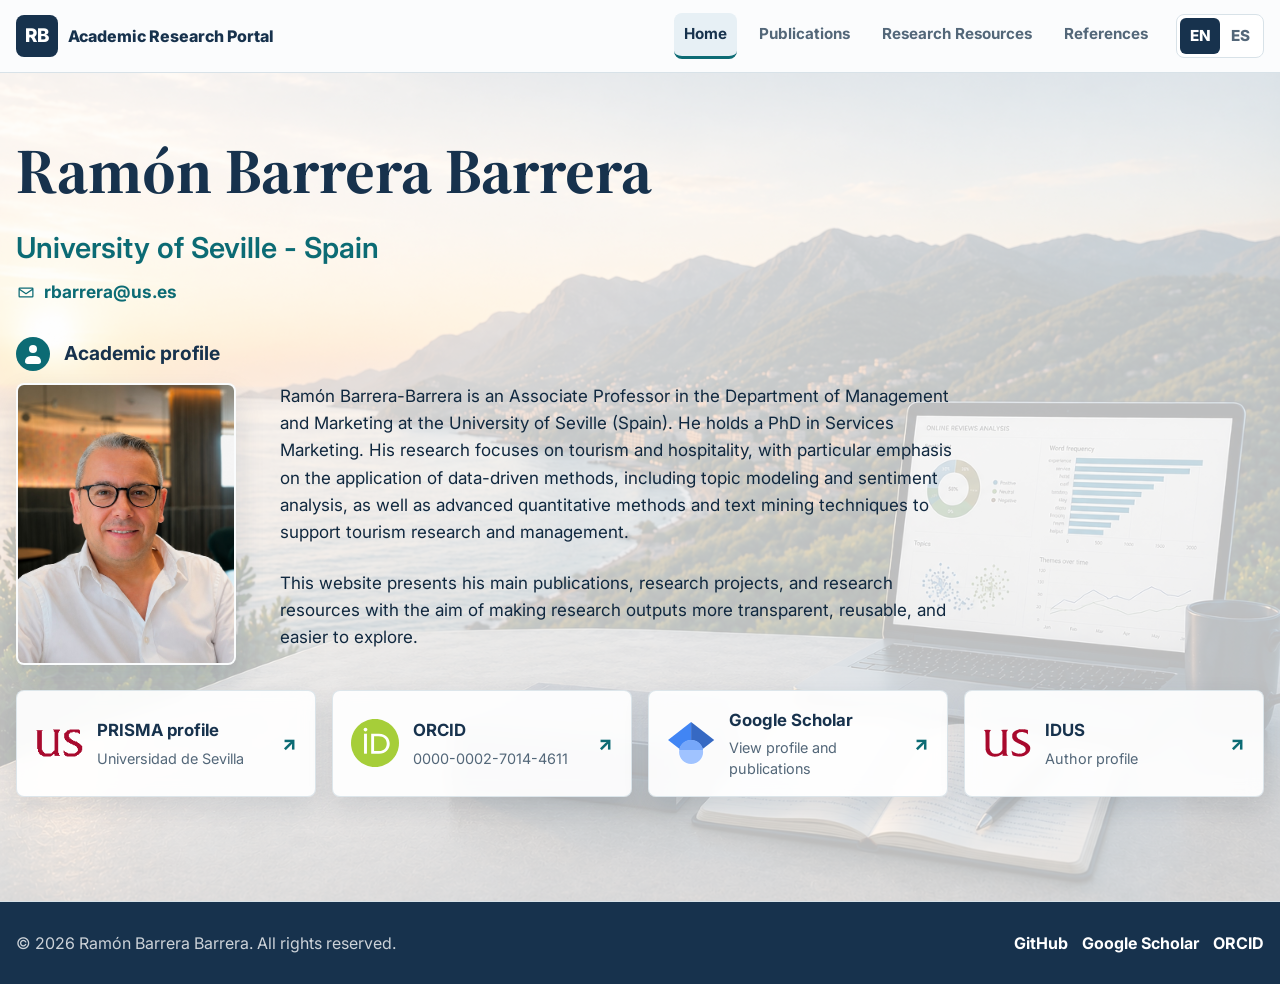
<file: index.html>
<!DOCTYPE html>
<html lang="en">
<head>
  <meta charset="UTF-8">
  <meta name="viewport" content="width=device-width, initial-scale=1.0">
  <meta name="google-site-verification" content="OC6nDEr-KnOEkqPdKOXV8dbrIe2vKHp-w_-SmUpB6vY">
  <meta name="description" content="Academic Research Portal for Ramón Barrera Barrera, Professor of Tourism and Marketing.">
  <title>Academic Research Portal – Ramón Barrera Barrera</title>
  <link rel="preconnect" href="https://fonts.googleapis.com">
  <link rel="preconnect" href="https://fonts.gstatic.com" crossorigin>
  <link href="https://fonts.googleapis.com/css2?family=Inter:wght@400;500;600;700;800&family=Source+Serif+4:wght@600;700&display=swap" rel="stylesheet">
  <link rel="stylesheet" href="style.css">
</head>
<body data-page="home">
  <header class="site-header">
    <nav class="navbar container" aria-label="Primary navigation" data-i18n-aria-label="aria.primaryNavigation">
      <a class="brand" href="index.html" aria-label="Academic Research Portal home" data-i18n-aria-label="aria.portalHome">
        <span class="brand-mark">RB</span>
        <span data-i18n="brand.name">Academic Research Portal</span>
      </a>
      <ul class="nav-links">
        <li><a class="active" href="index.html" data-i18n="nav.home">Home</a></li>
        <li><a href="publications.html" data-i18n="nav.publications">Publications</a></li>
        <li><a href="appendices.html" data-i18n="nav.researchResources">Research Resources</a></li>
        <li><a href="projects.html" data-i18n="nav.projects">References</a></li>
      </ul>
      <div class="nav-actions">
        <div class="language-selector" role="group" aria-label="Language selector" data-i18n-aria-label="aria.languageSelector">
          <button class="language-button active" type="button" data-language="en" aria-label="Switch to English" data-i18n-aria-label="aria.switchEnglish" aria-pressed="true">EN</button>
          <button class="language-button" type="button" data-language="es" aria-label="Switch to Spanish" data-i18n-aria-label="aria.switchSpanish" aria-pressed="false">ES</button>
        </div>
        <button class="nav-toggle" type="button" aria-label="Open navigation menu" data-i18n-aria-label="aria.openMenu" aria-expanded="false"><span></span><span></span><span></span></button>
      </div>
    </nav>
  </header>

  <main>
    <section class="hero academic-hero">
      <div class="container homepage-hero-content">
        <div class="homepage-profile-grid">
          <div class="homepage-profile-copy">
            <h1>Ramón Barrera Barrera</h1>
            <p class="hero-affiliation" data-i18n="home.affiliation">University of Seville - Spain</p>
            <a class="hero-email" href="mailto:rbarrera@us.es" aria-label="Enviar correo electronico a Ramon Barrera-Barrera">
              <svg class="hero-email-icon" viewBox="0 0 24 24" aria-hidden="true" focusable="false">
                <path d="M4.5 6.5h15A1.5 1.5 0 0 1 21 8v9a1.5 1.5 0 0 1-1.5 1.5h-15A1.5 1.5 0 0 1 3 17V8a1.5 1.5 0 0 1 1.5-1.5Zm0 1.5 7.5 5.2L19.5 8m-15 9h15V9.8l-7.1 4.9a.7.7 0 0 1-.8 0L4.5 9.8V17Z"></path>
              </svg>
              <span>rbarrera@us.es</span>
            </a>

            <div class="homepage-biography">
              <div class="profile-heading">
                <span class="profile-heading-icon" aria-hidden="true"></span>
                <h2 data-i18n="home.profileTitle">Academic profile</h2>
              </div>
              <div class="profile-bio-layout">
                <figure class="profile-photo-frame">
                  <img src="images/profile.jpg" alt="Professional portrait of RamÃ³n Barrera Barrera" data-i18n-alt="home.profileAlt">
                </figure>
                <div class="prose">
                <p data-i18n="home.biographyOne">Ramón Barrera-Barrera is an Associate Professor in the Department of Management and Marketing at the University of Seville (Spain). He holds a PhD in Services Marketing. His research focuses on tourism and hospitality, with particular emphasis on the application of data-driven methods, including topic modeling and sentiment analysis, as well as advanced quantitative methods and text mining techniques to support tourism research and management.</p>
                <p data-i18n="home.biographyTwo">This website presents his main publications, research projects, and research resources with the aim of making research outputs more transparent, reusable, and easier to explore.</p>
                </div>
              </div>
            </div>
          </div>

        </div>

        <div class="academic-links-grid homepage-academic-links" aria-label="Academic profiles" data-i18n-aria-label="home.academicProfilesAria">
          <a class="academic-link-card" href="https://prisma.us.es/investigador/328" target="_blank" rel="noopener noreferrer">
            <img class="academic-link-logo" src="images/logos/prisma.ico" alt="" aria-hidden="true">
            <span class="academic-link-copy"><strong data-i18n="home.prismaTitle">PRISMA profile</strong><small data-i18n="home.prismaDescription">Universidad de Sevilla</small></span>
            <span class="external-arrow" aria-hidden="true">↗</span>
          </a>
          <a class="academic-link-card" href="https://orcid.org/0000-0002-7014-4611" target="_blank" rel="noopener noreferrer">
            <img class="academic-link-logo" src="images/logos/orcid.svg" alt="" aria-hidden="true">
            <span class="academic-link-copy"><strong>ORCID</strong><small>0000-0002-7014-4611</small></span>
            <span class="external-arrow" aria-hidden="true">↗</span>
          </a>
          <a class="academic-link-card" href="https://scholar.google.es/citations?user=91yAEjAAAAAJ" target="_blank" rel="noopener noreferrer">
            <img class="academic-link-logo" src="images/logos/google-scholar.ico" alt="" aria-hidden="true">
            <span class="academic-link-copy"><strong>Google Scholar</strong><small data-i18n="home.scholarDescription">View profile and publications</small></span>
            <span class="external-arrow" aria-hidden="true">↗</span>
          </a>
          <a class="academic-link-card" href="https://idus.us.es/author-profiles/328" target="_blank" rel="noopener noreferrer">
            <img class="academic-link-logo" src="images/logos/idus.svg" alt="" aria-hidden="true">
            <span class="academic-link-copy"><strong>IDUS</strong><small data-i18n="home.idusDescription">Author profile</small></span>
            <span class="external-arrow" aria-hidden="true">↗</span>
          </a>
        </div>
      </div>
    </section>
  </main>

  <footer class="site-footer">
    <div class="container footer-content">
      <p>&copy; <span id="current-year"></span> Ramón Barrera Barrera. <span data-i18n="footer.rights">All rights reserved.</span></p>
      <div class="footer-links">
        <a href="#" aria-label="GitHub profile placeholder" data-i18n-aria-label="aria.githubPlaceholder">GitHub</a>
        <a href="#" aria-label="Google Scholar profile placeholder" data-i18n-aria-label="aria.scholarPlaceholder">Google Scholar</a>
        <a href="#" aria-label="ORCID profile placeholder" data-i18n-aria-label="aria.orcidPlaceholder">ORCID</a>
      </div>
    </div>
  </footer>

  <script src="script.js"></script>
</body>
</html>
</file>
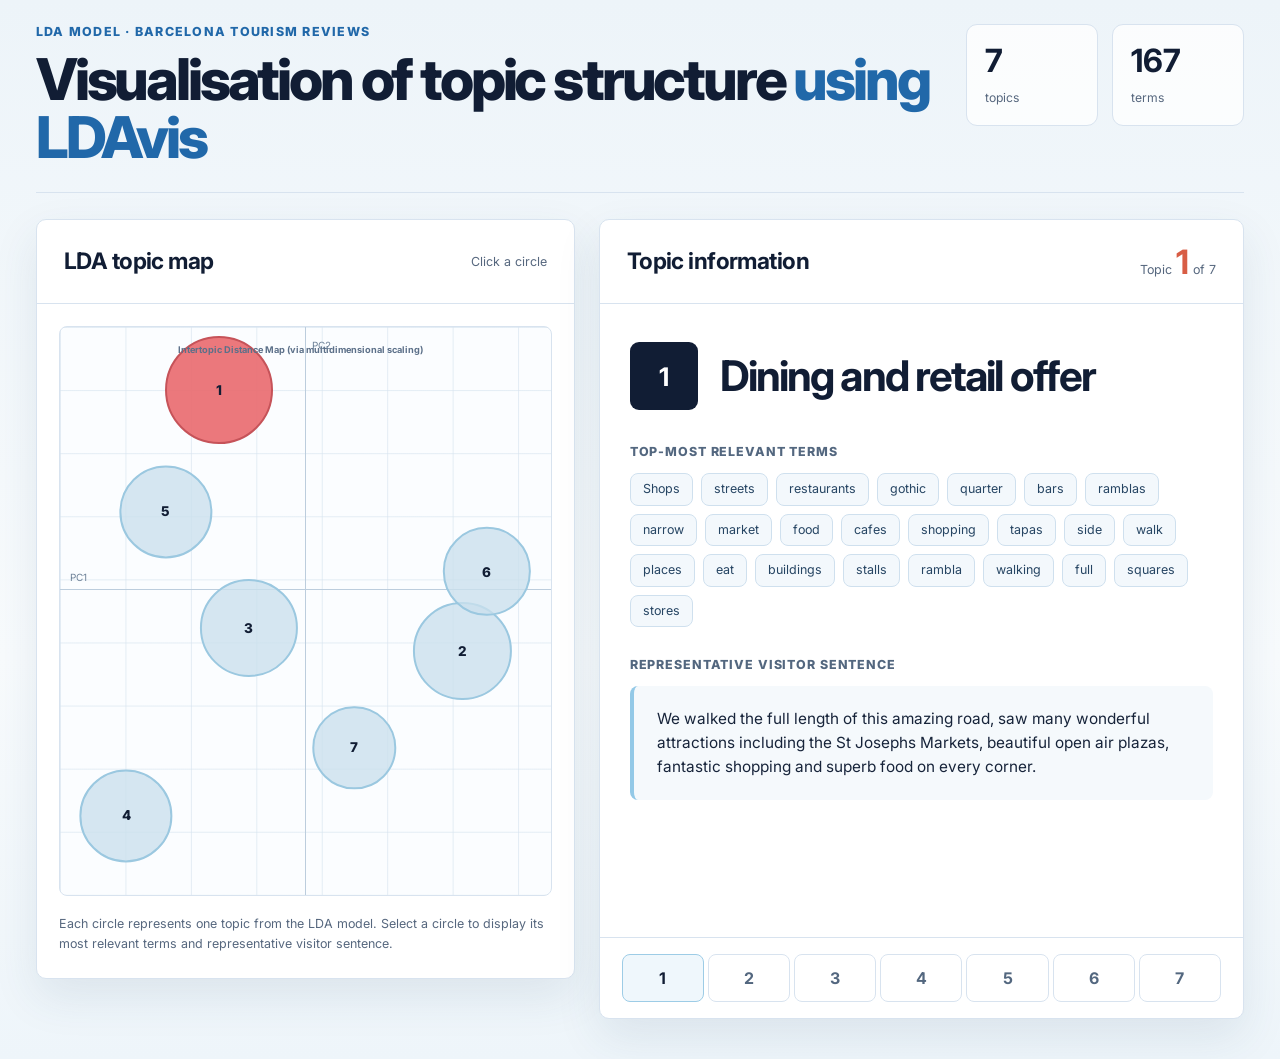
<file: results/destination-attractiveness/index.html>
<!doctype html>
<html lang="en">
<head>
  <meta charset="UTF-8">
  <meta name="viewport" content="width=device-width, initial-scale=1.0">
  <meta name="description" content="Interactive visualisation of Barcelona's tourism topic structure using LDAvis.">
  <title>Visualisation of topic structure using LDAvis</title>
  <link rel="preconnect" href="https://fonts.googleapis.com">
  <link rel="preconnect" href="https://fonts.gstatic.com" crossorigin>
  <link href="https://fonts.googleapis.com/css2?family=Inter:wght@400;500;600;700;800&display=swap" rel="stylesheet">
  <link rel="stylesheet" href="styles.css">
</head>
<body>
  <main class="page">
    <header class="hero">
      <div>
        <p class="eyebrow">LDA model · Barcelona tourism reviews</p>
        <h1>Visualisation of topic structure <span>using LDAvis</span></h1>
      </div>
      <div class="summary" aria-label="Model summary">
        <div class="summary-card"><strong>7</strong><span>topics</span></div>
        <div class="summary-card"><strong>167</strong><span>terms</span></div>
      </div>
    </header>

    <section class="workspace">
      <article class="panel map-panel">
        <header class="panel-header">
          <h2>LDA topic map</h2>
          <span>Click a circle</span>
        </header>
        <div class="panel-body">
          <div class="topic-map" id="topic-map" role="group" aria-label="Interactive intertopic distance map">
            <p class="map-title">Intertopic Distance Map (via multidimensional scaling)</p>
            <span class="axis axis-x"></span>
            <span class="axis axis-y"></span>
            <span class="axis-label label-pc1">PC1</span>
            <span class="axis-label label-pc2">PC2</span>
          </div>
          <p class="map-note">Each circle represents one topic from the LDA model. Select a circle to display its most relevant terms and representative visitor sentence.</p>
        </div>
      </article>

      <article class="panel info-panel">
        <header class="panel-header">
          <h2>Topic information</h2>
          <span>Topic <strong id="current-topic">1</strong> of 7</span>
        </header>
        <div class="info-body topic-detail" id="topic-detail" aria-live="polite">
          <div class="topic-heading">
            <div class="topic-mark" id="topic-mark">1</div>
            <h3 id="detail-label"></h3>
          </div>
          <section class="detail-section">
            <p class="section-label">Top-most relevant terms</p>
            <div class="terms" id="terms"></div>
          </section>
          <section class="detail-section">
            <p class="section-label">Representative visitor sentence</p>
            <blockquote id="sentence"></blockquote>
          </section>
        </div>
        <nav class="topic-navigation" id="topic-list" aria-label="Topic navigation"></nav>
      </article>
    </section>
  </main>
  <script src="script.js"></script>
</body>
</html>
</file>
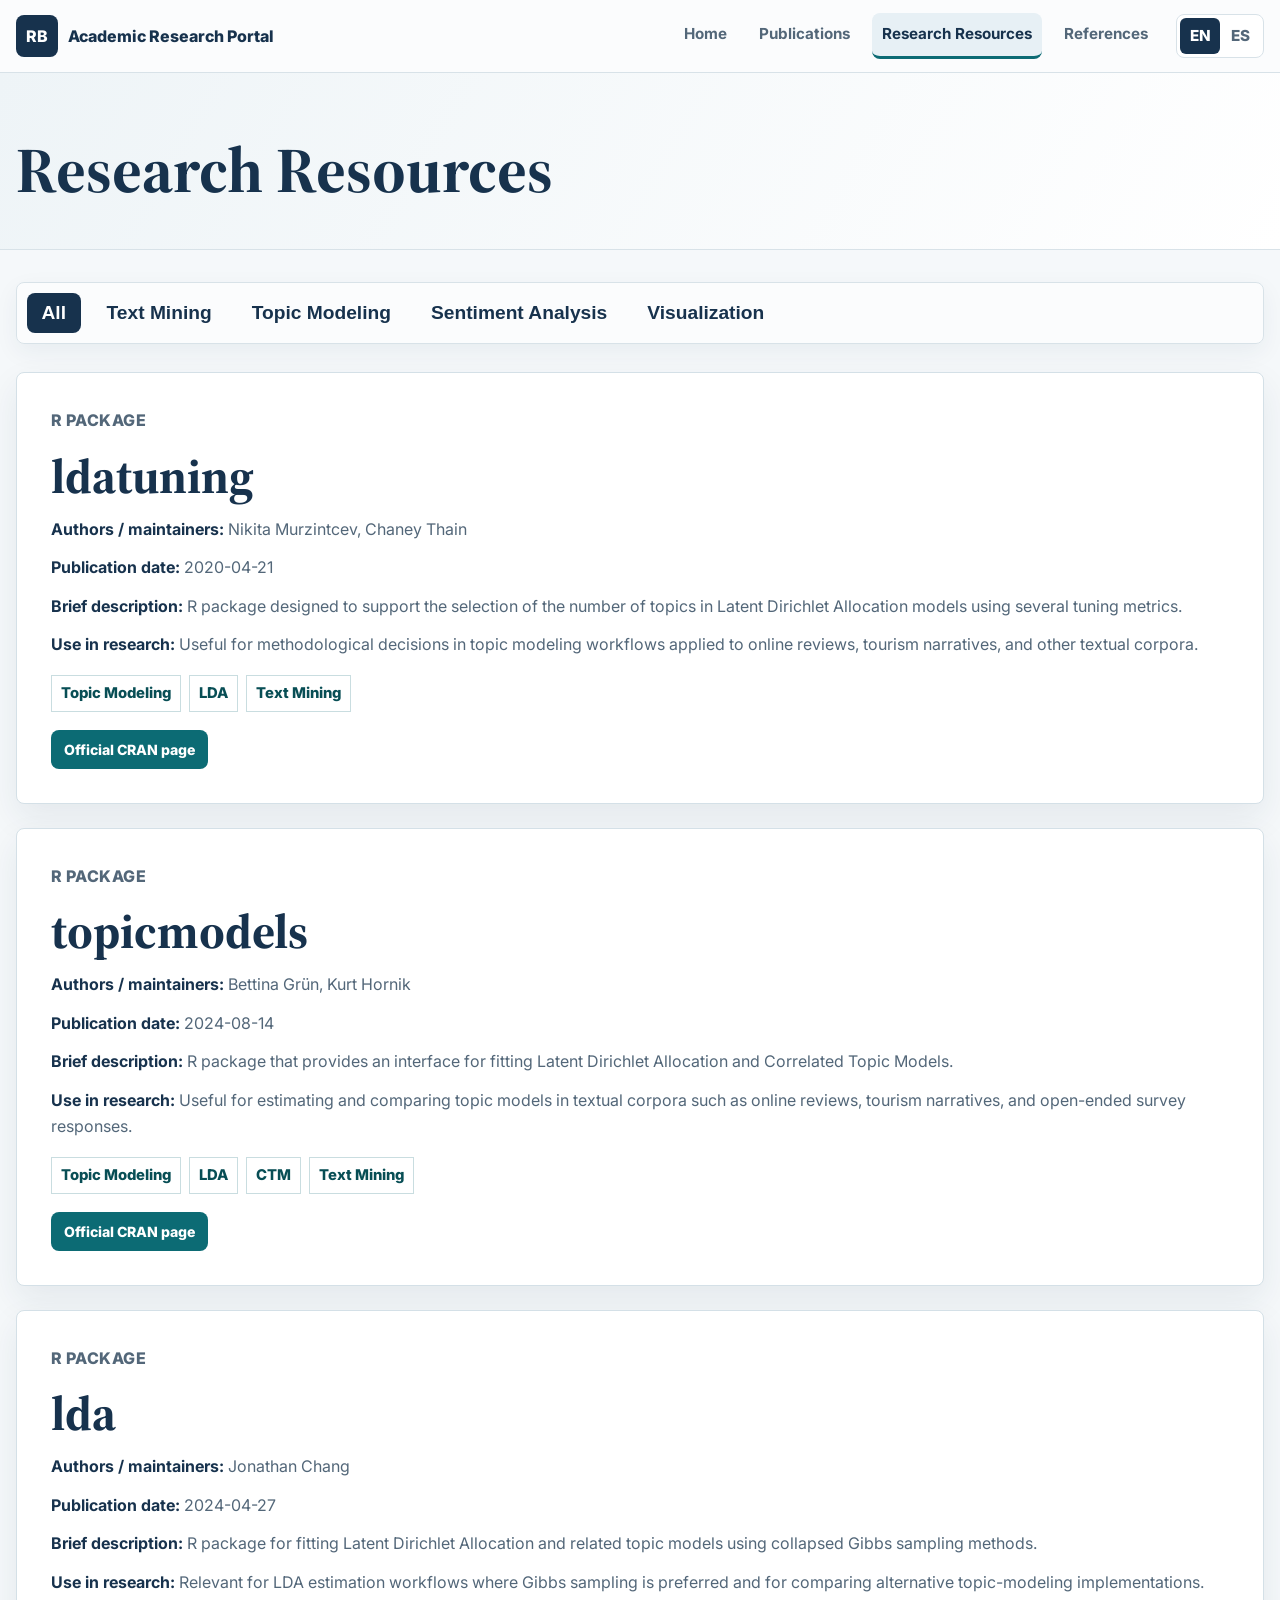
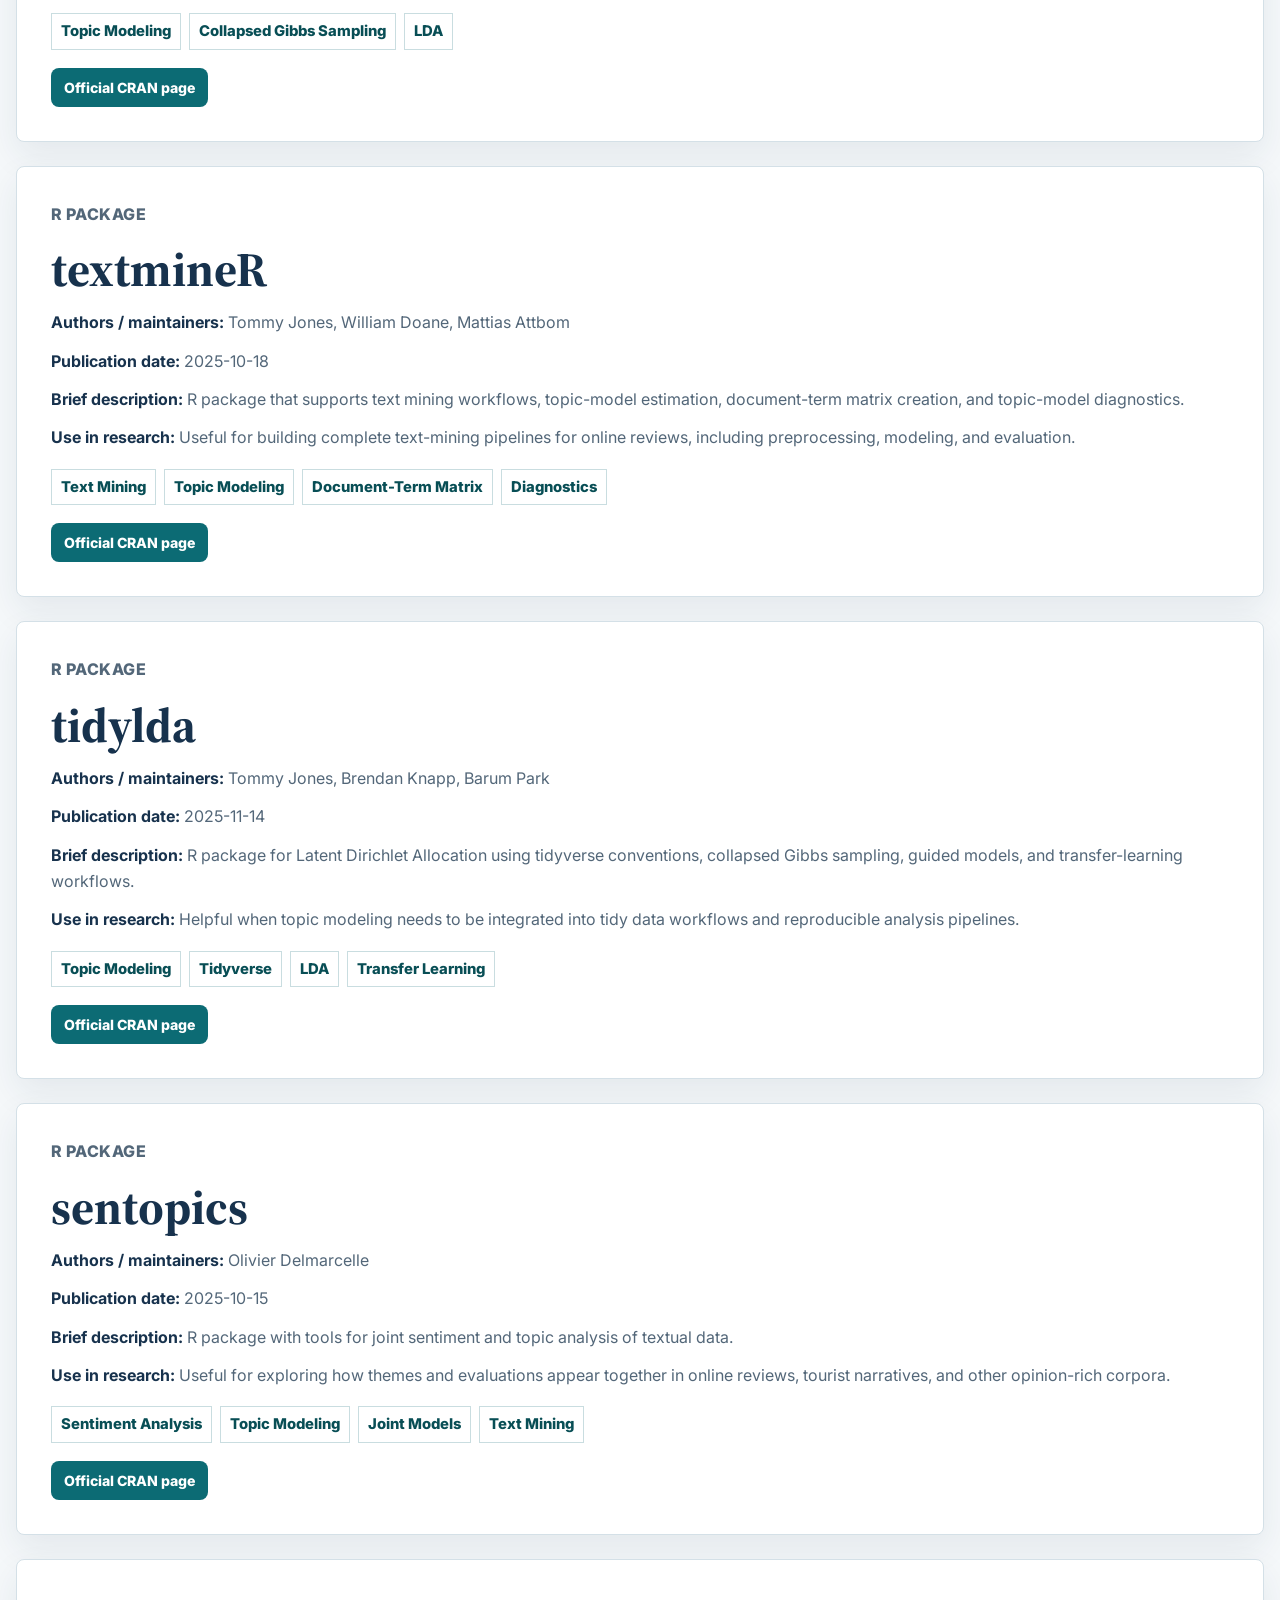
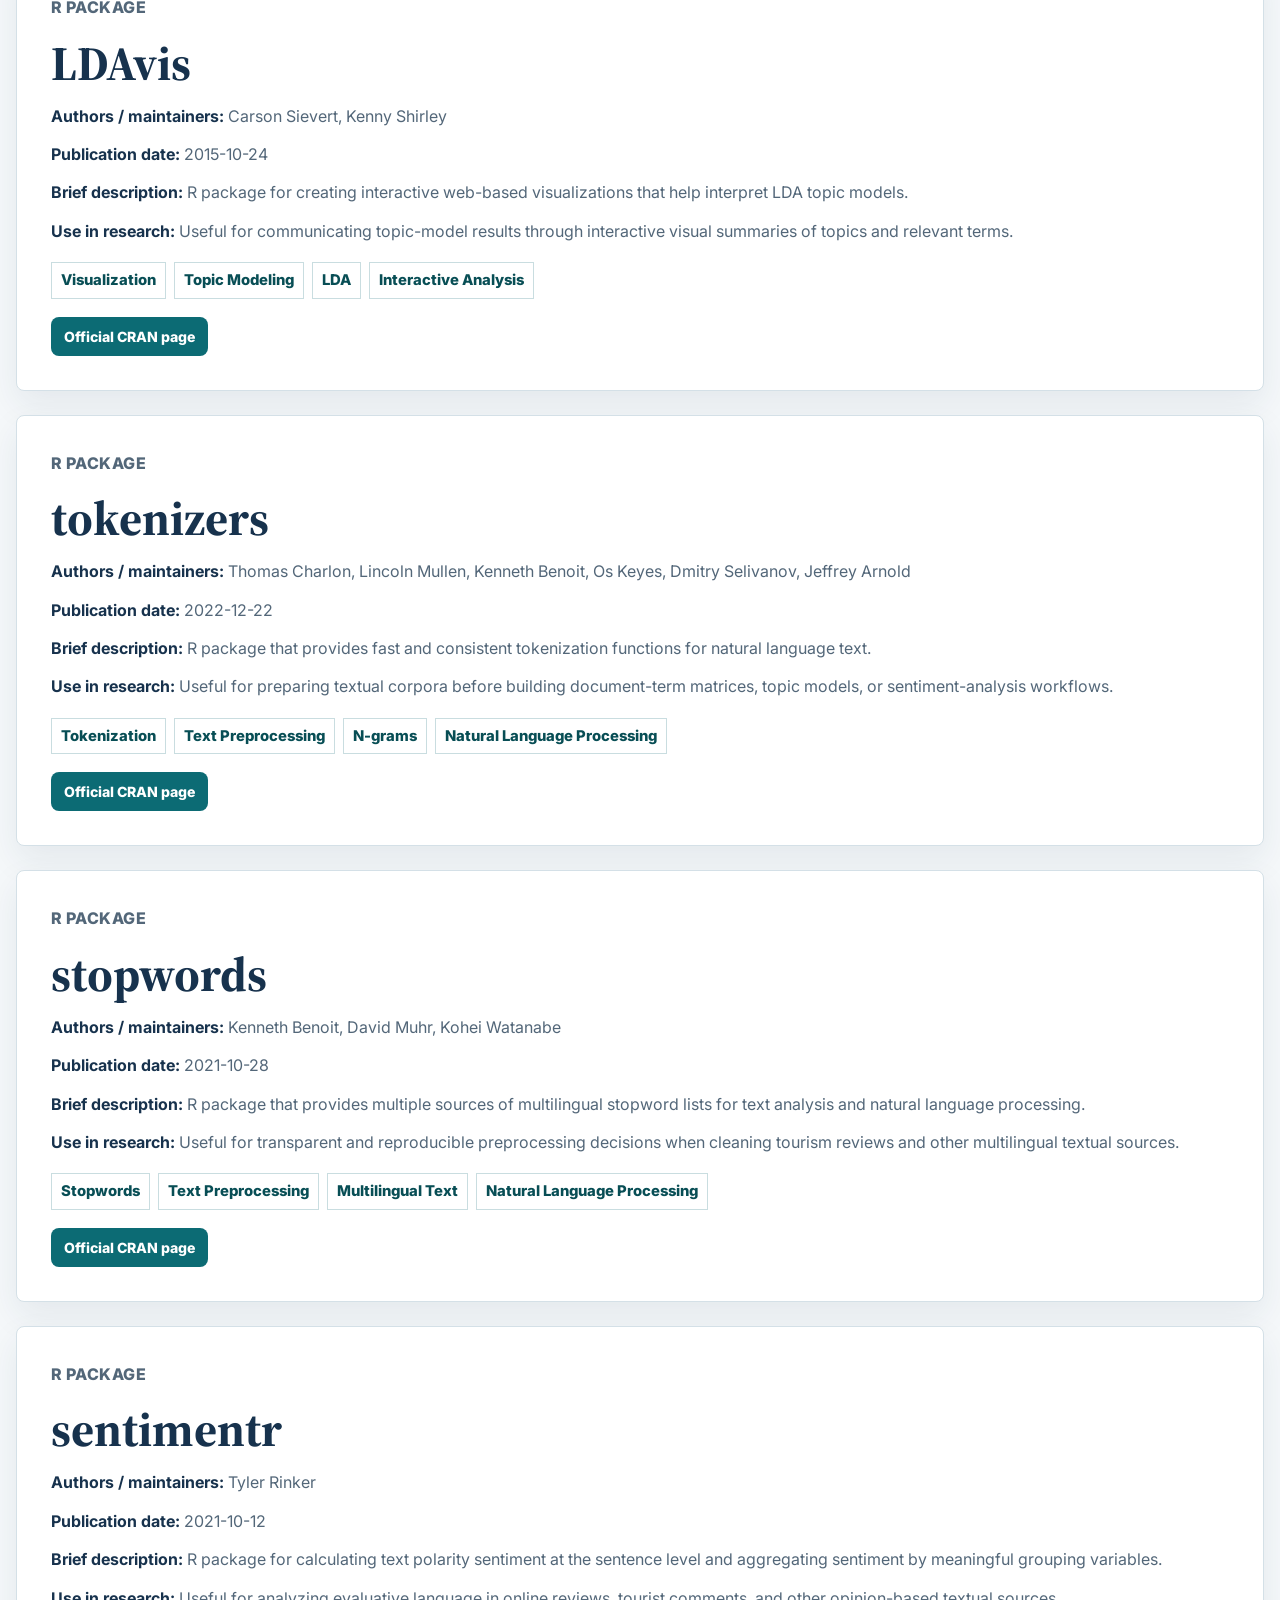
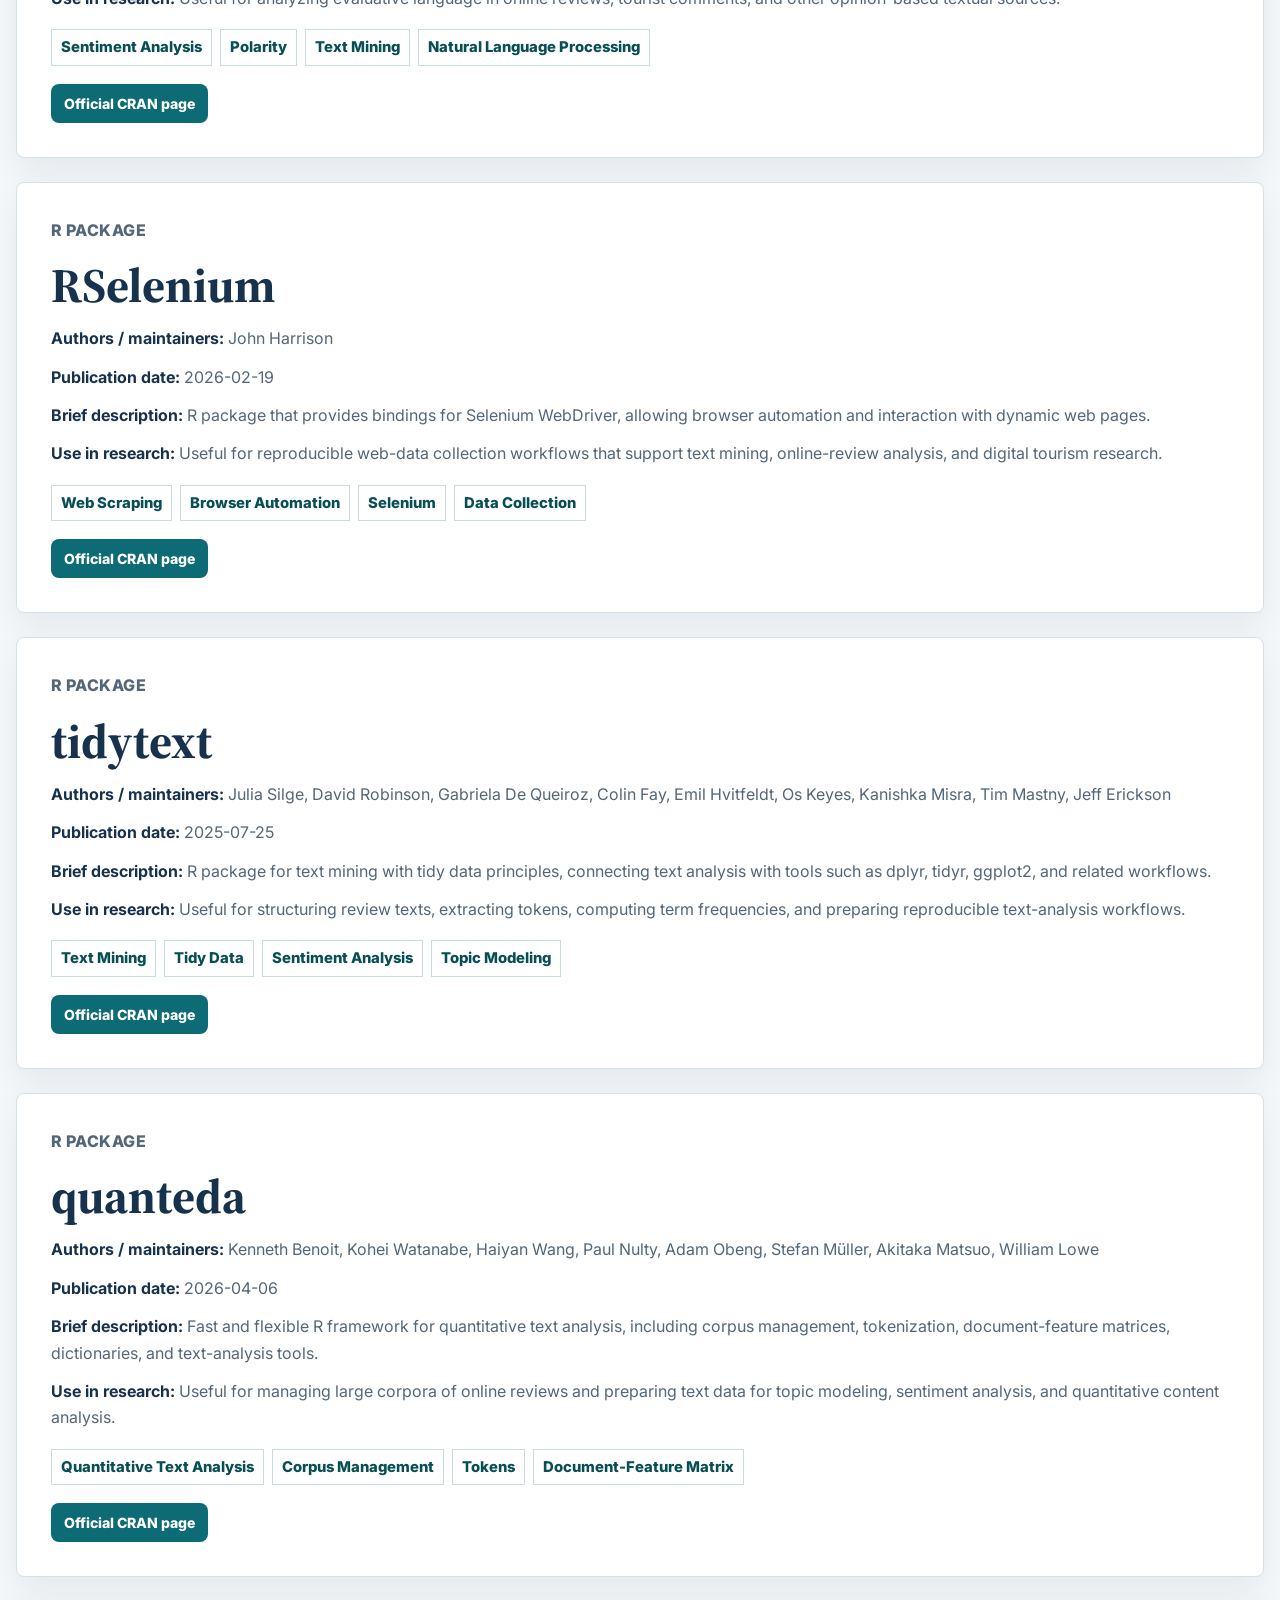
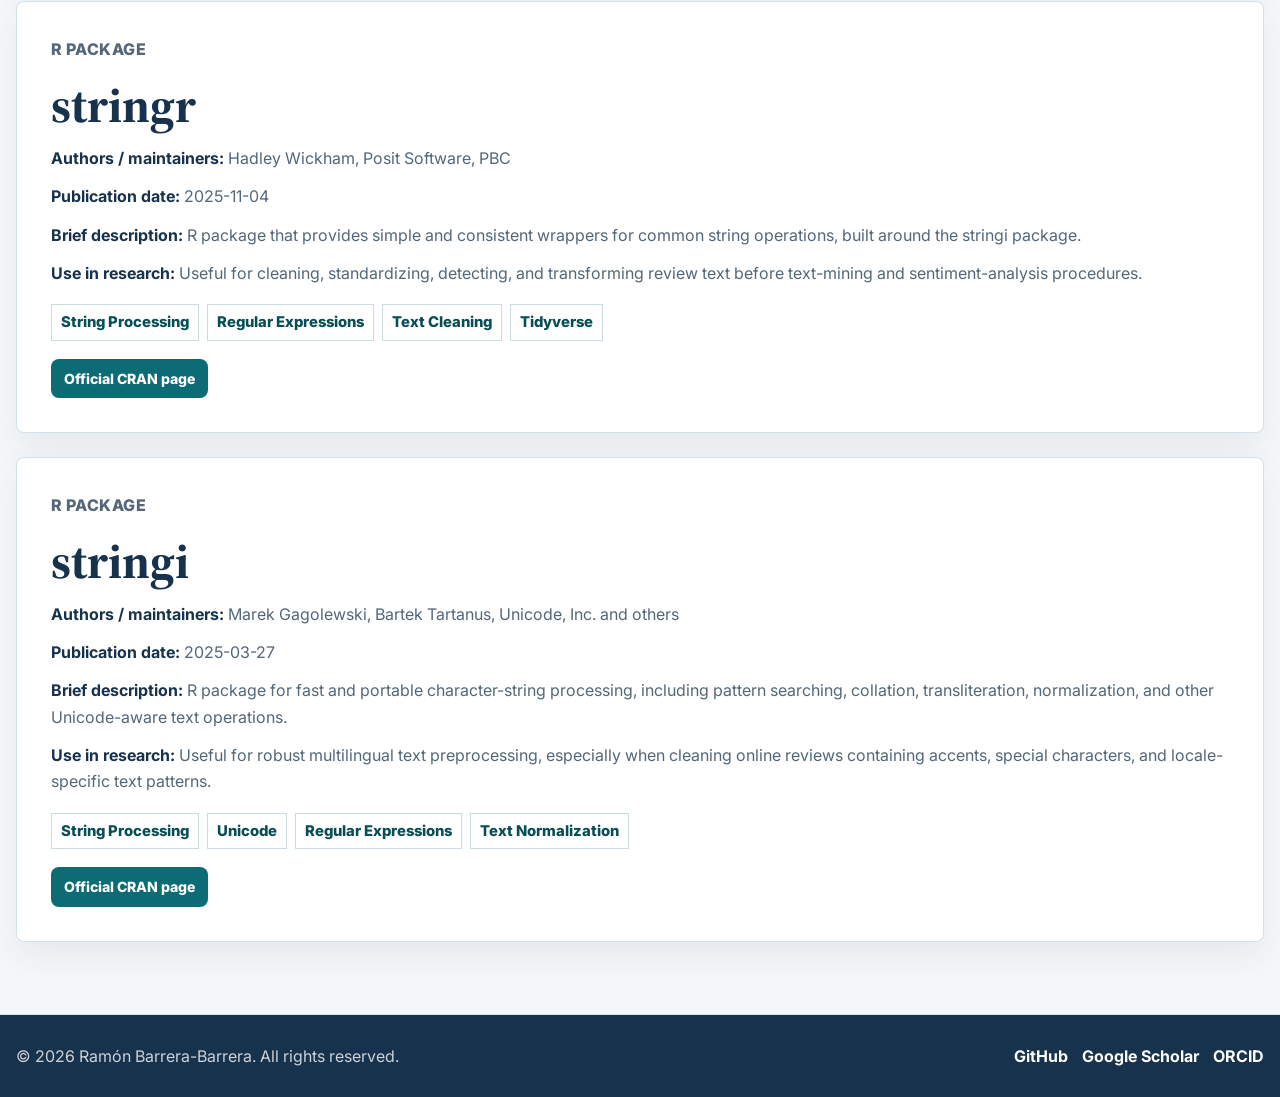
<file: appendices.html>
<!DOCTYPE html>
<html lang="en">
<head>
  <meta charset="UTF-8">
  <meta name="viewport" content="width=device-width, initial-scale=1.0">
  <meta name="description" content="Interactive research appendices and datasets for tourism and marketing research.">
  <title>Interactive Appendices - Academic Research Portal Ramón Barrera-Barrera</title>
  <link rel="preconnect" href="https://fonts.googleapis.com">
  <link rel="preconnect" href="https://fonts.gstatic.com" crossorigin>
  <link href="https://fonts.googleapis.com/css2?family=Inter:wght@400;500;600;700;800&family=Source+Serif+4:wght@600;700&display=swap" rel="stylesheet">
  <link rel="stylesheet" href="style.css">
</head>
<body data-page="appendices">
  <header class="site-header">
    <nav class="navbar container" aria-label="Primary navigation" data-i18n-aria-label="aria.primaryNavigation">
      <a class="brand" href="index.html" aria-label="Academic Research Portal home" data-i18n-aria-label="aria.portalHome"><span class="brand-mark">RB</span><span data-i18n="brand.name">Academic Research Portal</span></a>
      <ul class="nav-links">
        <li><a href="index.html" data-i18n="nav.home">Home</a></li>
        <li><a href="publications.html" data-i18n="nav.publications">Publications</a></li>
        <li><a class="active" href="appendices.html" data-i18n="nav.researchResources">Research Resources</a></li>
        <li><a href="projects.html" data-i18n="nav.projects">References</a></li>
      </ul>
      <div class="nav-actions">
        <div class="language-selector" role="group" aria-label="Language selector" data-i18n-aria-label="aria.languageSelector">
          <button class="language-button active" type="button" data-language="en" aria-label="Switch to English" data-i18n-aria-label="aria.switchEnglish" aria-pressed="true">EN</button>
          <button class="language-button" type="button" data-language="es" aria-label="Switch to Spanish" data-i18n-aria-label="aria.switchSpanish" aria-pressed="false">ES</button>
        </div>
        <button class="nav-toggle" type="button" aria-label="Open navigation menu" data-i18n-aria-label="aria.openMenu" aria-expanded="false"><span></span><span></span><span></span></button>
      </div>
    </nav>
  </header>

  <main>
    <section class="page-hero">
      <div class="container">
        <h1 data-i18n="resources.title">Research Resources</h1>
      </div>
    </section>

    <section class="section research-resources-section">
      <div class="container">
        <div class="publication-controls resource-controls">
          <div class="filter-toolbar" aria-label="Research resource filters" data-i18n-aria-label="aria.resourceFilters">
            <button class="filter-button active" data-resource-filter="all" type="button" data-i18n="filters.all">All</button>
            <button class="filter-button" data-resource-filter="text-mining" type="button" data-i18n="filters.textMining">Text Mining</button>
            <button class="filter-button" data-resource-filter="topic-modeling" type="button" data-i18n="filters.topicModeling">Topic Modeling</button>
            <button class="filter-button" data-resource-filter="sentiment-analysis" type="button" data-i18n="filters.sentimentAnalysis">Sentiment Analysis</button>
            <button class="filter-button" data-resource-filter="visualization" type="button" data-i18n="filters.visualization">Visualization</button>
          </div>
        </div>

        <div class="resource-list" id="resource-list"></div>
        <div class="empty-state" id="resources-empty" hidden>
          <h2 data-i18n="resources.emptyTitle">Research resources will be added soon</h2>
          <p data-i18n="resources.emptyText">This section will include R packages, official documentation links, and methodological notes used in research workflows.</p>
        </div>
      </div>
    </section>
  </main>

  <footer class="site-footer">
    <div class="container footer-content">
      <p>&copy; <span id="current-year"></span> Ramón Barrera-Barrera. <span data-i18n="footer.rights">All rights reserved.</span></p>
      <div class="footer-links"><a href="#">GitHub</a><a href="#">Google Scholar</a><a href="#">ORCID</a></div>
    </div>
  </footer>
  <script src="script.js"></script>
</body>
</html>
</file>
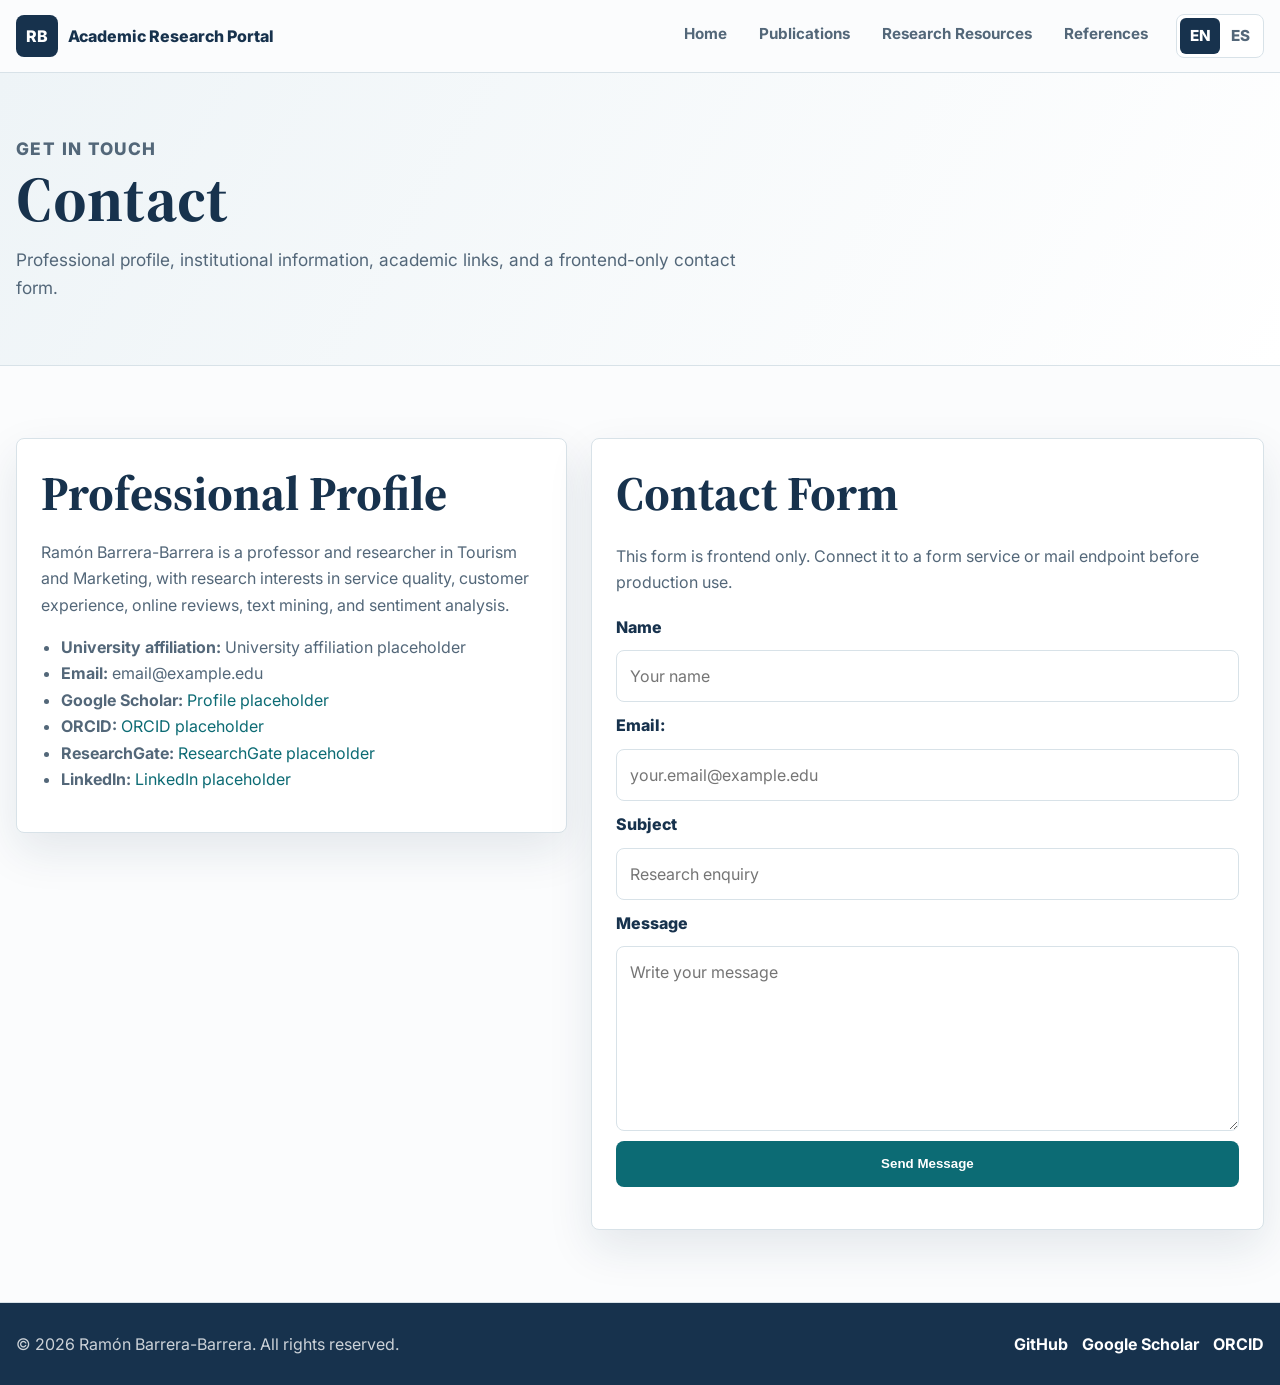
<file: contact.html>
<!DOCTYPE html>
<html lang="en">
<head>
  <meta charset="UTF-8">
  <meta name="viewport" content="width=device-width, initial-scale=1.0">
  <meta name="description" content="Contact details for Ramón Barrera-Barrera.">
  <title>Contact - Academic Research Portal Ramón Barrera-Barrera</title>
  <link rel="preconnect" href="https://fonts.googleapis.com">
  <link rel="preconnect" href="https://fonts.gstatic.com" crossorigin>
  <link href="https://fonts.googleapis.com/css2?family=Inter:wght@400;500;600;700;800&family=Source+Serif+4:wght@600;700&display=swap" rel="stylesheet">
  <link rel="stylesheet" href="style.css">
</head>
<body data-page="contact">
  <header class="site-header">
    <nav class="navbar container" aria-label="Primary navigation" data-i18n-aria-label="aria.primaryNavigation">
      <a class="brand" href="index.html" aria-label="Academic Research Portal home" data-i18n-aria-label="aria.portalHome"><span class="brand-mark">RB</span><span data-i18n="brand.name">Academic Research Portal</span></a>
      <ul class="nav-links">
        <li><a href="index.html" data-i18n="nav.home">Home</a></li>
        <li><a href="publications.html" data-i18n="nav.publications">Publications</a></li>
        <li><a href="appendices.html" data-i18n="nav.researchResources">Research Resources</a></li>
        <li><a href="projects.html" data-i18n="nav.projects">References</a></li>
      </ul>
      <div class="nav-actions">
        <div class="language-selector" role="group" aria-label="Language selector" data-i18n-aria-label="aria.languageSelector">
          <button class="language-button active" type="button" data-language="en" aria-label="Switch to English" data-i18n-aria-label="aria.switchEnglish" aria-pressed="true">EN</button>
          <button class="language-button" type="button" data-language="es" aria-label="Switch to Spanish" data-i18n-aria-label="aria.switchSpanish" aria-pressed="false">ES</button>
        </div>
        <button class="nav-toggle" type="button" aria-label="Open navigation menu" data-i18n-aria-label="aria.openMenu" aria-expanded="false"><span></span><span></span><span></span></button>
      </div>
    </nav>
  </header>

  <main>
    <section class="page-hero">
      <div class="container">
        <p class="eyebrow" data-i18n="contact.eyebrow">Get in Touch</p>
        <h1 data-i18n="contact.title">Contact</h1>
        <p data-i18n="contact.intro">Professional profile, institutional information, academic links, and a frontend-only contact form.</p>
      </div>
    </section>

    <section class="section">
      <div class="container contact-grid">
        <article class="contact-card">
          <h2 data-i18n="contact.profileTitle">Professional Profile</h2>
          <p data-i18n="contact.profileText">Ramón Barrera-Barrera is a professor and researcher in Tourism and Marketing, with research interests in service quality, customer experience, online reviews, text mining, and sentiment analysis.</p>
          <ul class="contact-list">
            <li><strong data-i18n="contact.affiliationLabel">University affiliation:</strong> <span data-i18n="contact.affiliationPlaceholder">University affiliation placeholder</span></li>
            <li><strong data-i18n="contact.emailLabel">Email:</strong> email@example.edu</li>
            <li><strong>Google Scholar:</strong> <a href="#" data-i18n="contact.profilePlaceholder">Profile placeholder</a></li>
            <li><strong>ORCID:</strong> <a href="#" data-i18n="contact.orcidPlaceholder">ORCID placeholder</a></li>
            <li><strong>ResearchGate:</strong> <a href="#" data-i18n="contact.researchGatePlaceholder">ResearchGate placeholder</a></li>
            <li><strong>LinkedIn:</strong> <a href="#" data-i18n="contact.linkedInPlaceholder">LinkedIn placeholder</a></li>
          </ul>
        </article>

        <form class="contact-form" id="contact-form">
          <h2 data-i18n="contact.formTitle">Contact Form</h2>
          <p class="form-note" data-i18n="contact.formNote">This form is frontend only. Connect it to a form service or mail endpoint before production use.</p>
          <label for="name" data-i18n="contact.name">Name</label>
          <input id="name" name="name" type="text" autocomplete="name" placeholder="Your name" data-i18n-placeholder="contact.namePlaceholder" required>

          <label for="email" data-i18n="contact.emailLabel">Email</label>
          <input id="email" name="email" type="email" autocomplete="email" placeholder="your.email@example.edu" data-i18n-placeholder="contact.emailPlaceholder" required>

          <label for="subject" data-i18n="contact.subject">Subject</label>
          <input id="subject" name="subject" type="text" placeholder="Research enquiry" data-i18n-placeholder="contact.subjectPlaceholder" required>

          <label for="message" data-i18n="contact.message">Message</label>
          <textarea id="message" name="message" rows="6" placeholder="Write your message" data-i18n-placeholder="contact.messagePlaceholder" required></textarea>

          <button class="button primary" type="submit" data-i18n="contact.send">Send Message</button>
          <p class="form-status" role="status" aria-live="polite"></p>
        </form>
      </div>
    </section>
  </main>

  <footer class="site-footer">
    <div class="container footer-content">
      <p>&copy; <span id="current-year"></span> Ramón Barrera-Barrera. <span data-i18n="footer.rights">All rights reserved.</span></p>
      <div class="footer-links"><a href="#">GitHub</a><a href="#">Google Scholar</a><a href="#">ORCID</a></div>
    </div>
  </footer>
  <script src="script.js"></script>
</body>
</html>
</file>
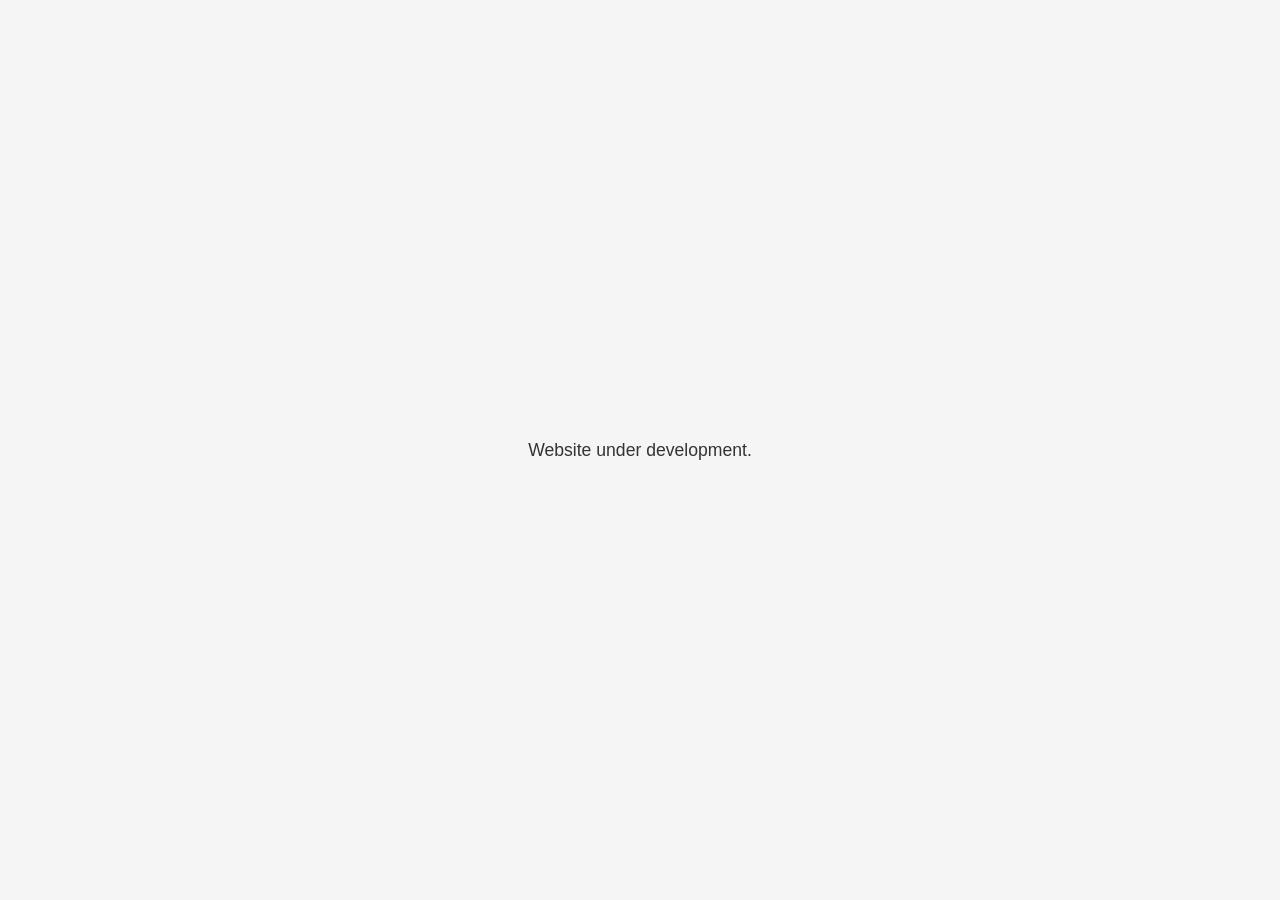
<file: index-dev.html>
<!-- Temporary development landing page. Restore index-full.html as index.html to publish the full website. -->
<!DOCTYPE html>
<html lang="en">
<head>
  <meta charset="UTF-8">
  <meta name="viewport" content="width=device-width, initial-scale=1.0">
  <meta name="robots" content="noindex,nofollow">
  <title>Website under development</title>
  <style>
    * {
      box-sizing: border-box;
    }

    body {
      display: grid;
      min-height: 100vh;
      margin: 0;
      place-items: center;
      padding: 24px;
      background: #f5f5f5;
      color: #333333;
      font-family: Arial, sans-serif;
    }

    p {
      margin: 0;
      font-size: 1.1rem;
      text-align: center;
    }
  </style>
</head>
<body>
  <p>Website under development.</p>
</body>
</html>
</file>
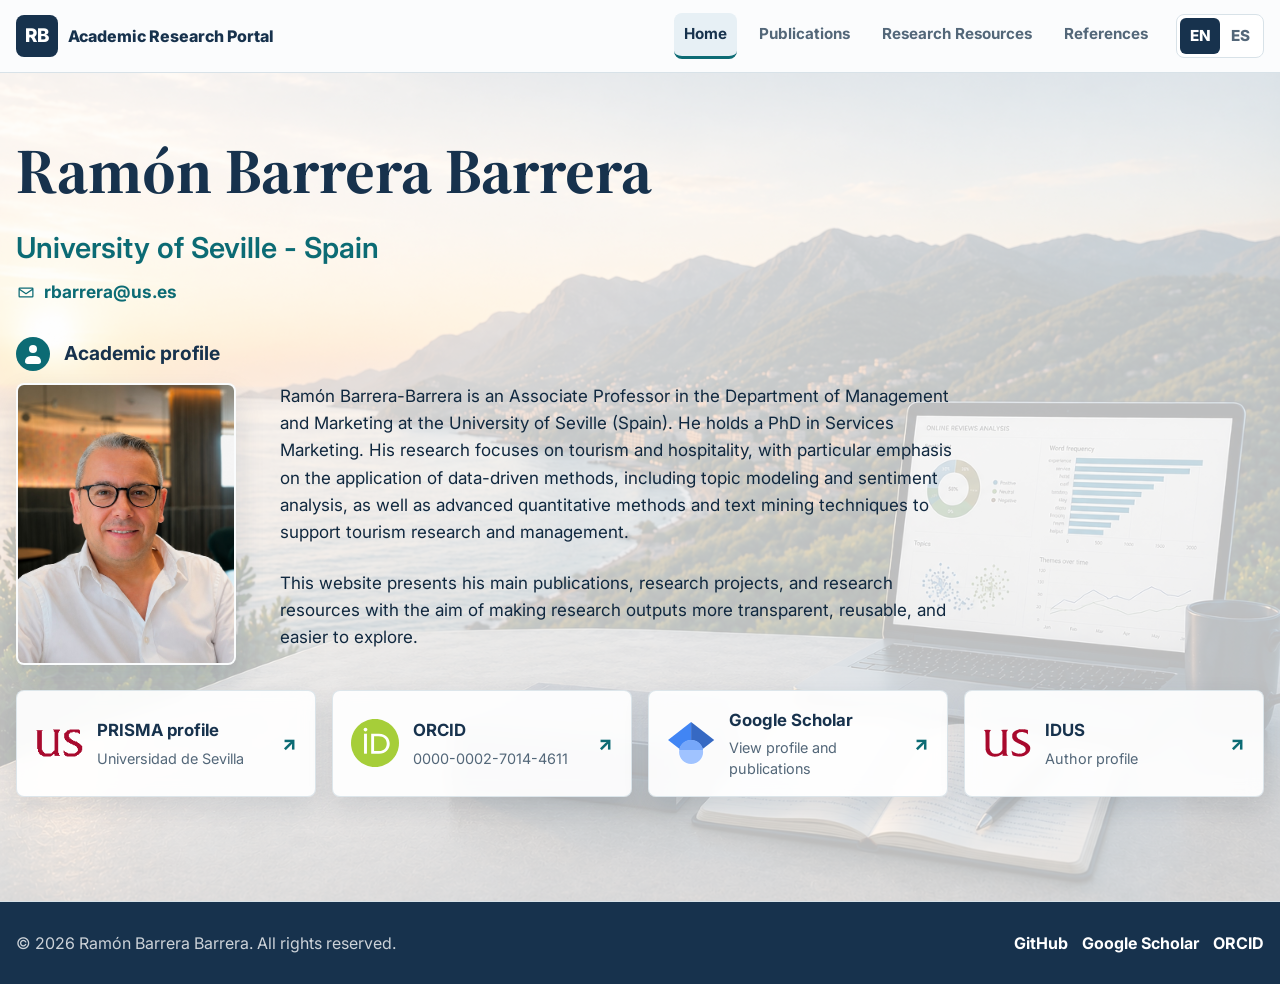
<file: index-full.html>
<!DOCTYPE html>
<html lang="en">
<head>
  <meta charset="UTF-8">
  <meta name="viewport" content="width=device-width, initial-scale=1.0">
  <meta name="description" content="Academic Research Portal for Ramón Barrera Barrera, Professor of Tourism and Marketing.">
  <title>Academic Research Portal – Ramón Barrera Barrera</title>
  <link rel="preconnect" href="https://fonts.googleapis.com">
  <link rel="preconnect" href="https://fonts.gstatic.com" crossorigin>
  <link href="https://fonts.googleapis.com/css2?family=Inter:wght@400;500;600;700;800&family=Source+Serif+4:wght@600;700&display=swap" rel="stylesheet">
  <link rel="stylesheet" href="style.css">
</head>
<body data-page="home">
  <header class="site-header">
    <nav class="navbar container" aria-label="Primary navigation" data-i18n-aria-label="aria.primaryNavigation">
      <a class="brand" href="index-full.html" aria-label="Academic Research Portal home" data-i18n-aria-label="aria.portalHome">
        <span class="brand-mark">RB</span>
        <span data-i18n="brand.name">Academic Research Portal</span>
      </a>
      <ul class="nav-links">
        <li><a class="active" href="index-full.html" data-i18n="nav.home">Home</a></li>
        <li><a href="publications.html" data-i18n="nav.publications">Publications</a></li>
        <li><a href="appendices.html" data-i18n="nav.researchResources">Research Resources</a></li>
        <li><a href="projects.html" data-i18n="nav.projects">References</a></li>
      </ul>
      <div class="nav-actions">
        <div class="language-selector" role="group" aria-label="Language selector" data-i18n-aria-label="aria.languageSelector">
          <button class="language-button active" type="button" data-language="en" aria-label="Switch to English" data-i18n-aria-label="aria.switchEnglish" aria-pressed="true">EN</button>
          <button class="language-button" type="button" data-language="es" aria-label="Switch to Spanish" data-i18n-aria-label="aria.switchSpanish" aria-pressed="false">ES</button>
        </div>
        <button class="nav-toggle" type="button" aria-label="Open navigation menu" data-i18n-aria-label="aria.openMenu" aria-expanded="false"><span></span><span></span><span></span></button>
      </div>
    </nav>
  </header>

  <main>
    <section class="hero academic-hero">
      <div class="container homepage-hero-content">
        <div class="homepage-profile-grid">
          <div class="homepage-profile-copy">
            <h1>Ramón Barrera Barrera</h1>
            <p class="hero-affiliation" data-i18n="home.affiliation">University of Seville - Spain</p>
            <a class="hero-email" href="mailto:rbarrera@us.es" aria-label="Enviar correo electronico a Ramon Barrera-Barrera">
              <svg class="hero-email-icon" viewBox="0 0 24 24" aria-hidden="true" focusable="false">
                <path d="M4.5 6.5h15A1.5 1.5 0 0 1 21 8v9a1.5 1.5 0 0 1-1.5 1.5h-15A1.5 1.5 0 0 1 3 17V8a1.5 1.5 0 0 1 1.5-1.5Zm0 1.5 7.5 5.2L19.5 8m-15 9h15V9.8l-7.1 4.9a.7.7 0 0 1-.8 0L4.5 9.8V17Z"></path>
              </svg>
              <span>rbarrera@us.es</span>
            </a>

            <div class="homepage-biography">
              <div class="profile-heading">
                <span class="profile-heading-icon" aria-hidden="true"></span>
                <h2 data-i18n="home.profileTitle">Academic profile</h2>
              </div>
              <div class="profile-bio-layout">
                <figure class="profile-photo-frame">
                  <img src="images/profile.jpg" alt="Professional portrait of RamÃ³n Barrera Barrera" data-i18n-alt="home.profileAlt">
                </figure>
                <div class="prose">
                <p data-i18n="home.biographyOne">Ramón Barrera-Barrera is an Associate Professor in the Department of Management and Marketing at the University of Seville (Spain). He holds a PhD in Services Marketing. His research focuses on tourism and hospitality, with particular emphasis on the application of data-driven methods, including topic modeling and sentiment analysis, as well as advanced quantitative methods and text mining techniques to support tourism research and management.</p>
                <p data-i18n="home.biographyTwo">This website presents his main publications, research projects, and research resources with the aim of making research outputs more transparent, reusable, and easier to explore.</p>
                </div>
              </div>
            </div>
          </div>

        </div>

        <div class="academic-links-grid homepage-academic-links" aria-label="Academic profiles" data-i18n-aria-label="home.academicProfilesAria">
          <a class="academic-link-card" href="https://prisma.us.es/investigador/328" target="_blank" rel="noopener noreferrer">
            <img class="academic-link-logo" src="images/logos/prisma.ico" alt="" aria-hidden="true">
            <span class="academic-link-copy"><strong data-i18n="home.prismaTitle">PRISMA profile</strong><small data-i18n="home.prismaDescription">Universidad de Sevilla</small></span>
            <span class="external-arrow" aria-hidden="true">↗</span>
          </a>
          <a class="academic-link-card" href="https://orcid.org/0000-0002-7014-4611" target="_blank" rel="noopener noreferrer">
            <img class="academic-link-logo" src="images/logos/orcid.svg" alt="" aria-hidden="true">
            <span class="academic-link-copy"><strong>ORCID</strong><small>0000-0002-7014-4611</small></span>
            <span class="external-arrow" aria-hidden="true">↗</span>
          </a>
          <a class="academic-link-card" href="https://scholar.google.es/citations?user=91yAEjAAAAAJ" target="_blank" rel="noopener noreferrer">
            <img class="academic-link-logo" src="images/logos/google-scholar.ico" alt="" aria-hidden="true">
            <span class="academic-link-copy"><strong>Google Scholar</strong><small data-i18n="home.scholarDescription">View profile and publications</small></span>
            <span class="external-arrow" aria-hidden="true">↗</span>
          </a>
          <a class="academic-link-card" href="https://idus.us.es/author-profiles/328" target="_blank" rel="noopener noreferrer">
            <img class="academic-link-logo" src="images/logos/idus.svg" alt="" aria-hidden="true">
            <span class="academic-link-copy"><strong>IDUS</strong><small data-i18n="home.idusDescription">Author profile</small></span>
            <span class="external-arrow" aria-hidden="true">↗</span>
          </a>
        </div>
      </div>
    </section>
  </main>

  <footer class="site-footer">
    <div class="container footer-content">
      <p>&copy; <span id="current-year"></span> Ramón Barrera Barrera. <span data-i18n="footer.rights">All rights reserved.</span></p>
      <div class="footer-links">
        <a href="#" aria-label="GitHub profile placeholder" data-i18n-aria-label="aria.githubPlaceholder">GitHub</a>
        <a href="#" aria-label="Google Scholar profile placeholder" data-i18n-aria-label="aria.scholarPlaceholder">Google Scholar</a>
        <a href="#" aria-label="ORCID profile placeholder" data-i18n-aria-label="aria.orcidPlaceholder">ORCID</a>
      </div>
    </div>
  </footer>

  <script src="script.js"></script>
</body>
</html>
</file>
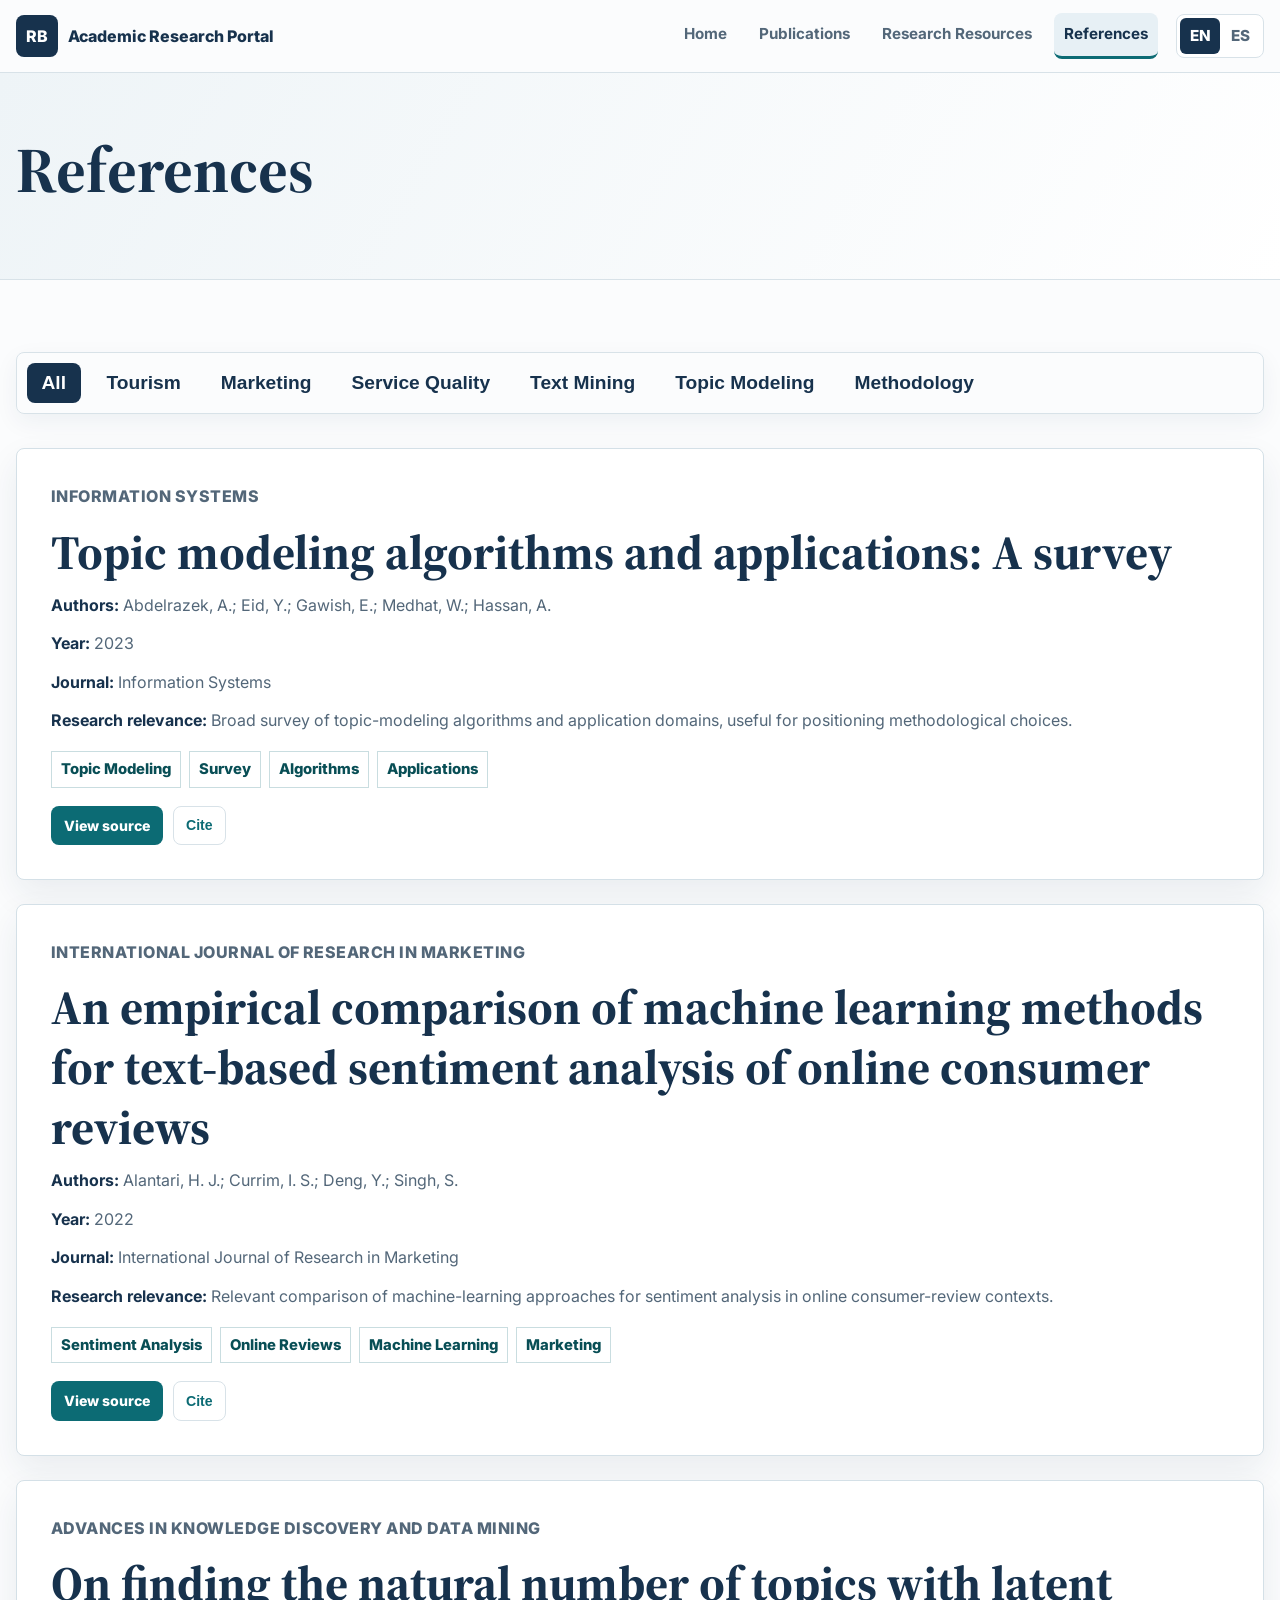
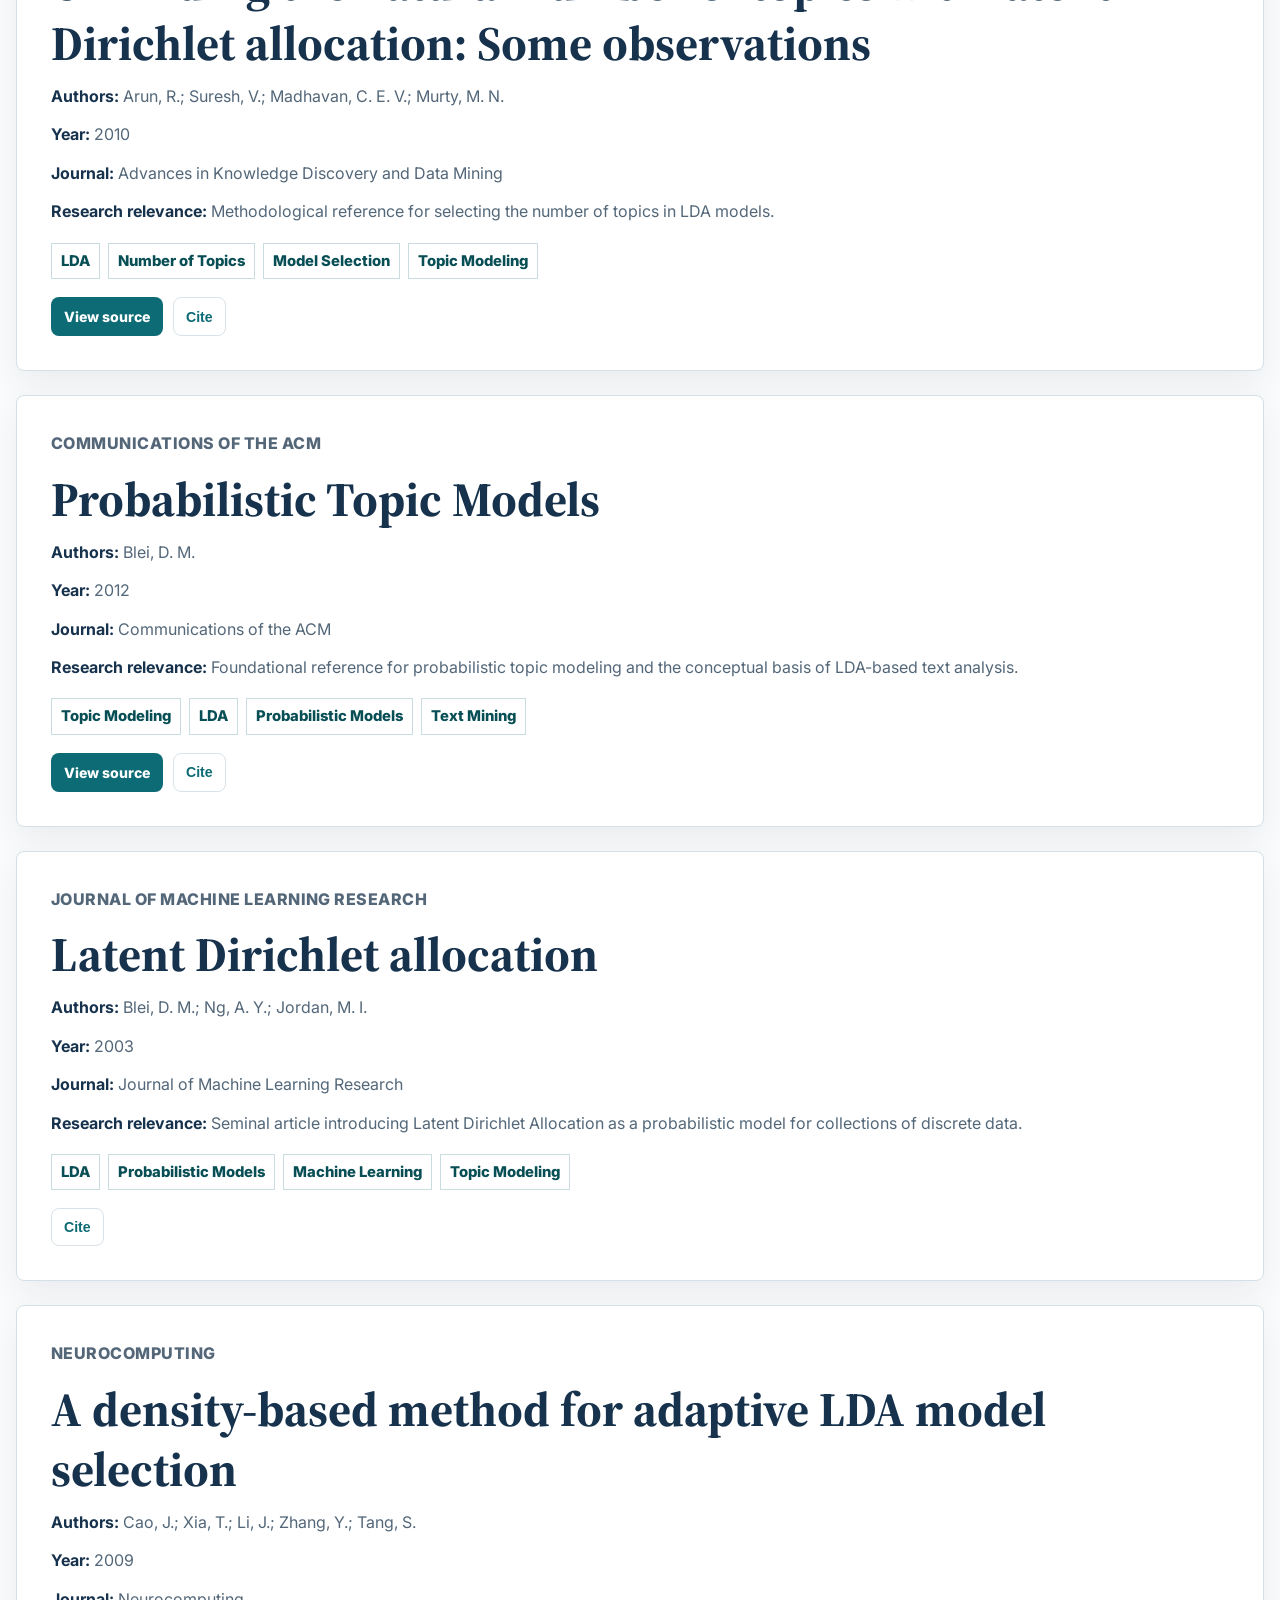
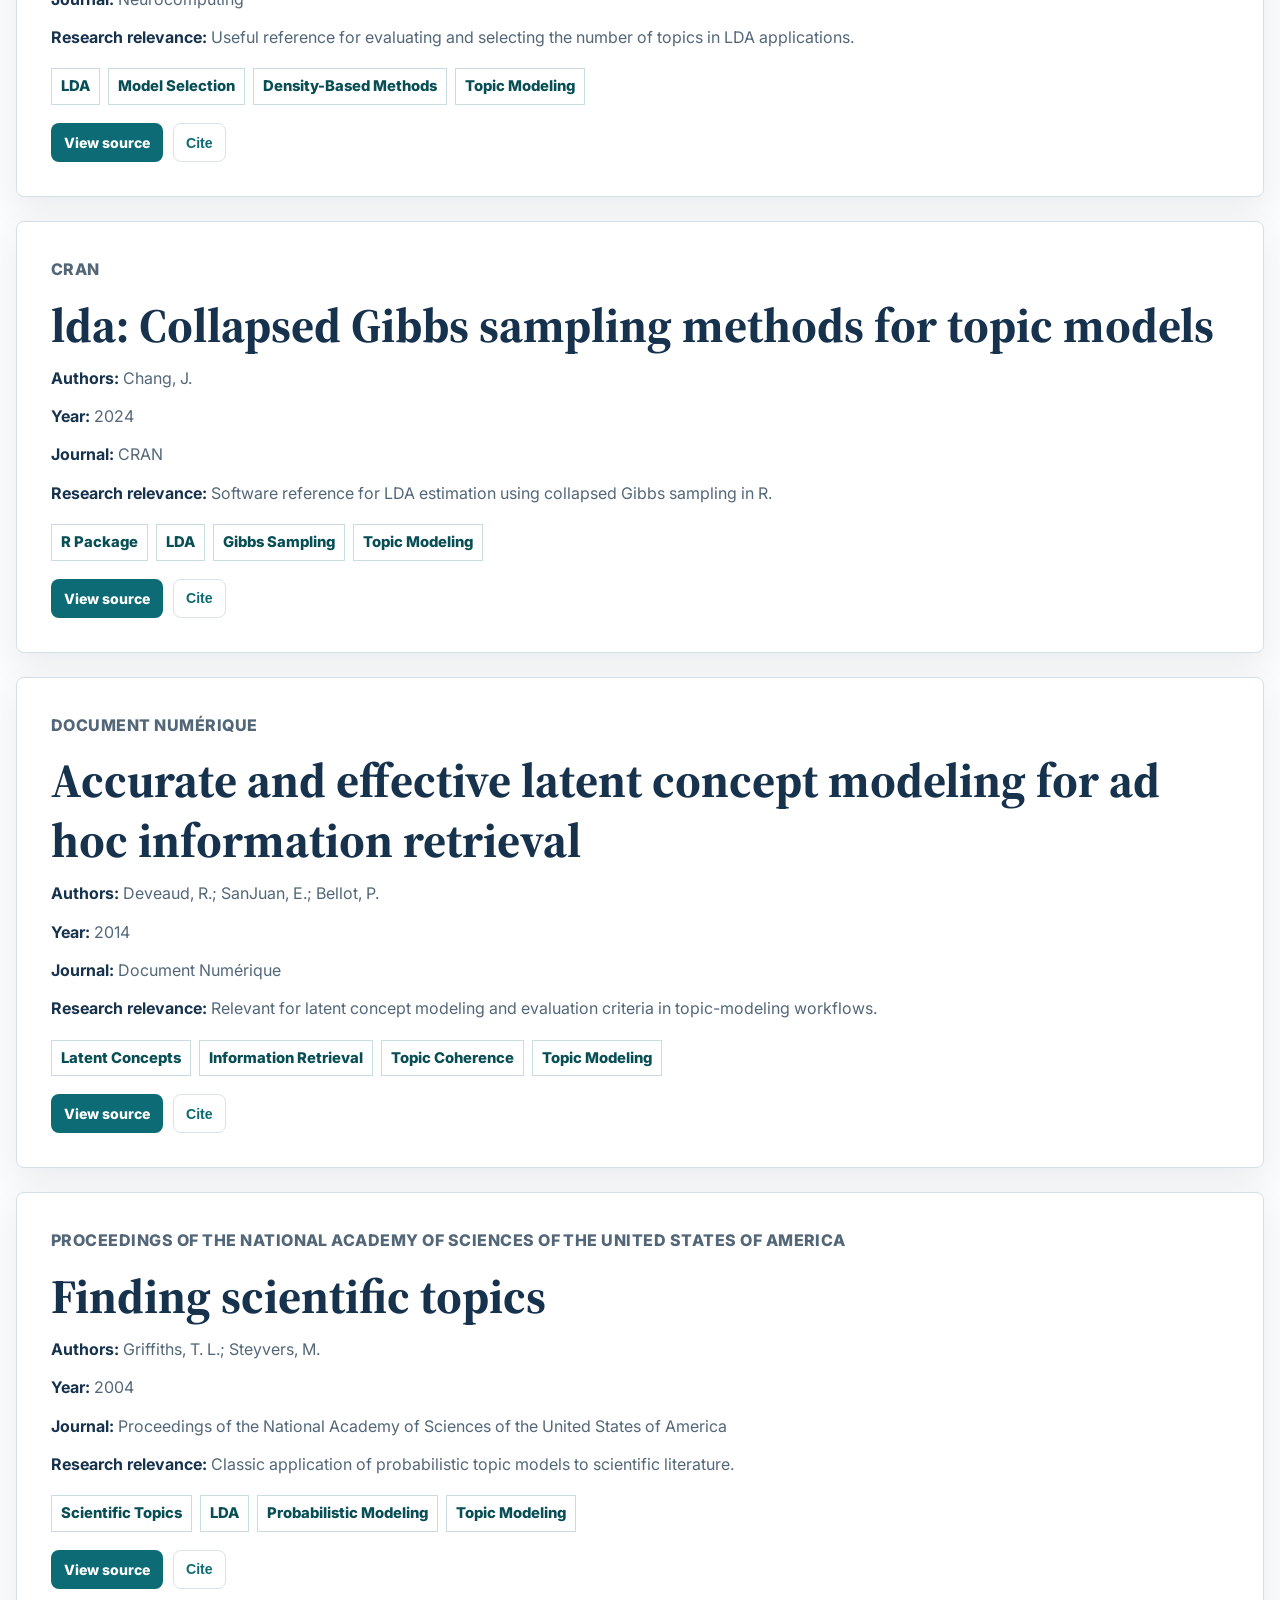
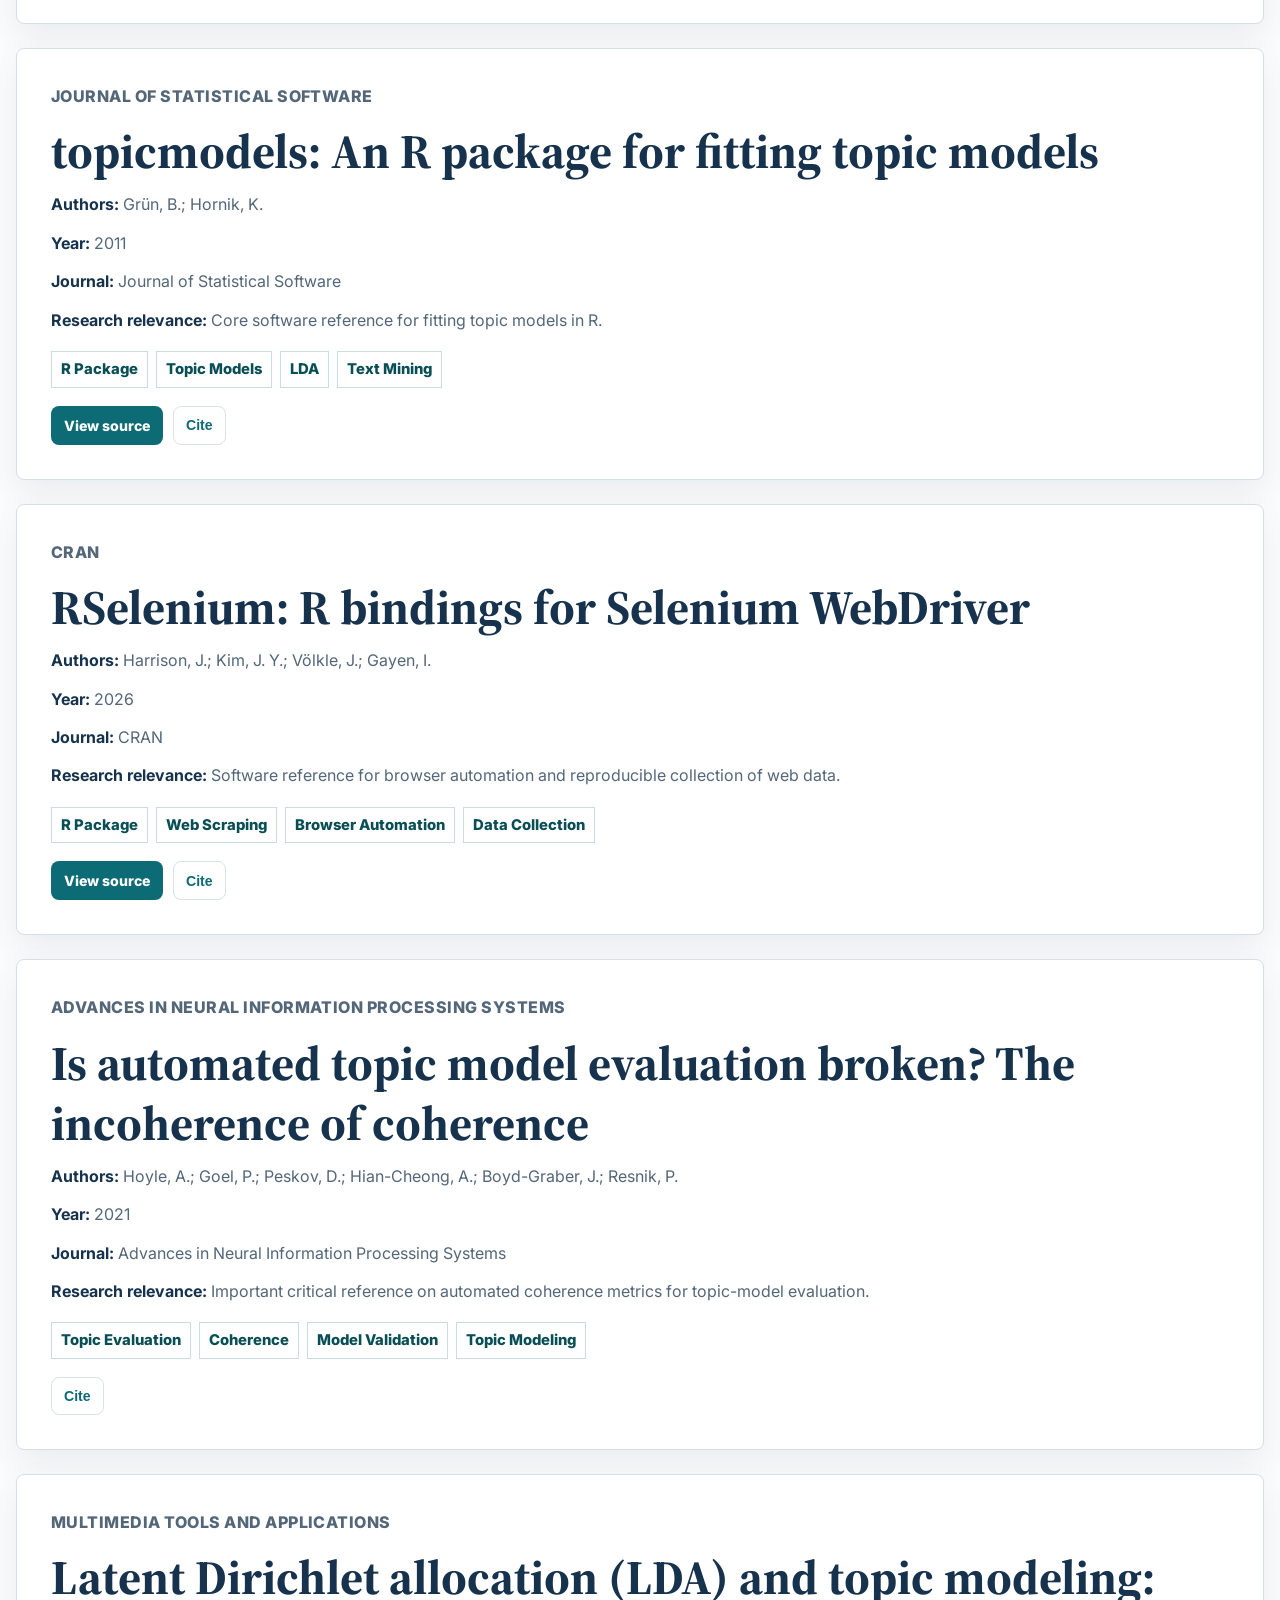
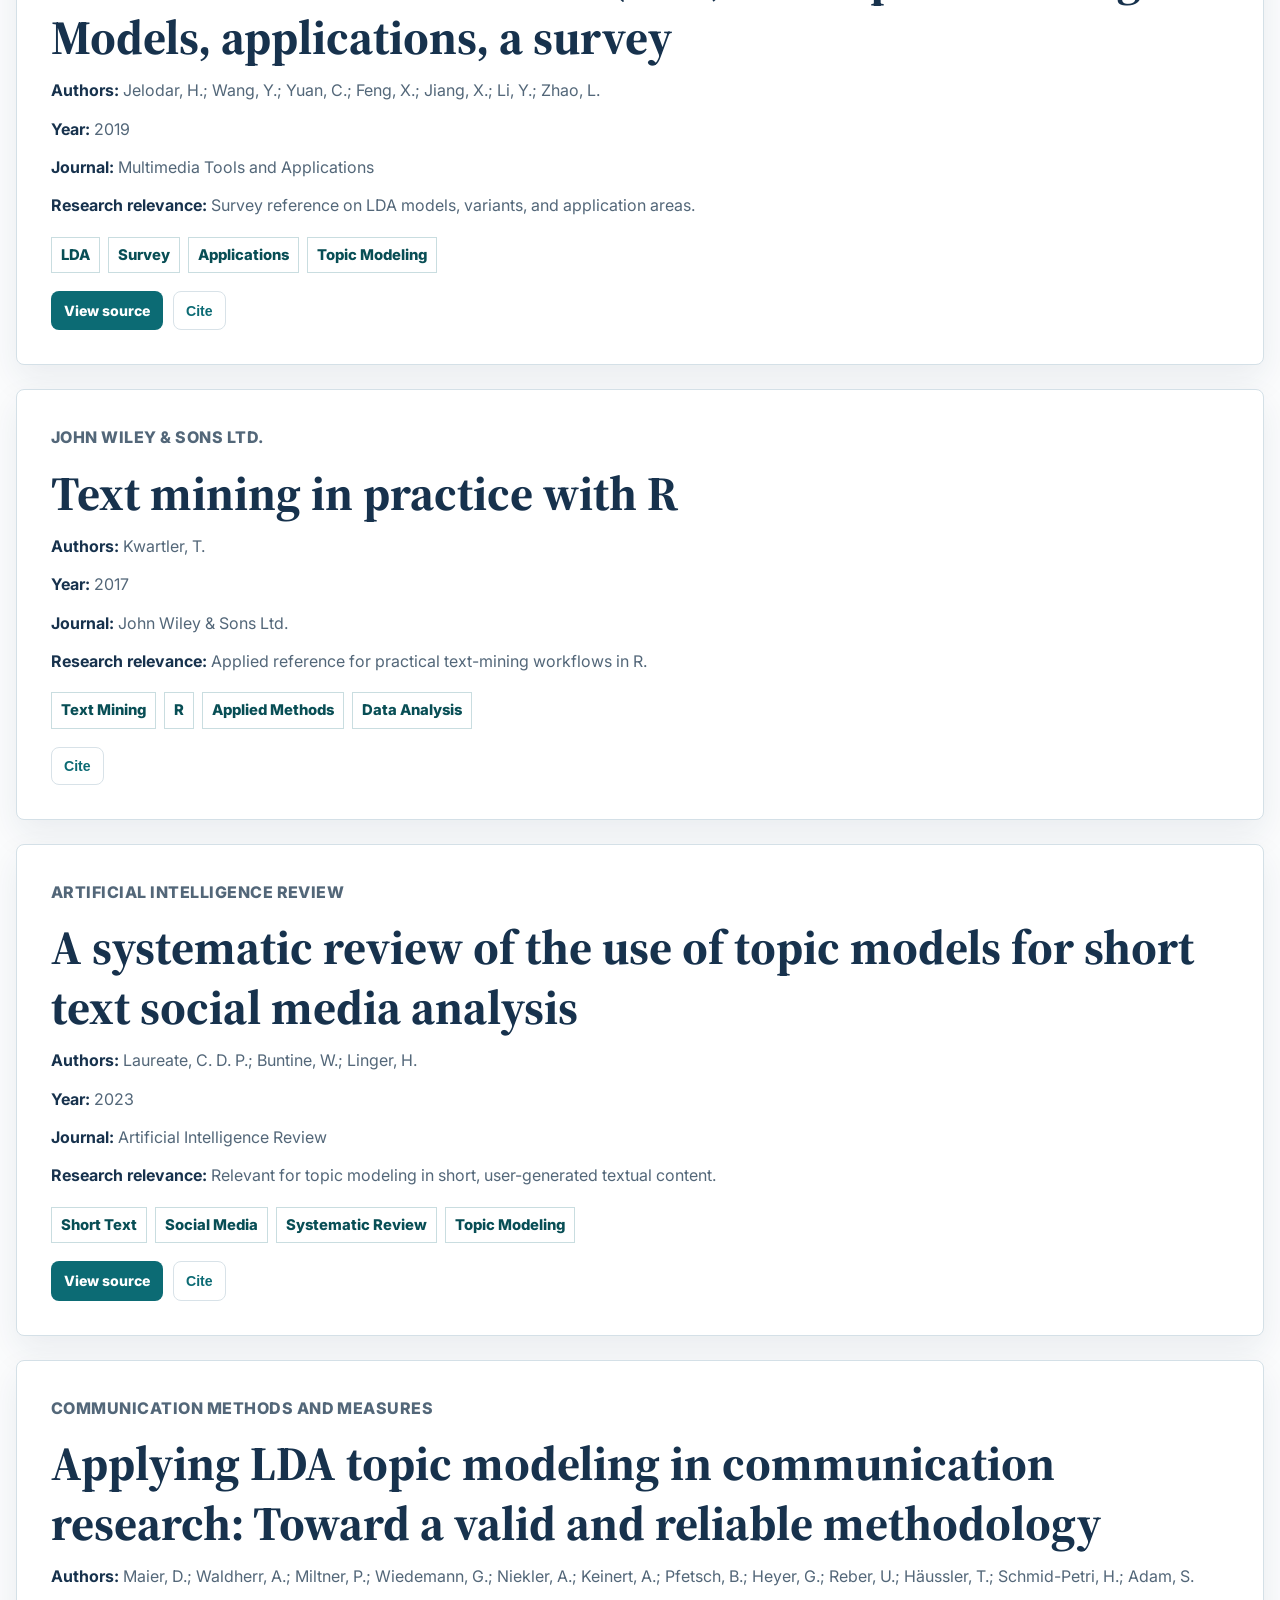
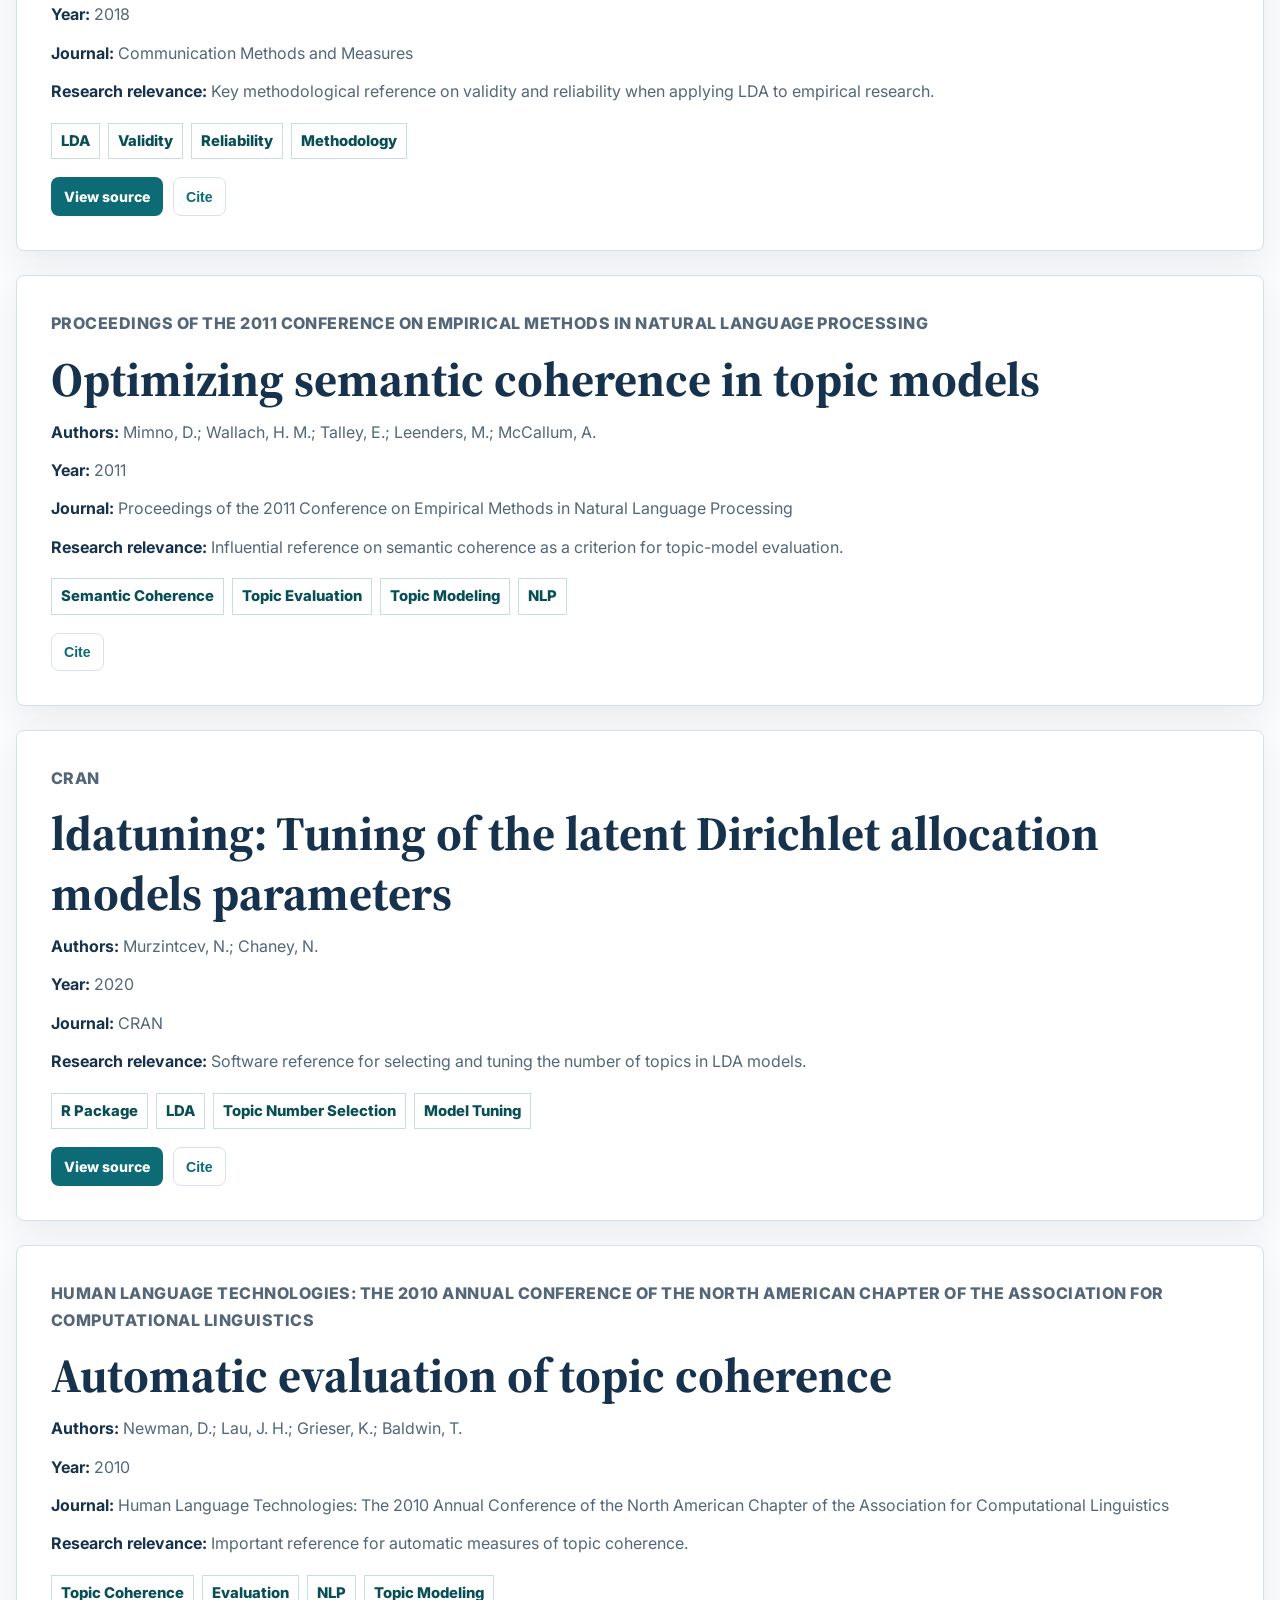
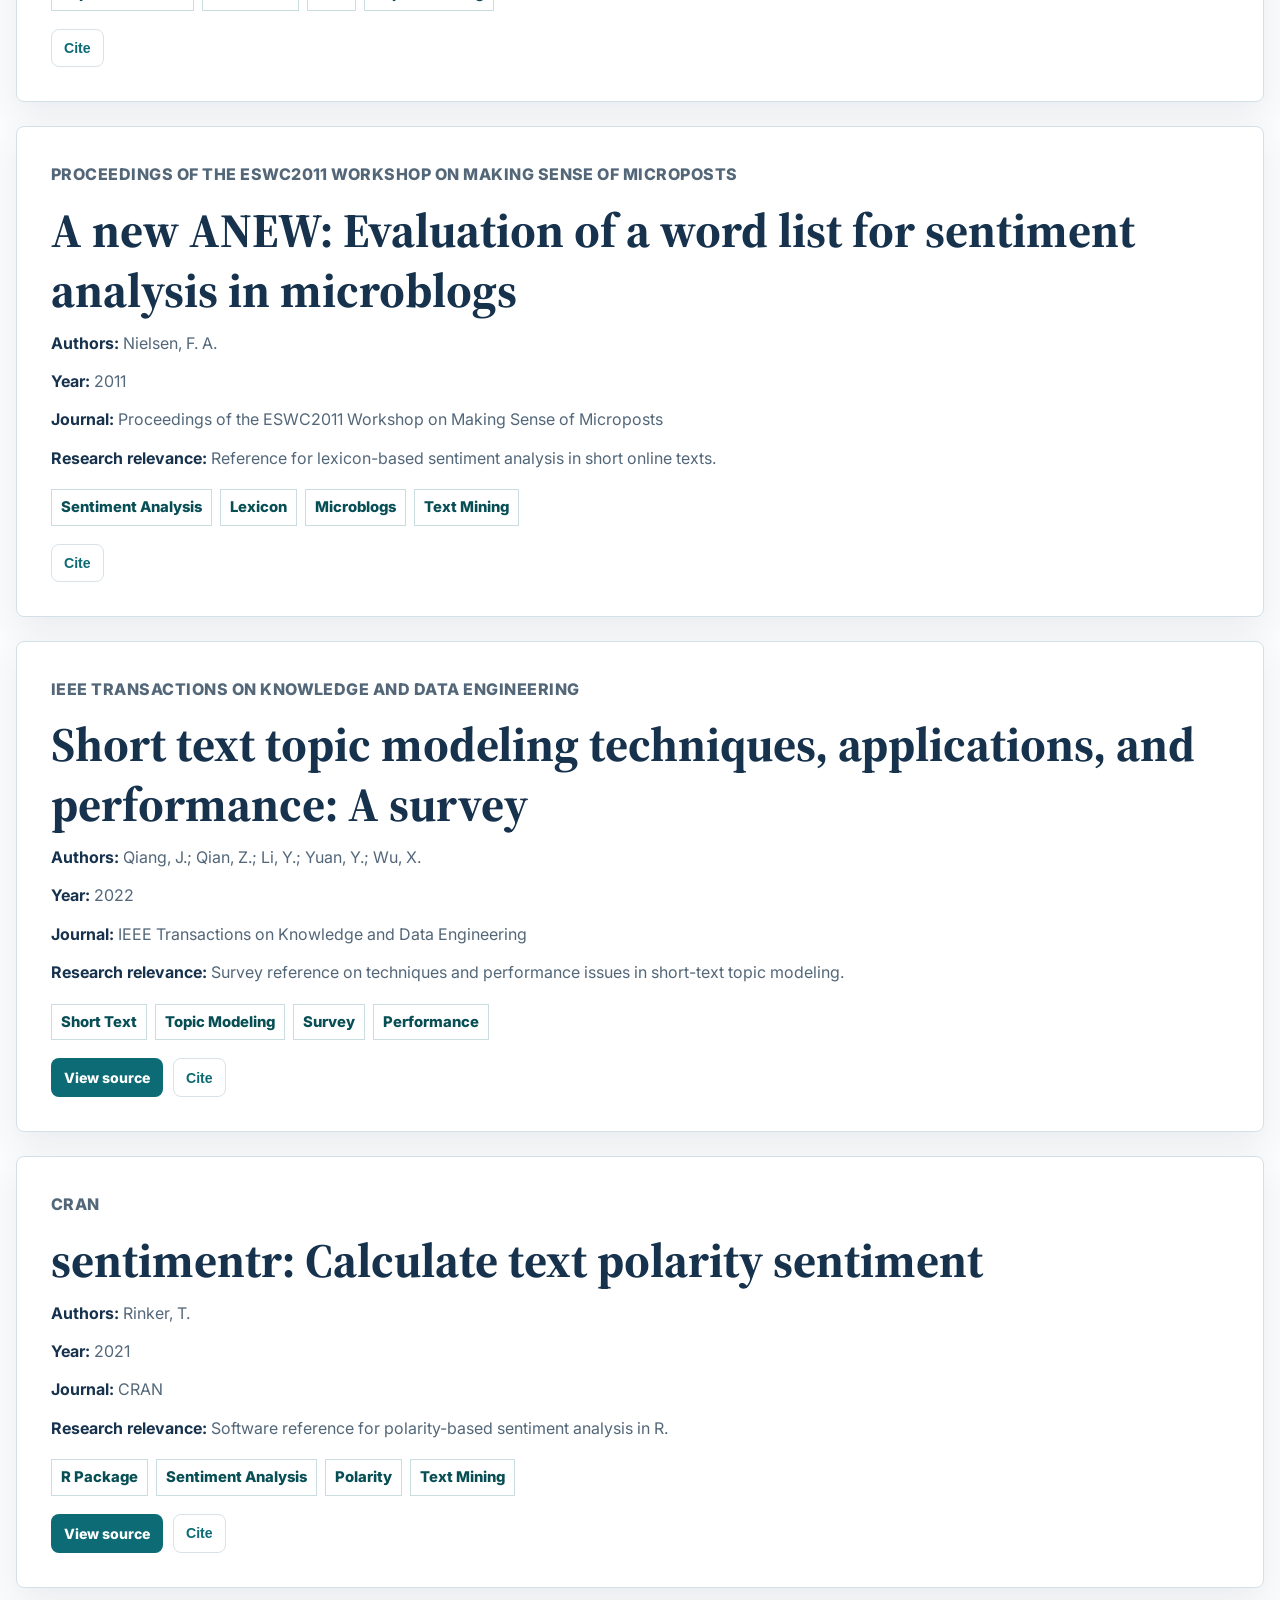
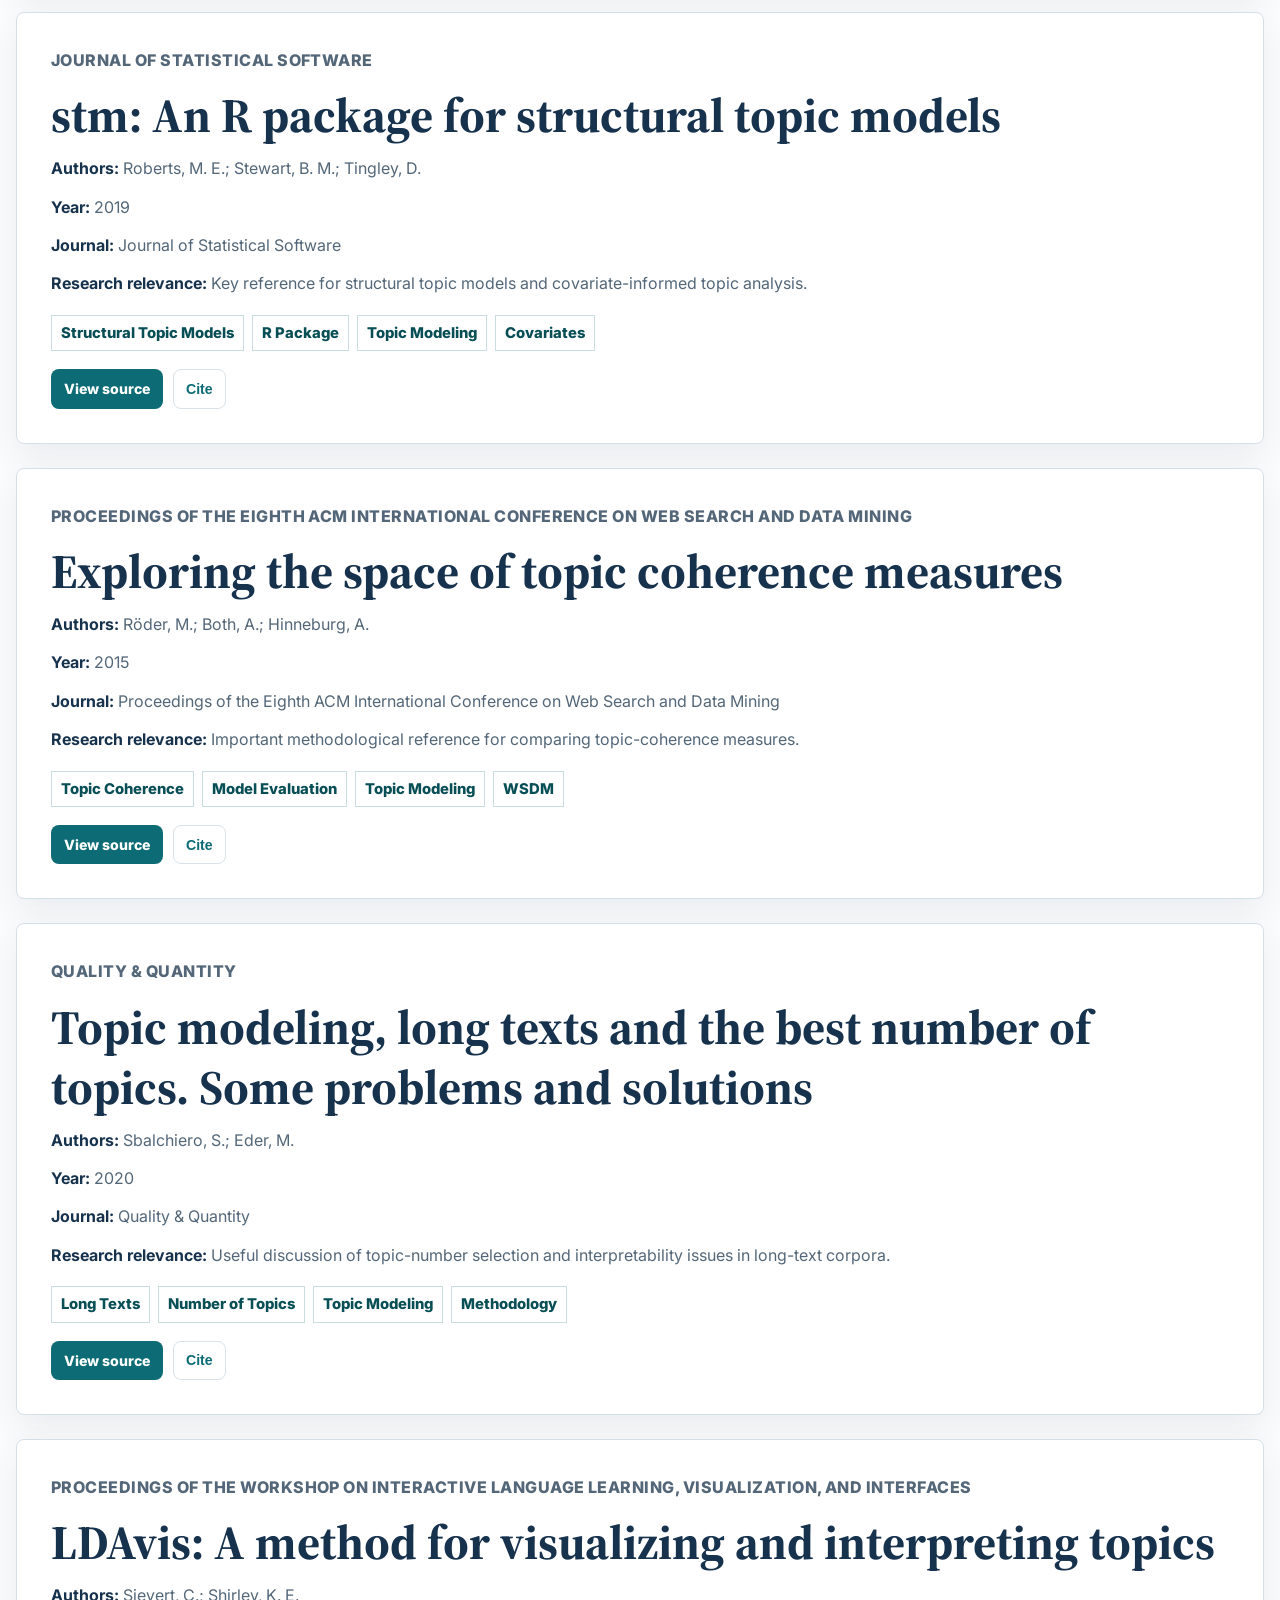
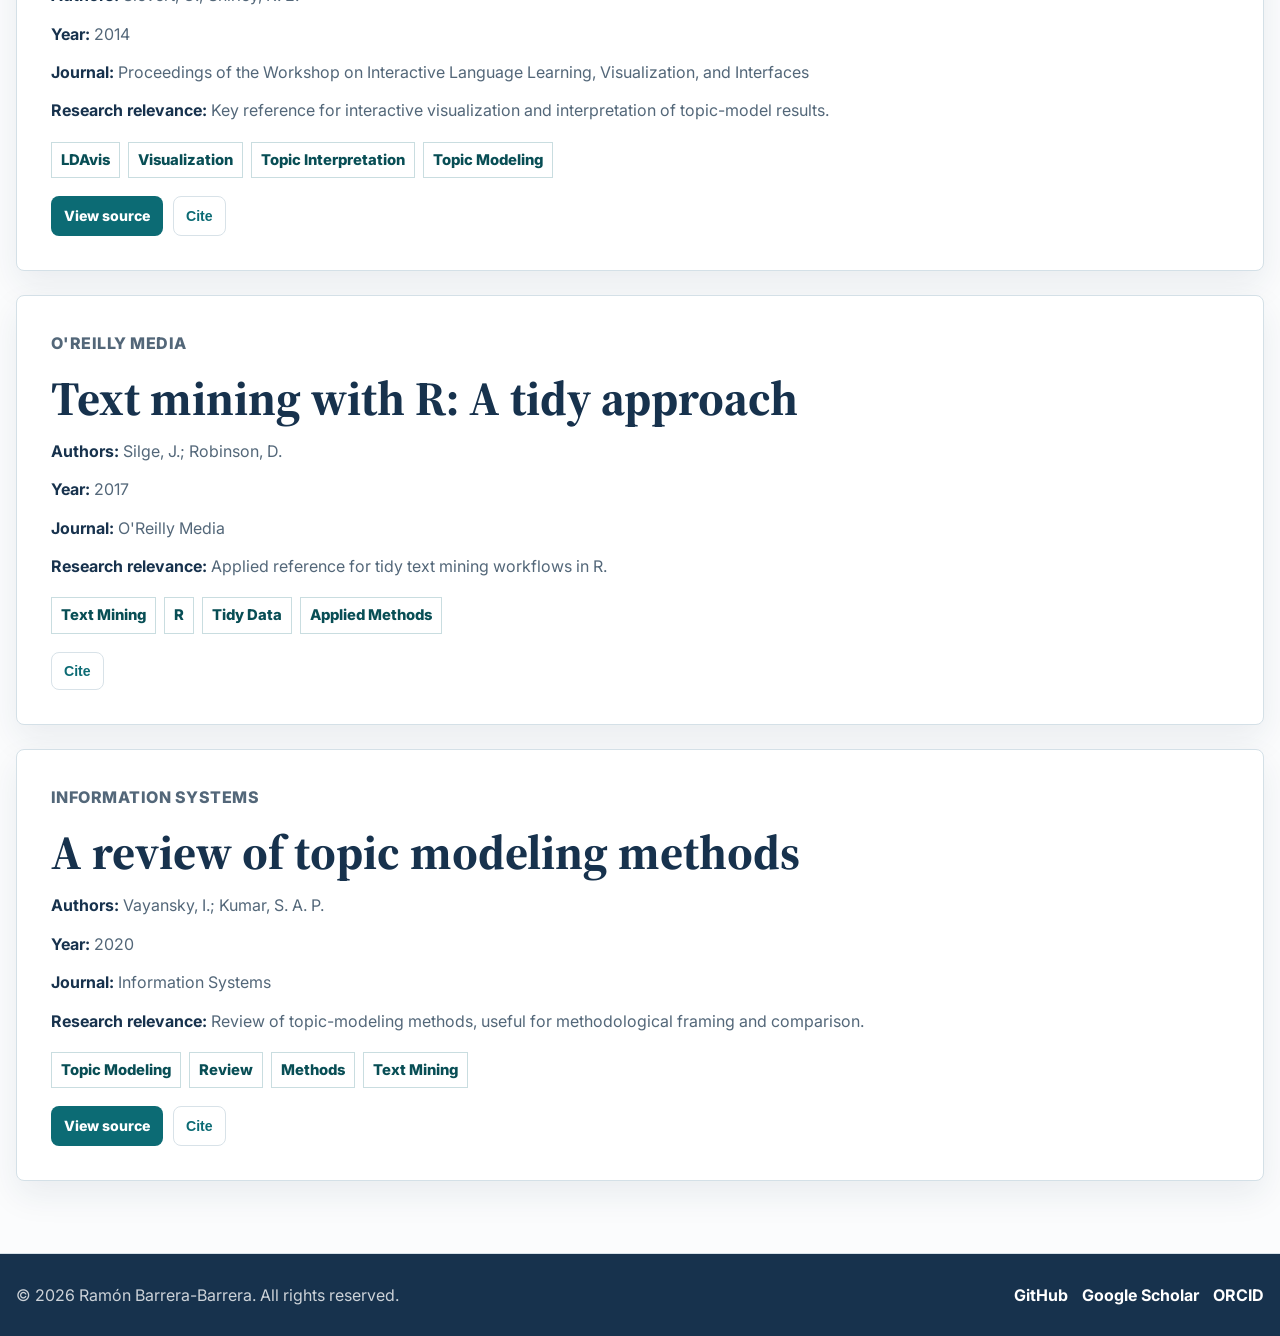
<file: projects.html>
<!DOCTYPE html>
<html lang="en">
<head>
  <meta charset="UTF-8">
  <meta name="viewport" content="width=device-width, initial-scale=1.0">
  <meta name="description" content="Selected references used in research on tourism, marketing, text mining, and topic modeling.">
  <title>References - Academic Research Portal Ramón Barrera-Barrera</title>
  <link rel="preconnect" href="https://fonts.googleapis.com">
  <link rel="preconnect" href="https://fonts.gstatic.com" crossorigin>
  <link href="https://fonts.googleapis.com/css2?family=Inter:wght@400;500;600;700;800&family=Source+Serif+4:wght@600;700&display=swap" rel="stylesheet">
  <link rel="stylesheet" href="style.css">
</head>
<body data-page="projects">
  <header class="site-header">
    <nav class="navbar container" aria-label="Primary navigation" data-i18n-aria-label="aria.primaryNavigation">
      <a class="brand" href="index.html" aria-label="Academic Research Portal home" data-i18n-aria-label="aria.portalHome"><span class="brand-mark">RB</span><span data-i18n="brand.name">Academic Research Portal</span></a>
      <ul class="nav-links">
        <li><a href="index.html" data-i18n="nav.home">Home</a></li>
        <li><a href="publications.html" data-i18n="nav.publications">Publications</a></li>
        <li><a href="appendices.html" data-i18n="nav.researchResources">Research Resources</a></li>
        <li><a class="active" href="projects.html" data-i18n="nav.projects">References</a></li>
      </ul>
      <div class="nav-actions">
        <div class="language-selector" role="group" aria-label="Language selector" data-i18n-aria-label="aria.languageSelector">
          <button class="language-button active" type="button" data-language="en" aria-label="Switch to English" data-i18n-aria-label="aria.switchEnglish" aria-pressed="true">EN</button>
          <button class="language-button" type="button" data-language="es" aria-label="Switch to Spanish" data-i18n-aria-label="aria.switchSpanish" aria-pressed="false">ES</button>
        </div>
        <button class="nav-toggle" type="button" aria-label="Open navigation menu" data-i18n-aria-label="aria.openMenu" aria-expanded="false"><span></span><span></span><span></span></button>
      </div>
    </nav>
  </header>

  <main>
    <section class="page-hero">
      <div class="container">
        <h1 data-i18n="references.title">References</h1>
      </div>
    </section>

    <section class="section references-section">
      <div class="container">
        <div class="publication-controls reference-controls">
          <div class="filter-toolbar" aria-label="Reference filters" data-i18n-aria-label="aria.referenceFilters">
            <button class="filter-button active" data-reference-filter="all" type="button" data-i18n="filters.all">All</button>
            <button class="filter-button" data-reference-filter="tourism" type="button" data-i18n="filters.tourism">Tourism</button>
            <button class="filter-button" data-reference-filter="marketing" type="button" data-i18n="filters.marketing">Marketing</button>
            <button class="filter-button" data-reference-filter="service-quality" type="button" data-i18n="filters.serviceQuality">Service Quality</button>
            <button class="filter-button" data-reference-filter="text-mining" type="button" data-i18n="filters.textMining">Text Mining</button>
            <button class="filter-button" data-reference-filter="topic-modeling" type="button" data-i18n="filters.topicModeling">Topic Modeling</button>
            <button class="filter-button" data-reference-filter="methodology" type="button" data-i18n="filters.methodology">Methodology</button>
          </div>
        </div>

        <div class="resource-list reference-list" id="reference-list"></div>
        <div class="empty-state" id="references-empty" hidden>
          <h2 data-i18n="references.emptyTitle">References will be added soon</h2>
          <p data-i18n="references.emptyText">This section will include selected bibliographic references and links to official sources.</p>
        </div>
      </div>
    </section>
  </main>

  <footer class="site-footer">
    <div class="container footer-content">
      <p>&copy; <span id="current-year"></span> Ramón Barrera-Barrera. <span data-i18n="footer.rights">All rights reserved.</span></p>
      <div class="footer-links"><a href="#">GitHub</a><a href="#">Google Scholar</a><a href="#">ORCID</a></div>
    </div>
  </footer>
  <script src="script.js"></script>
</body>
</html>
</file>
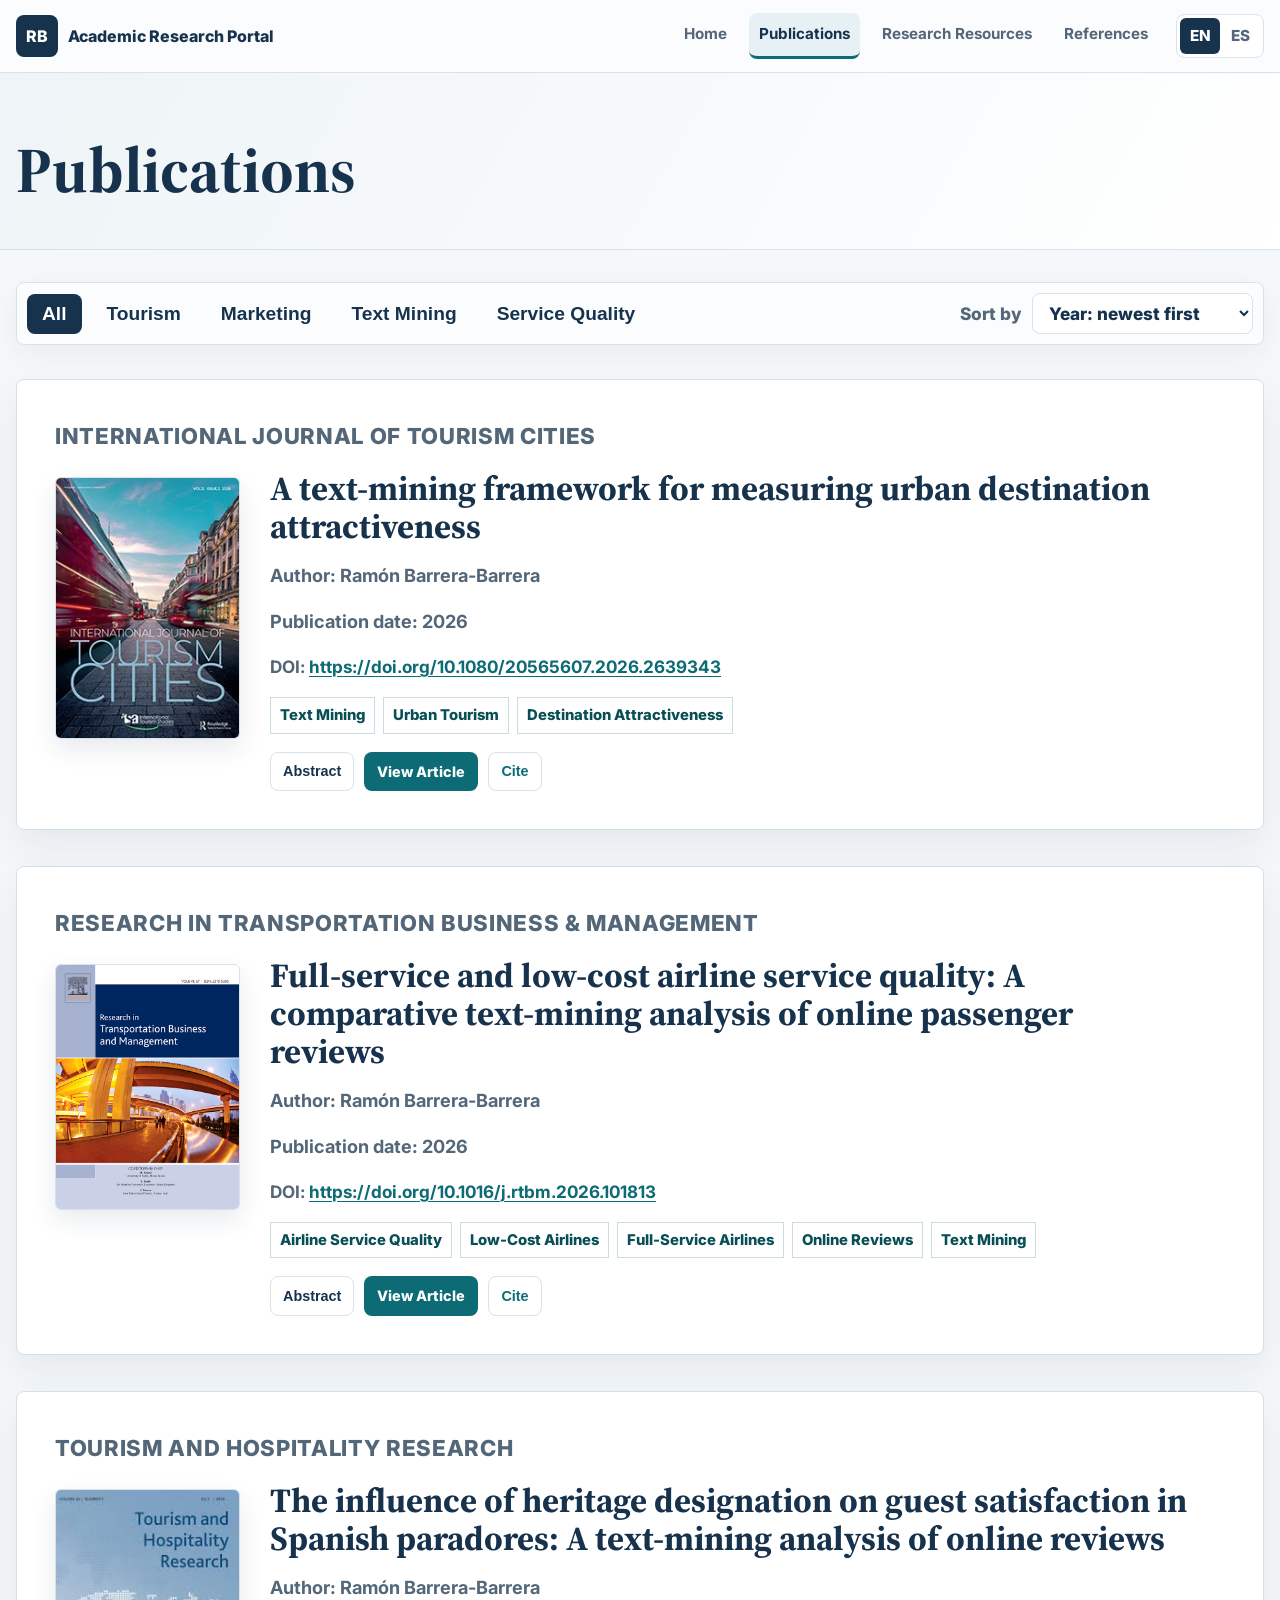
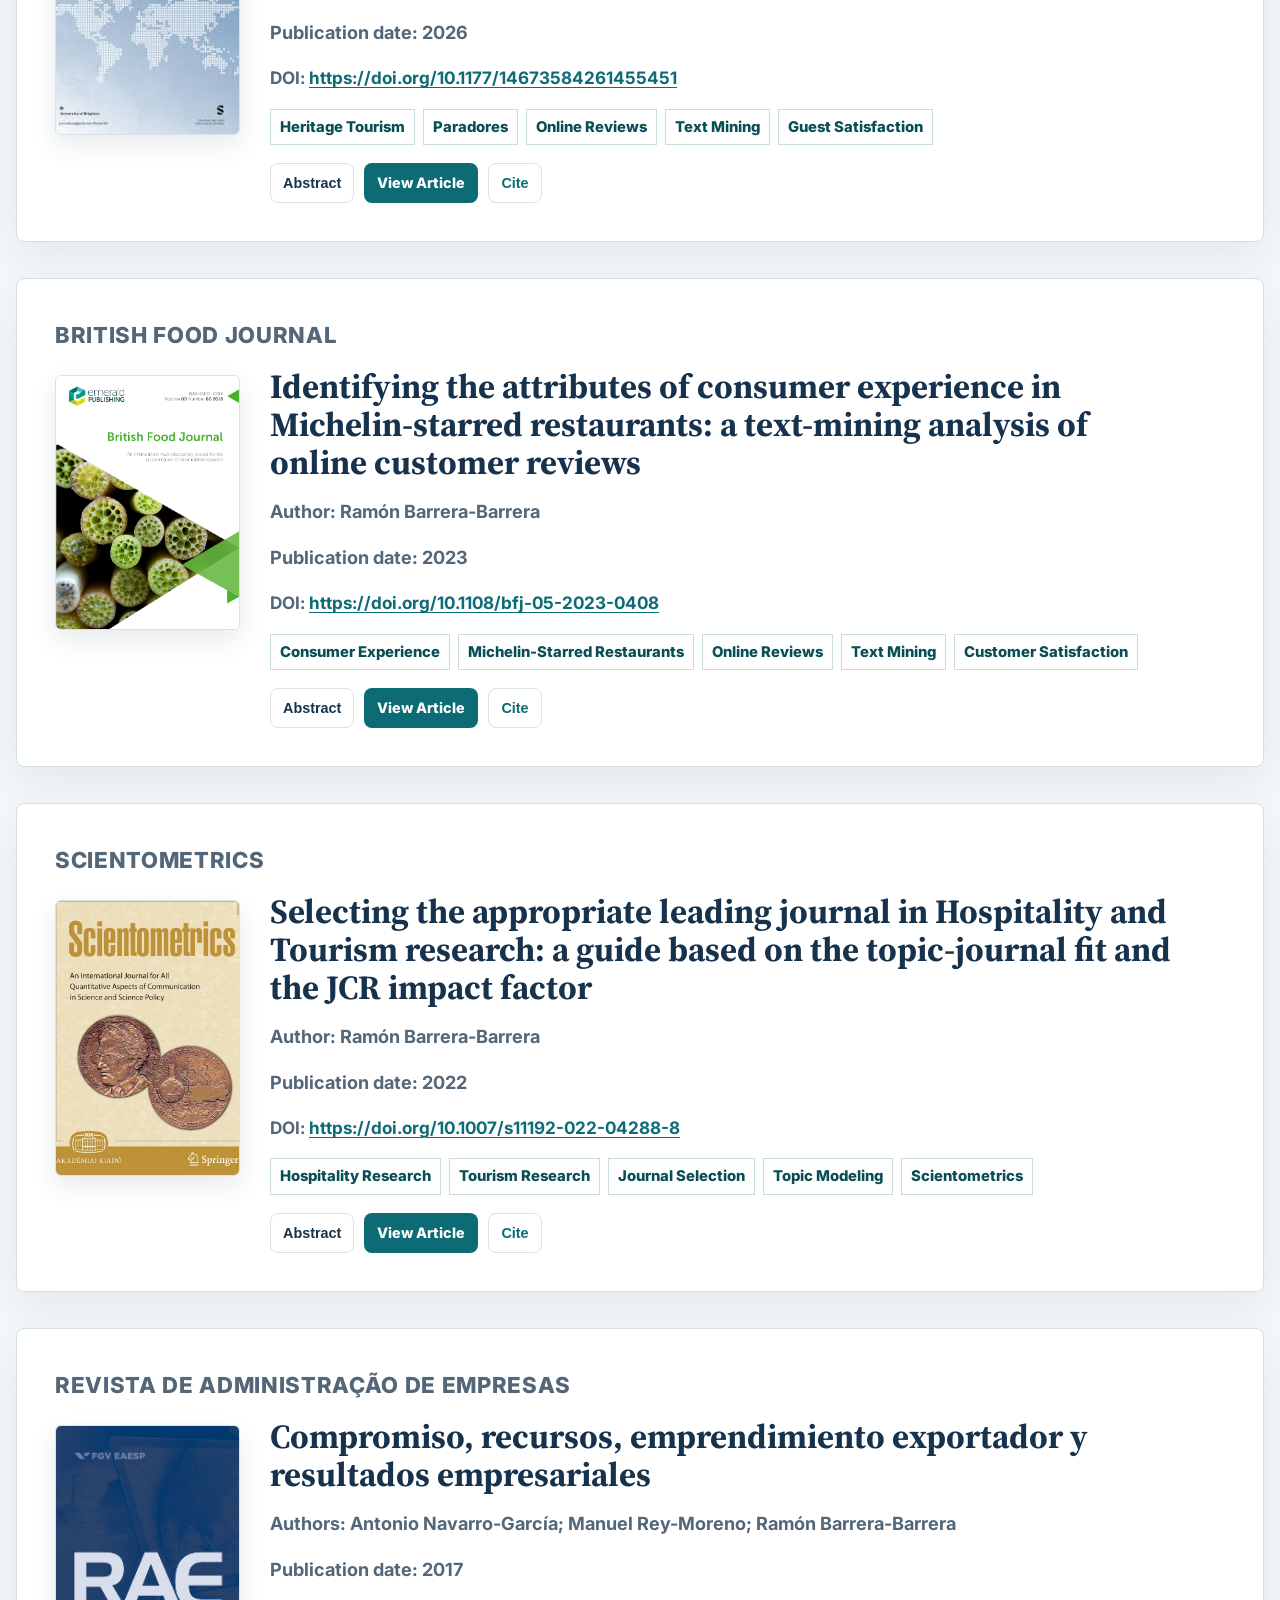
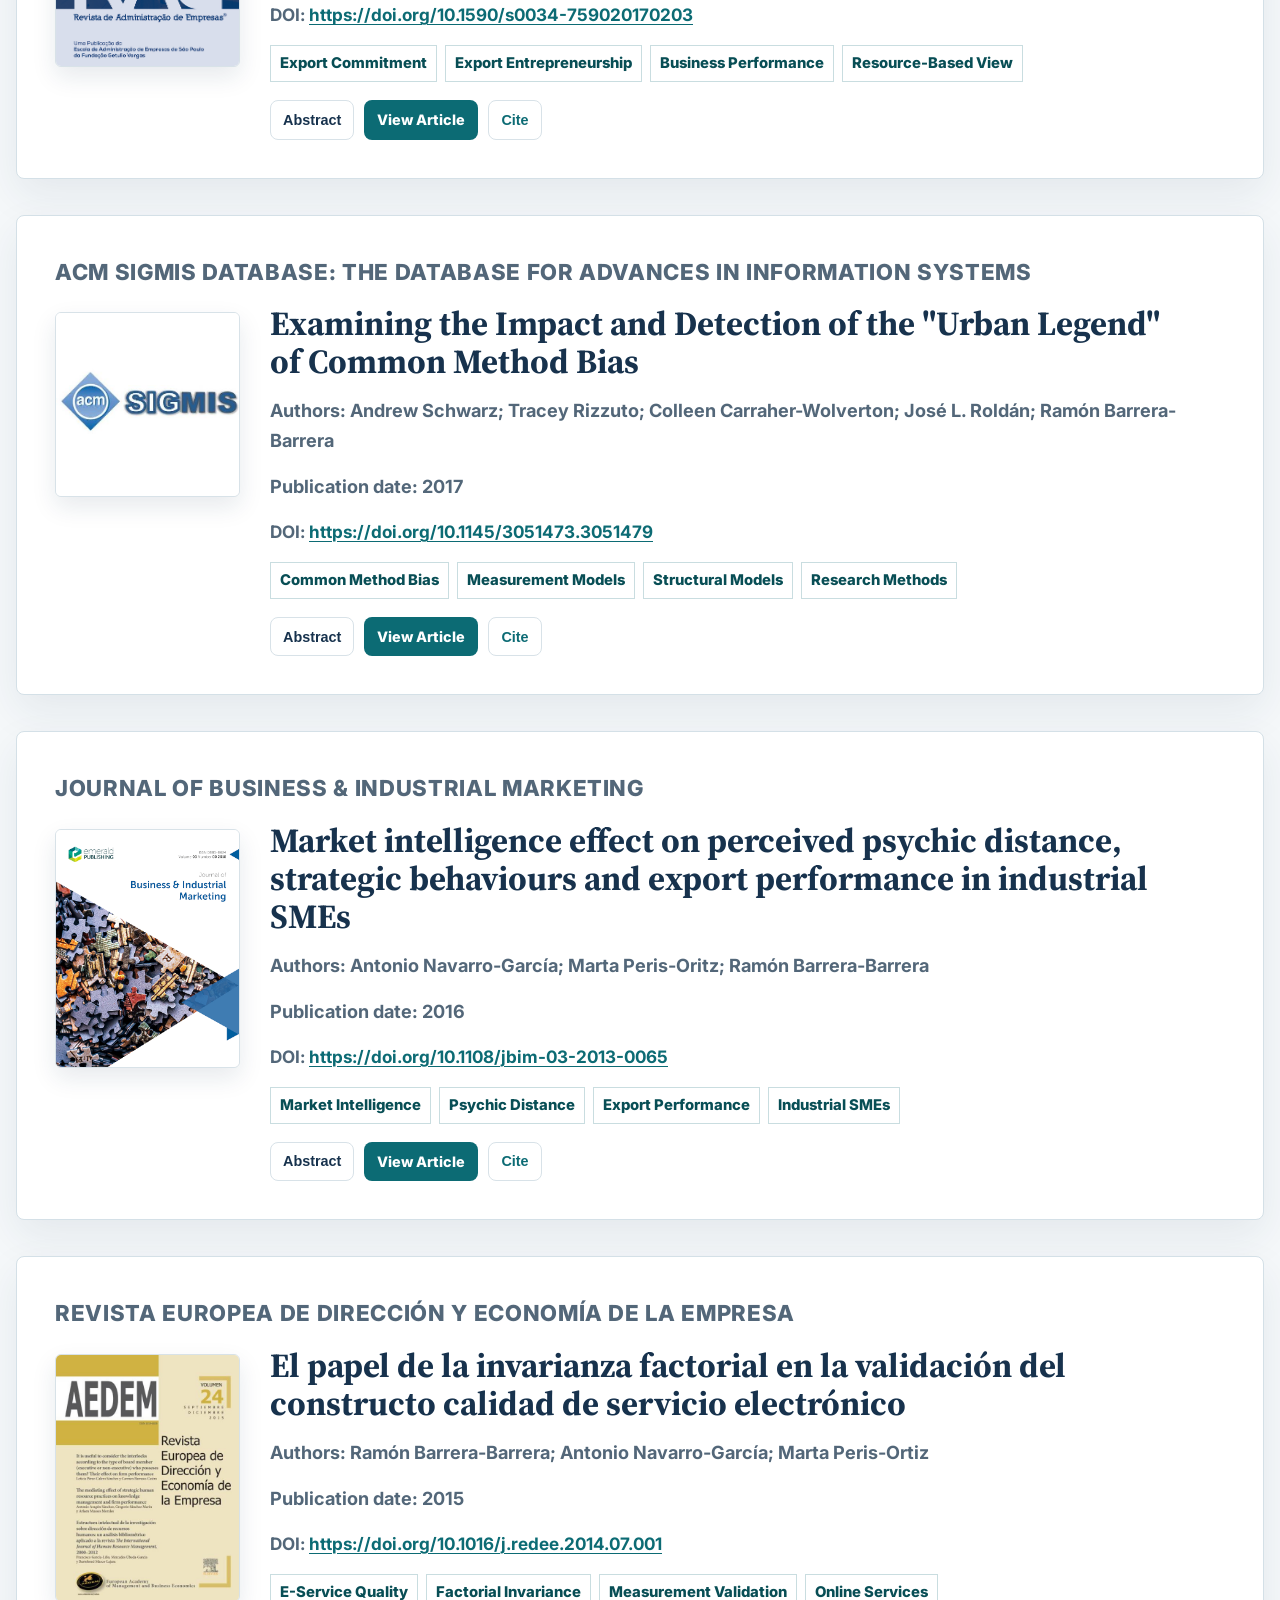
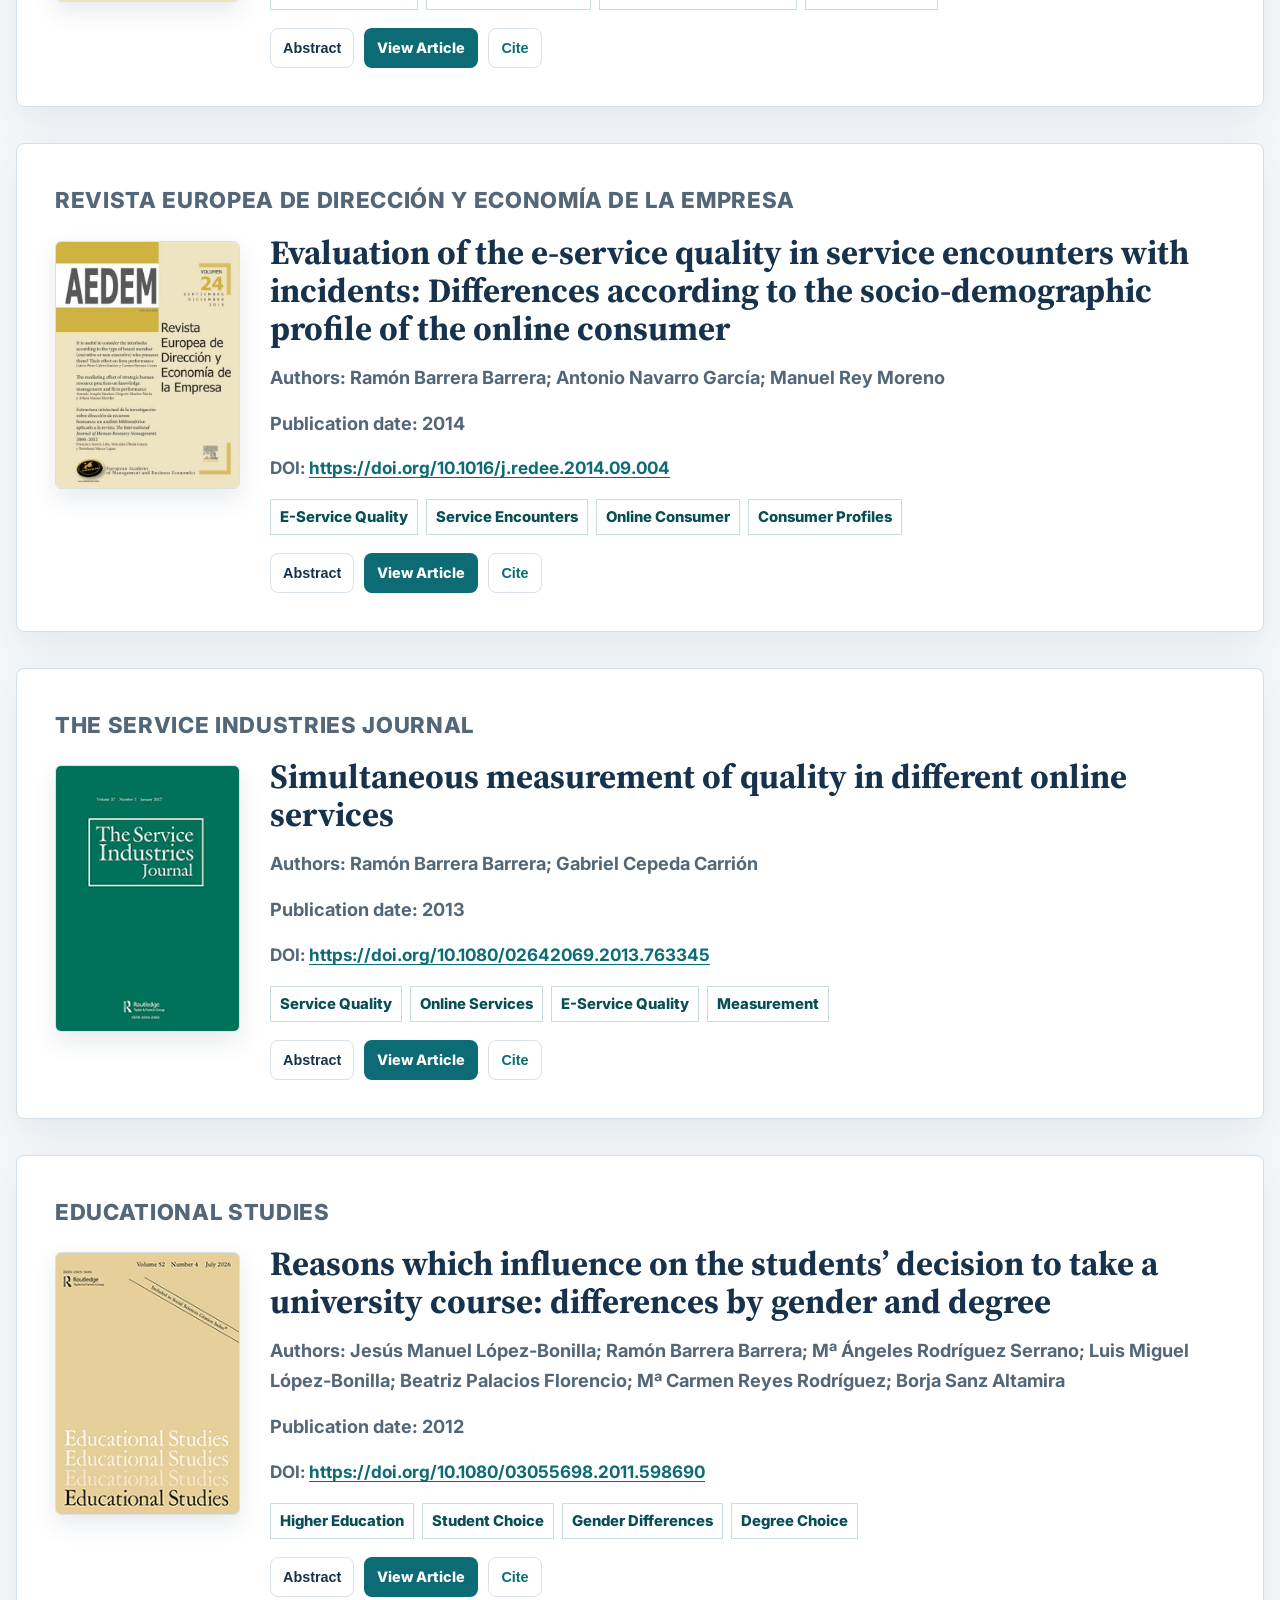
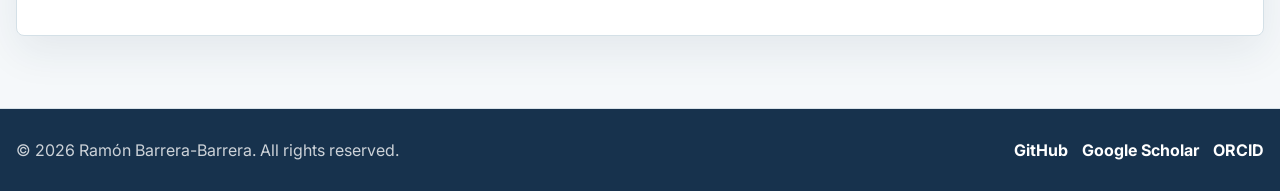
<file: publications.html>
<!DOCTYPE html>
<html lang="en">
<head>
  <meta charset="UTF-8">
  <meta name="viewport" content="width=device-width, initial-scale=1.0">
  <meta name="description" content="Publications by Ramón Barrera-Barrera in tourism, marketing, online reviews, and service quality.">
  <title>Publications - Academic Research Portal Ramón Barrera-Barrera</title>
  <link rel="preconnect" href="https://fonts.googleapis.com">
  <link rel="preconnect" href="https://fonts.gstatic.com" crossorigin>
  <link href="https://fonts.googleapis.com/css2?family=Inter:wght@400;500;600;700;800&family=Source+Serif+4:wght@600;700&display=swap" rel="stylesheet">
  <link rel="stylesheet" href="style.css">
</head>
<body data-page="publications">
  <header class="site-header">
    <nav class="navbar container" aria-label="Primary navigation" data-i18n-aria-label="aria.primaryNavigation">
      <a class="brand" href="index.html" aria-label="Academic Research Portal home" data-i18n-aria-label="aria.portalHome"><span class="brand-mark">RB</span><span data-i18n="brand.name">Academic Research Portal</span></a>
      <ul class="nav-links">
        <li><a href="index.html" data-i18n="nav.home">Home</a></li>
        <li><a class="active" href="publications.html" data-i18n="nav.publications">Publications</a></li>
        <li><a href="appendices.html" data-i18n="nav.researchResources">Research Resources</a></li>
        <li><a href="projects.html" data-i18n="nav.projects">References</a></li>
      </ul>
      <div class="nav-actions">
        <div class="language-selector" role="group" aria-label="Language selector" data-i18n-aria-label="aria.languageSelector">
          <button class="language-button active" type="button" data-language="en" aria-label="Switch to English" data-i18n-aria-label="aria.switchEnglish" aria-pressed="true">EN</button>
          <button class="language-button" type="button" data-language="es" aria-label="Switch to Spanish" data-i18n-aria-label="aria.switchSpanish" aria-pressed="false">ES</button>
        </div>
        <button class="nav-toggle" type="button" aria-label="Open navigation menu" data-i18n-aria-label="aria.openMenu" aria-expanded="false"><span></span><span></span><span></span></button>
      </div>
    </nav>
  </header>

  <main>
    <section class="page-hero">
      <div class="container">
        <h1 data-i18n="publications.title">Publications</h1>
      </div>
    </section>

    <section class="section">
      <div class="container">
        <div class="publication-controls">
          <div class="filter-toolbar" aria-label="Publication filters" data-i18n-aria-label="aria.publicationFilters">
            <button class="filter-button active" data-filter="all" type="button" data-i18n="filters.all">All</button>
            <button class="filter-button" data-filter="tourism" type="button" data-i18n="filters.tourism">Tourism</button>
            <button class="filter-button" data-filter="marketing" type="button" data-i18n="filters.marketing">Marketing</button>
            <button class="filter-button" data-filter="text-mining" type="button" data-i18n="filters.textMining">Text Mining</button>
            <button class="filter-button" data-filter="service-quality" type="button" data-i18n="filters.serviceQuality">Service Quality</button>
          </div>

          <label class="publication-sort" for="publication-sort">
            <span data-i18n="publications.sortBy">Sort by</span>
            <select id="publication-sort" aria-label="Sort publications by year" data-i18n-aria-label="aria.publicationSort">
              <option value="year-desc" data-i18n="publications.sortNewest">Year: newest first</option>
              <option value="year-asc" data-i18n="publications.sortOldest">Year: oldest first</option>
            </select>
          </label>
        </div>

        <div class="publication-list" id="publication-list"></div>
        <div class="empty-state" id="publications-empty" hidden>
          <h2 data-i18n="publications.emptyTitle">Publications will be added soon</h2>
          <p data-i18n="publications.emptyText">This section will include peer-reviewed publications, DOI links, abstracts, and associated research resources.</p>
        </div>
      </div>
    </section>
  </main>

  <footer class="site-footer">
    <div class="container footer-content">
      <p>&copy; <span id="current-year"></span> Ramón Barrera-Barrera. <span data-i18n="footer.rights">All rights reserved.</span></p>
      <div class="footer-links"><a href="#">GitHub</a><a href="#">Google Scholar</a><a href="#">ORCID</a></div>
    </div>
  </footer>
  <script src="script.js"></script>
</body>
</html>
</file>
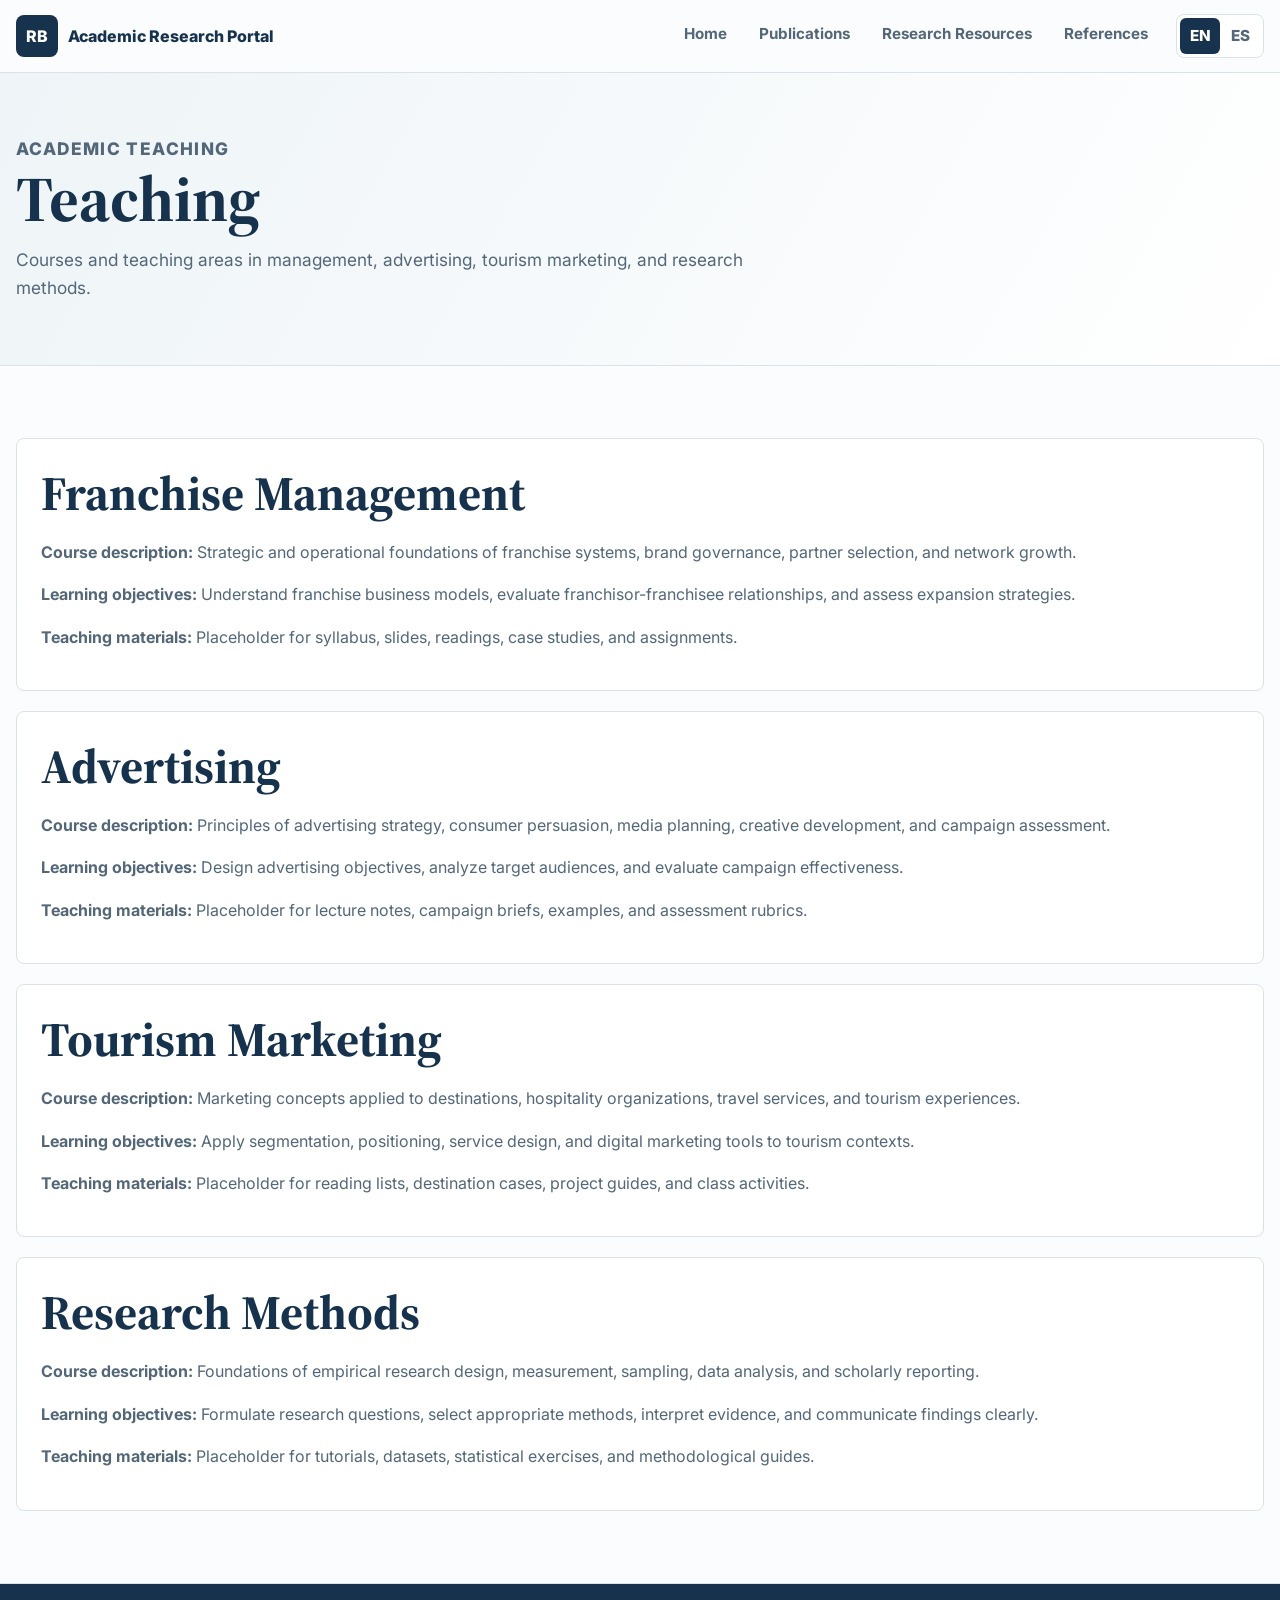
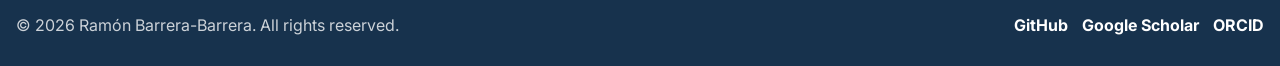
<file: teaching.html>
<!DOCTYPE html>
<html lang="en">
<head>
  <meta charset="UTF-8">
  <meta name="viewport" content="width=device-width, initial-scale=1.0">
  <meta name="description" content="Teaching profile and courses by Ramón Barrera-Barrera.">
  <title>Teaching - Academic Research Portal Ramón Barrera-Barrera</title>
  <link rel="preconnect" href="https://fonts.googleapis.com">
  <link rel="preconnect" href="https://fonts.gstatic.com" crossorigin>
  <link href="https://fonts.googleapis.com/css2?family=Inter:wght@400;500;600;700;800&family=Source+Serif+4:wght@600;700&display=swap" rel="stylesheet">
  <link rel="stylesheet" href="style.css">
</head>
<body data-page="teaching">
  <header class="site-header">
    <nav class="navbar container" aria-label="Primary navigation" data-i18n-aria-label="aria.primaryNavigation">
      <a class="brand" href="index.html" aria-label="Academic Research Portal home" data-i18n-aria-label="aria.portalHome"><span class="brand-mark">RB</span><span data-i18n="brand.name">Academic Research Portal</span></a>
      <ul class="nav-links">
        <li><a href="index.html" data-i18n="nav.home">Home</a></li>
        <li><a href="publications.html" data-i18n="nav.publications">Publications</a></li>
        <li><a href="appendices.html" data-i18n="nav.researchResources">Research Resources</a></li>
        <li><a href="projects.html" data-i18n="nav.projects">References</a></li>
      </ul>
      <div class="nav-actions">
        <div class="language-selector" role="group" aria-label="Language selector" data-i18n-aria-label="aria.languageSelector">
          <button class="language-button active" type="button" data-language="en" aria-label="Switch to English" data-i18n-aria-label="aria.switchEnglish" aria-pressed="true">EN</button>
          <button class="language-button" type="button" data-language="es" aria-label="Switch to Spanish" data-i18n-aria-label="aria.switchSpanish" aria-pressed="false">ES</button>
        </div>
        <button class="nav-toggle" type="button" aria-label="Open navigation menu" data-i18n-aria-label="aria.openMenu" aria-expanded="false"><span></span><span></span><span></span></button>
      </div>
    </nav>
  </header>

  <main>
    <section class="page-hero">
      <div class="container">
        <p class="eyebrow" data-i18n="teaching.eyebrow">Academic Teaching</p>
        <h1 data-i18n="teaching.title">Teaching</h1>
        <p data-i18n="teaching.intro">Courses and teaching areas in management, advertising, tourism marketing, and research methods.</p>
      </div>
    </section>

    <section class="section">
      <div class="container course-list">
        <article class="course-card">
          <h2 data-i18n="teaching.franchiseTitle">Franchise Management</h2>
          <p><strong data-i18n="labels.courseDescription">Course description:</strong> <span data-i18n="teaching.franchiseDescription">Strategic and operational foundations of franchise systems, brand governance, partner selection, and network growth.</span></p>
          <p><strong data-i18n="labels.learningObjectives">Learning objectives:</strong> <span data-i18n="teaching.franchiseObjectives">Understand franchise business models, evaluate franchisor-franchisee relationships, and assess expansion strategies.</span></p>
          <p><strong data-i18n="labels.teachingMaterials">Teaching materials:</strong> <span data-i18n="teaching.franchiseMaterials">Placeholder for syllabus, slides, readings, case studies, and assignments.</span></p>
        </article>
        <article class="course-card">
          <h2 data-i18n="teaching.advertisingTitle">Advertising</h2>
          <p><strong data-i18n="labels.courseDescription">Course description:</strong> <span data-i18n="teaching.advertisingDescription">Principles of advertising strategy, consumer persuasion, media planning, creative development, and campaign assessment.</span></p>
          <p><strong data-i18n="labels.learningObjectives">Learning objectives:</strong> <span data-i18n="teaching.advertisingObjectives">Design advertising objectives, analyze target audiences, and evaluate campaign effectiveness.</span></p>
          <p><strong data-i18n="labels.teachingMaterials">Teaching materials:</strong> <span data-i18n="teaching.advertisingMaterials">Placeholder for lecture notes, campaign briefs, examples, and assessment rubrics.</span></p>
        </article>
        <article class="course-card">
          <h2 data-i18n="teaching.tourismTitle">Tourism Marketing</h2>
          <p><strong data-i18n="labels.courseDescription">Course description:</strong> <span data-i18n="teaching.tourismDescription">Marketing concepts applied to destinations, hospitality organizations, travel services, and tourism experiences.</span></p>
          <p><strong data-i18n="labels.learningObjectives">Learning objectives:</strong> <span data-i18n="teaching.tourismObjectives">Apply segmentation, positioning, service design, and digital marketing tools to tourism contexts.</span></p>
          <p><strong data-i18n="labels.teachingMaterials">Teaching materials:</strong> <span data-i18n="teaching.tourismMaterials">Placeholder for reading lists, destination cases, project guides, and class activities.</span></p>
        </article>
        <article class="course-card">
          <h2 data-i18n="teaching.methodsTitle">Research Methods</h2>
          <p><strong data-i18n="labels.courseDescription">Course description:</strong> <span data-i18n="teaching.methodsDescription">Foundations of empirical research design, measurement, sampling, data analysis, and scholarly reporting.</span></p>
          <p><strong data-i18n="labels.learningObjectives">Learning objectives:</strong> <span data-i18n="teaching.methodsObjectives">Formulate research questions, select appropriate methods, interpret evidence, and communicate findings clearly.</span></p>
          <p><strong data-i18n="labels.teachingMaterials">Teaching materials:</strong> <span data-i18n="teaching.methodsMaterials">Placeholder for tutorials, datasets, statistical exercises, and methodological guides.</span></p>
        </article>
      </div>
    </section>
  </main>

  <footer class="site-footer">
    <div class="container footer-content">
      <p>&copy; <span id="current-year"></span> Ramón Barrera-Barrera. <span data-i18n="footer.rights">All rights reserved.</span></p>
      <div class="footer-links"><a href="#">GitHub</a><a href="#">Google Scholar</a><a href="#">ORCID</a></div>
    </div>
  </footer>
  <script src="script.js"></script>
</body>
</html>
</file>
<file: style.css>
:root {
  /* Global design tokens for color, spacing, and layout width. */
  --ink: #17324d;
  --ink-soft: #536779;
  --paper: #fbfcfd;
  --surface: #eef4f7;
  --card: #ffffff;
  --line: #d8e2e8;
  --accent: #0c6b74;
  --accent-dark: #084e55;
  --gold: #b9812b;
  --shadow: 0 18px 45px rgba(23, 50, 77, 0.10);
  --radius: 8px;
  --max-width: 1320px;
  --homepage-card-width: calc((min(100vw - 32px, var(--max-width)) - 48px) / 4);
}

* {
  box-sizing: border-box;
}

html {
  scroll-behavior: smooth;
}

body {
  margin: 0;
  background: var(--paper);
  color: var(--ink);
  font-family: "Inter", Arial, sans-serif;
  font-size: 16px;
  line-height: 1.65;
}

a {
  color: var(--accent);
  text-decoration: none;
}

a:hover,
a:focus {
  color: var(--accent-dark);
  text-decoration: underline;
}

img {
  max-width: 100%;
}

.container {
  width: min(100% - 32px, var(--max-width));
  margin: 0 auto;
}

.site-header {
  /* Sticky navigation keeps all sections available on long academic pages. */
  position: sticky;
  top: 0;
  z-index: 20;
  background: rgba(251, 252, 253, 0.95);
  border-bottom: 1px solid var(--line);
  backdrop-filter: blur(14px);
}

.navbar {
  min-height: 72px;
  display: flex;
  align-items: center;
  justify-content: space-between;
  gap: 18px;
}

.brand {
  display: inline-flex;
  align-items: center;
  gap: 10px;
  flex: 0 0 auto;
  color: var(--ink);
  font-size: clamp(1rem, 1.1vw, 1.1rem);
  font-weight: 800;
  letter-spacing: 0;
  white-space: nowrap;
}

.brand:hover {
  text-decoration: none;
}

.brand-mark {
  display: grid;
  place-items: center;
  flex: 0 0 auto;
  width: 42px;
  height: 42px;
  border-radius: 8px;
  background: var(--ink);
  color: #fff;
  font-weight: 800;
}

.nav-links {
  display: flex;
  align-items: center;
  justify-content: flex-end;
  flex: 1 1 auto;
  min-width: 0;
  gap: 12px;
  margin-left: auto;
  padding: 0;
  margin-top: 0;
  margin-bottom: 0;
  list-style: none;
}

.nav-links a {
  display: inline-flex;
  align-items: center;
  min-height: 42px;
  padding: 8px 10px 10px;
  border-bottom: 3px solid transparent;
  border-radius: 8px;
  color: var(--ink-soft);
  font-weight: 700;
  font-size: clamp(0.95rem, 1.05vw, 1.08rem);
  white-space: nowrap;
}

.nav-links a:hover,
.nav-links a:focus,
.nav-links a.active {
  background: #e7f0f5;
  border-bottom-color: var(--accent);
  color: var(--ink);
  text-decoration: none;
}

.nav-toggle {
  display: none;
  width: 44px;
  height: 44px;
  border: 1px solid var(--line);
  border-radius: 8px;
  background: var(--card);
  cursor: pointer;
}

.nav-toggle span {
  display: block;
  width: 20px;
  height: 2px;
  margin: 5px auto;
  background: var(--ink);
}

/* Language controls remain visible beside the menu button at every viewport. */
.nav-actions,
.language-selector {
  display: flex;
  align-items: center;
}

.nav-actions {
  flex: 0 0 auto;
  gap: 8px;
}

.language-selector {
  flex: 0 0 auto;
  padding: 3px;
  border: 1px solid var(--line);
  border-radius: 8px;
  background: var(--card);
}

.language-button {
  width: 40px;
  min-height: 34px;
  padding: 5px 8px;
  border: 0;
  border-radius: 6px;
  background: transparent;
  color: var(--ink-soft);
  font: inherit;
  font-size: 0.95rem;
  font-weight: 800;
  cursor: pointer;
  white-space: nowrap;
}

.language-button:hover,
.language-button:focus-visible {
  color: var(--ink);
  background: var(--surface);
}

.language-button.active {
  color: #fff;
  background: var(--ink);
}

body[data-page="home"] .brand {
  font-size: clamp(1rem, 1.1vw, 1.1rem);
}

body[data-page="home"] .brand-mark {
  font-size: 1.18rem;
}

body[data-page="home"] .nav-links a {
  font-size: clamp(0.95rem, 1.05vw, 1.08rem);
}

body[data-page="home"] .language-button {
  font-size: 0.95rem;
}

.hero {
  padding: 88px 0 72px;
  background: var(--ink);
  color: #fff;
}

.academic-hero {
  /* Homepage-only composition inspired by a modern university profile portal. */
  position: relative;
  overflow: hidden;
  background: url("images/hero6.jpg");
  background-size: cover;
  background-position: center;
  background-repeat: no-repeat;
  min-height: calc(100vh - 72px);
  padding: clamp(58px, 7vh, 90px) 0 52px;
  color: var(--ink);
}

.academic-hero::before {
  position: absolute;
  inset: 0;
  z-index: 0;
  content: "";
  background: rgba(255, 255, 255, 0.74);
  pointer-events: none;
}

.homepage-hero-content {
  position: relative;
  z-index: 1;
  display: grid;
  gap: 14px;
}

.homepage-profile-grid {
  display: grid;
  grid-template-columns: 1fr;
  gap: 0;
  align-items: start;
}

.homepage-profile-copy {
  max-width: 100%;
}

.homepage-profile-copy h1 {
  margin: 0 0 8px;
  color: var(--ink);
  font-family: "Source Serif 4", Georgia, serif;
  font-size: clamp(3rem, 4vw, 4rem);
  line-height: 1.04;
  white-space: nowrap;
}

.homepage-biography {
  margin-top: 28px;
}

.profile-heading {
  display: flex;
  align-items: center;
  gap: 14px;
  margin-bottom: 12px;
}

.profile-heading h2 {
  margin: 0;
  color: var(--ink);
  font-family: "Inter", Arial, sans-serif;
  font-size: 1.2rem;
  line-height: 1.3;
}

.profile-heading-icon {
  position: relative;
  display: block;
  flex: 0 0 34px;
  width: 34px;
  height: 34px;
  border-radius: 50%;
  background: var(--accent);
}

.profile-heading-icon::before,
.profile-heading-icon::after {
  position: absolute;
  left: 50%;
  content: "";
  transform: translateX(-50%);
  background: #fff;
}

.profile-heading-icon::before {
  top: 8px;
  width: 8px;
  height: 8px;
  border-radius: 50%;
}

.profile-heading-icon::after {
  bottom: 7px;
  width: 16px;
  height: 8px;
  border-radius: 8px 8px 4px 4px;
}

.homepage-biography .prose {
  max-width: 688px;
}

.profile-bio-layout {
  display: grid;
  grid-template-columns: minmax(170px, 220px) minmax(0, 688px);
  gap: clamp(24px, 4vw, 44px);
  align-items: start;
}

.homepage-biography .prose p {
  margin: 0 0 24px;
  color: #10283f;
  font-size: clamp(1.0625rem, 1.18vw, 1.125rem);
  line-height: 1.6;
  text-align: left;
}

.hero-grid {
  display: grid;
  grid-template-columns: minmax(0, 1.35fr) minmax(280px, 0.65fr);
  gap: 36px;
  align-items: center;
}

.identity-hero-grid {
  display: grid;
  grid-template-columns: minmax(0, 1fr) minmax(240px, 340px);
  gap: clamp(36px, 7vw, 88px);
  align-items: center;
}

.hero-copy {
  max-width: 780px;
}

.identity-copy {
  max-width: 820px;
}

.hero h1,
.page-hero h1,
.section h2 {
  font-family: "Source Serif 4", Georgia, serif;
  line-height: 1.1;
  letter-spacing: 0;
}

.hero h1 {
  margin: 0 0 18px;
  font-size: clamp(2.6rem, 7vw, 5rem);
}

.academic-hero .homepage-profile-copy h1 {
  font-size: clamp(3rem, 5vw, 4.25rem);
}

.subtitle {
  max-width: 760px;
  margin: 0;
  color: rgba(255, 255, 255, 0.88);
  font-size: 1.18rem;
}

.hero-affiliation {
  margin: 0;
  color: var(--accent);
  font-size: clamp(1.25rem, 2.4vw, 1.8rem);
  font-weight: 600;
}

.hero-email {
  display: inline-flex;
  align-items: center;
  gap: 8px;
  max-width: 100%;
  margin-top: 8px;
  color: var(--accent);
  font-size: clamp(1rem, 1.35vw, 1.16rem);
  font-weight: 700;
  line-height: 1.35;
  overflow-wrap: anywhere;
}

.hero-email:hover,
.hero-email:focus-visible {
  color: var(--accent-dark);
  text-decoration: underline;
  text-underline-offset: 3px;
}

.hero-email-icon {
  flex: 0 0 20px;
  width: 20px;
  height: 20px;
  fill: currentColor;
}

.profile-photo-frame {
  width: min(100%, 220px);
  margin: 0;
  justify-self: start;
  aspect-ratio: 1 / 1.28;
  overflow: hidden;
  border: 2px solid rgba(255, 255, 255, 0.74);
  border-radius: 8px;
  background: var(--surface);
  box-shadow: 0 14px 30px rgba(23, 50, 77, 0.14);
}

.profile-photo-frame img {
  width: 100%;
  height: 100%;
  display: block;
  object-fit: cover;
  object-position: 50% 22%;
}

.eyebrow {
  margin: 0 0 10px;
  color: var(--gold);
  font-size: 0.78rem;
  font-weight: 800;
  letter-spacing: 0.08em;
  text-transform: uppercase;
}

.hero .eyebrow {
  color: #ffd58f;
}

.hero-actions {
  display: flex;
  flex-wrap: wrap;
  gap: 12px;
  margin-top: 32px;
}

.button-symbol {
  margin-right: 9px;
  font-size: 1.1rem;
}

.hero-panel {
  display: grid;
  gap: 14px;
}

.hero-panel > div {
  padding: 18px;
  border: 1px solid rgba(255, 255, 255, 0.22);
  border-radius: var(--radius);
  background: rgba(255, 255, 255, 0.12);
}

.hero-panel p {
  margin: 5px 0 0;
  color: rgba(255, 255, 255, 0.84);
}

.metric {
  font-weight: 800;
  font-size: 1.1rem;
}

.section {
  padding: 72px 0;
}

.surface {
  background: var(--surface);
}

.page-hero {
  padding: 62px 0;
  background: linear-gradient(120deg, var(--surface), #fff);
  border-bottom: 1px solid var(--line);
}

.page-hero h1 {
  margin: 0 0 12px;
  font-size: clamp(2.2rem, 5vw, 4rem);
}

.page-hero p {
  max-width: 760px;
  margin: 0;
  color: var(--ink-soft);
  font-size: 1.08rem;
}

.construction-page {
  display: grid;
  min-height: calc(100vh - 72px - 140px);
  align-items: center;
  text-align: center;
}

.construction-page p {
  margin: 14px auto 0;
}

.split-layout {
  display: grid;
  grid-template-columns: 0.4fr 0.6fr;
  gap: 48px;
}

.section-heading {
  margin-bottom: 30px;
}

.section-heading.with-action {
  display: flex;
  justify-content: space-between;
  gap: 24px;
  align-items: end;
}

.section h2 {
  margin: 0;
  font-size: clamp(1.9rem, 4vw, 3rem);
}

.prose p {
  margin-top: 0;
  color: var(--ink-soft);
}

.biography-overlay {
  margin-top: 80px;
  color: #fff;
}

.biography-overlay h2 {
  margin: 0;
  color: #fff;
  font-family: "Source Serif 4", Georgia, serif;
  font-size: clamp(1.9rem, 4vw, 3rem);
  line-height: 1.1;
}

.biography-overlay p {
  color: rgba(255, 255, 255, 0.92);
}

.biography-overlay .eyebrow {
  color: #ffd27a;
}

.tag-grid {
  display: flex;
  flex-wrap: wrap;
  gap: 12px;
}

.tag-grid span {
  display: inline-flex;
  align-items: center;
  min-height: 40px;
  padding: 7px 13px;
  border: 1px solid var(--line);
  border-radius: 8px;
  background: #fff;
  color: var(--ink);
  font-weight: 700;
}

.academic-links-grid {
  display: grid;
  grid-template-columns: repeat(4, minmax(0, 1fr));
  gap: 16px;
}

.academic-link-card {
  display: flex;
  min-height: 126px;
  align-items: center;
  gap: 14px;
  padding: 22px;
  border: 1px solid var(--line);
  border-radius: var(--radius);
  background: var(--card);
  color: var(--ink);
  box-shadow: 0 10px 28px rgba(23, 50, 77, 0.07);
}

.homepage-academic-links .academic-link-card {
  min-height: 98px;
  padding: 16px 18px;
  border-color: rgba(216, 226, 232, 0.86);
  background: rgba(255, 255, 255, 0.92);
  box-shadow: 0 10px 26px rgba(23, 50, 77, 0.12);
  backdrop-filter: blur(8px);
}

.homepage-academic-links .academic-link-card strong {
  margin-bottom: 4px;
}

.homepage-academic-links .academic-link-logo {
  width: 48px;
  height: 48px;
  flex-basis: 48px;
}

.academic-link-card:hover,
.academic-link-card:focus {
  border-color: rgba(12, 107, 116, 0.55);
  color: var(--ink);
  text-decoration: none;
  transform: translateY(-2px);
}

.academic-link-card strong,
.academic-link-card small {
  display: block;
}

.academic-link-logo {
  flex: 0 0 44px;
  width: 44px;
  height: 44px;
  object-fit: contain;
}

.academic-link-copy {
  min-width: 0;
  flex: 1;
}

.academic-link-card strong {
  margin-bottom: 8px;
  font-size: 1.05rem;
}

.academic-link-card small {
  color: var(--ink-soft);
  font-size: 0.9rem;
  line-height: 1.45;
}

.external-arrow {
  flex: 0 0 auto;
  color: var(--accent);
  font-size: 1.2rem;
  font-weight: 800;
}

.compact-overview {
  border-top: 1px solid var(--line);
}

.homepage-overview-grid {
  display: grid;
  grid-template-columns: repeat(3, minmax(0, 1fr));
  gap: 0;
  border: 1px solid var(--line);
  border-radius: var(--radius);
  overflow: hidden;
  background: var(--card);
}

.overview-column {
  min-width: 0;
  padding: 24px;
}

.overview-column + .overview-column {
  border-left: 1px solid var(--line);
}

.overview-column > h3 {
  margin: 22px 0 10px;
  font-family: "Source Serif 4", Georgia, serif;
  font-size: 1.25rem;
  line-height: 1.3;
}

.overview-column p {
  margin: 0;
  color: var(--ink-soft);
}

.overview-heading {
  display: flex;
  min-height: 42px;
  align-items: flex-start;
  justify-content: space-between;
  gap: 16px;
}

.overview-heading h3 {
  margin: 0;
  font-size: 0.8rem;
  line-height: 1.4;
  text-transform: uppercase;
  color: var(--gold);
}

.overview-heading a {
  display: grid;
  flex: 0 0 34px;
  width: 34px;
  height: 34px;
  place-items: center;
  border: 1px solid var(--line);
  border-radius: 8px;
  background: var(--surface);
  font-weight: 800;
}

.overview-heading a:hover,
.overview-heading a:focus {
  background: var(--ink);
  color: #fff;
  text-decoration: none;
}

.method-grid,
.card-grid {
  display: grid;
  grid-template-columns: repeat(3, minmax(0, 1fr));
  gap: 22px;
}

.info-card,
.publication-card,
.project-card,
.resource-card,
.course-card,
.contact-card,
.contact-form {
  border: 1px solid var(--line);
  border-radius: var(--radius);
  background: var(--card);
  box-shadow: var(--shadow);
}

.info-card,
.publication-card,
.project-card,
.resource-card,
.course-card,
.contact-card,
.contact-form {
  padding: 24px;
}

.info-card h3,
.publication-card h2,
.publication-card h3,
.project-card h2,
.project-card h3,
.resource-card h2,
.course-card h2,
.contact-card h2,
.contact-form h2 {
  margin: 0 0 10px;
  line-height: 1.25;
}

.publication-card p,
.project-card p,
.resource-card p,
.course-card p,
.contact-card p {
  color: var(--ink-soft);
}

.card-meta {
  margin: 0 0 8px;
  color: var(--gold);
  font-weight: 800;
  font-size: 0.85rem;
}

.button {
  display: inline-flex;
  align-items: center;
  justify-content: center;
  min-height: 46px;
  padding: 10px 18px;
  border: 1px solid transparent;
  border-radius: 8px;
  font-weight: 800;
  cursor: pointer;
  transition: transform 160ms ease, background-color 160ms ease, border-color 160ms ease;
}

.button:hover,
.button:focus {
  transform: translateY(-1px);
  text-decoration: none;
}

.button.primary {
  background: var(--accent);
  color: #fff;
}

.button.primary:hover,
.button.primary:focus {
  background: var(--accent-dark);
  color: #fff;
}

.button.secondary {
  background: #fff;
  color: var(--ink);
  border-color: var(--line);
}

.button.ghost {
  background: transparent;
  color: var(--accent);
  border-color: var(--line);
}

.button.small {
  min-height: 38px;
  padding: 7px 12px;
  font-size: 0.88rem;
}

.text-link {
  font-weight: 800;
}

.publication-controls {
  display: flex;
  flex-wrap: wrap;
  align-items: center;
  justify-content: space-between;
  gap: 10px;
  margin-bottom: 34px;
  padding: 10px;
  border: 1px solid var(--line);
  border-radius: var(--radius);
  background: rgba(251, 252, 253, 0.96);
  box-shadow: 0 8px 24px rgba(23, 50, 77, 0.06);
  backdrop-filter: blur(10px);
}

.filter-toolbar {
  /* Publication filters are powered by data-category attributes in publications.html. */
  display: flex;
  flex-wrap: wrap;
  gap: 10px;
}

.filter-button {
  min-height: 40px;
  padding: 8px 14px;
  border: 1px solid transparent;
  border-radius: 8px;
  background: transparent;
  color: var(--ink);
  font-size: 1.2rem;
  font-weight: 800;
  cursor: pointer;
}

.filter-button.active,
.filter-button:hover,
.filter-button:focus {
  background: var(--ink);
  color: #fff;
}

.publication-sort {
  display: inline-flex;
  align-items: center;
  gap: 10px;
  color: var(--ink-soft);
  font-size: 1.08rem;
  font-weight: 800;
}

.publication-sort select {
  min-height: 40px;
  max-width: 100%;
  padding: 8px 36px 8px 12px;
  border: 1px solid var(--line);
  border-radius: 8px;
  background: #fff;
  color: var(--ink);
  font: inherit;
  cursor: pointer;
}

.publication-list,
.project-list,
.resource-list,
.course-list {
  display: grid;
  gap: 20px;
}

.publication-list {
  gap: 36px;
}

.resource-list {
  gap: 24px;
}

.publication-card.full {
  box-shadow: 0 16px 42px rgba(23, 50, 77, 0.08);
}

body[data-page="publications"] main > .section {
  background: #f5f8fa;
  padding-top: 32px;
}

body[data-page="publications"] .page-hero {
  padding-bottom: 32px;
}

body[data-page="appendices"] main > .section {
  background: #f5f8fa;
  padding-top: 32px;
}

body[data-page="appendices"] .page-hero {
  padding-bottom: 32px;
}

.resource-controls {
  margin-bottom: 28px;
}

.resource-card.detailed {
  padding: clamp(24px, 3vw, 34px);
  border-color: #d4e0e7;
  box-shadow: 0 14px 34px rgba(23, 50, 77, 0.08);
}

.resource-topline {
  display: flex;
  align-items: center;
  justify-content: space-between;
  gap: 16px;
  margin-bottom: 12px;
}

.resource-type,
.resource-consulted {
  margin: 0;
  color: var(--ink-soft);
  font-size: clamp(0.98rem, 1.25vw, 1.08rem);
  font-weight: 800;
}

.resource-type {
  text-transform: uppercase;
  letter-spacing: 0.03em;
}

.resource-consulted {
  flex: 0 0 auto;
  padding: 5px 10px;
  border: 1px solid #ccdbe3;
  border-radius: 999px;
  background: #f5f9fa;
  color: var(--ink);
}

.resource-title {
  margin: 0 0 14px;
  color: var(--ink);
  font-family: "Source Serif 4", Georgia, serif;
  font-size: clamp(1.7rem, 2.7vw, 2.35rem);
}

.resource-meta-row,
.resource-description {
  margin: 0 0 12px;
  font-size: clamp(1rem, 1.18vw, 1.08rem);
}

.resource-meta-row strong,
.resource-description strong {
  color: var(--ink);
}

.resource-tags {
  margin-top: 18px;
}

.resource-actions {
  margin-top: 18px;
}

.publication-list .publication-card {
  padding: clamp(24px, 4vw, 38px);
  border-color: #d4e0e7;
}

.publication-body {
  display: grid;
  grid-template-columns: minmax(120px, 185px) minmax(0, 1fr);
  gap: clamp(20px, 3.5vw, 30px);
  align-items: start;
}

.publication-list .publication-card.no-journal-logo .publication-body {
  grid-template-columns: 1fr;
}

.publication-content {
  min-width: 0;
}

.publication-topline {
  display: flex;
  align-items: center;
  justify-content: space-between;
  gap: 18px;
  margin-bottom: 14px;
}

.publication-journal-name,
.publication-year-badge {
  margin: 0;
  color: var(--ink-soft);
  font-size: clamp(1.1rem, 1.8vw, 1.38rem);
  font-weight: 800;
}

.publication-journal-name {
  text-transform: uppercase;
  letter-spacing: 0.03em;
}

.publication-year-badge {
  flex: 0 0 auto;
  padding: 5px 10px;
  border: 1px solid #ccdbe3;
  border-radius: 999px;
  background: #f5f9fa;
  color: var(--ink);
}

.publication-list .publication-title {
  max-width: 920px;
  margin: 0 0 16px;
  color: var(--ink);
  font-family: "Source Serif 4", Georgia, serif;
  font-size: clamp(1.48rem, 2.65vw, 2.22rem);
  line-height: 1.12;
}

.publication-authors {
  margin: 0 0 16px;
  font-size: clamp(1.04rem, 1.42vw, 1.18rem);
  font-weight: 700;
}

.publication-doi {
  margin: 0 0 16px;
  font-size: clamp(1rem, 1.34vw, 1.12rem);
  font-weight: 700;
}

.publication-doi a {
  font-weight: 700;
  overflow-wrap: anywhere;
  text-decoration: underline;
  text-decoration-thickness: 1px;
  text-underline-offset: 3px;
}

.publication-tags {
  display: flex;
  flex-wrap: wrap;
  gap: 8px;
  margin-bottom: 18px;
}

.publication-tags span {
  padding: 5px 9px;
  border: 1px solid #c9dde0;
  border-radius: 0;
  background: #fff;
  color: var(--accent-dark);
  font-size: clamp(0.88rem, 1.16vw, 1rem);
  font-weight: 800;
}

.publication-feature-grid {
  display: grid;
  grid-template-columns: minmax(0, 1fr) minmax(210px, 0.32fr);
  gap: 30px;
  align-items: stretch;
}

.featured-research-visual {
  display: grid;
  min-height: 180px;
  place-items: center;
  padding: 24px;
  border: 1px solid #cbdce4;
  border-radius: var(--radius);
  background:
    linear-gradient(rgba(238, 246, 248, 0.88), rgba(255, 255, 255, 0.94)),
    repeating-linear-gradient(135deg, #d9e7eb 0, #d9e7eb 1px, transparent 1px, transparent 16px);
  color: var(--ink);
  font-family: "Source Serif 4", Georgia, serif;
  font-size: 1.2rem;
  font-weight: 800;
  text-align: center;
}

.featured-research-image {
  width: 100%;
  height: 100%;
  min-height: 180px;
  max-height: 260px;
  border: 1px solid #cbdce4;
  border-radius: var(--radius);
  object-fit: cover;
}

.abstract {
  margin: 24px 0 0;
  padding: 4px 0 4px 20px;
  border-left: 3px solid var(--accent);
  background: transparent;
}

.abstract h3 {
  margin: 0 0 8px;
  color: var(--ink);
  font-size: 1rem;
}

.abstract p {
  margin: 0;
  color: var(--ink-soft);
}

.publication-list .card-actions {
  margin-top: 18px;
}

.publication-list .card-actions .button {
  gap: 7px;
  font-size: clamp(0.9rem, 1.08vw, 0.98rem);
}

.publication-journal-logo {
  display: block;
  width: 100%;
  max-width: 185px;
  height: auto;
  align-self: start;
  justify-self: start;
  margin-top: 8px;
  border: 1px solid var(--line);
  border-radius: 6px;
  background: #fff;
  box-shadow: 0 10px 24px rgba(23, 50, 77, 0.10);
}

.citation-modal[hidden] {
  display: none;
}

.citation-modal {
  position: fixed;
  inset: 0;
  z-index: 1000;
  display: grid;
  place-items: center;
  padding: 20px;
}

.citation-modal-backdrop {
  position: absolute;
  inset: 0;
  background: rgba(10, 24, 38, 0.58);
}

.citation-dialog {
  position: relative;
  width: min(680px, 100%);
  padding: clamp(24px, 4vw, 34px);
  border: 1px solid var(--line);
  border-radius: var(--radius);
  background: #fff;
  box-shadow: 0 28px 80px rgba(10, 24, 38, 0.28);
}

.citation-dialog h2 {
  margin: 0 44px 14px 0;
  color: var(--ink);
  font-size: 1.25rem;
}

.citation-text {
  margin: 0;
  color: var(--ink-soft);
  line-height: 1.75;
}

.citation-close {
  position: absolute;
  top: 16px;
  right: 16px;
  display: grid;
  width: 34px;
  height: 34px;
  place-items: center;
  border: 1px solid var(--line);
  border-radius: 8px;
  background: #f7fafb;
  color: var(--ink);
  font-size: 1.35rem;
  font-weight: 700;
  cursor: pointer;
}

body.modal-open {
  overflow: hidden;
}

.empty-state {
  max-width: 760px;
  margin: 16px auto 0;
  padding: clamp(36px, 7vw, 64px);
  border: 1px solid var(--line);
  border-radius: var(--radius);
  background: var(--card);
  box-shadow: 0 16px 42px rgba(23, 50, 77, 0.08);
  text-align: center;
}

.empty-state[hidden] {
  display: none;
}

.empty-state h2 {
  margin: 0 0 12px;
  color: var(--ink);
  font-family: "Source Serif 4", Georgia, serif;
  font-size: clamp(1.7rem, 4vw, 2.4rem);
}

.empty-state p {
  max-width: 580px;
  margin: 0 auto;
  color: var(--ink-soft);
}

.card-actions {
  display: flex;
  flex-wrap: wrap;
  gap: 10px;
  margin-top: 18px;
}

.project-card.detailed,
.course-card {
  box-shadow: none;
}

@media (min-width: 1051px) {
  body[data-page="publications"] .publication-controls {
    position: sticky;
    top: 72px;
    z-index: 19;
    background: #fbfcfd;
  }
}

.contact-grid {
  display: grid;
  grid-template-columns: 0.9fr 1.1fr;
  gap: 24px;
  align-items: start;
}

.contact-list {
  padding-left: 20px;
  color: var(--ink-soft);
}

.contact-form {
  display: grid;
  gap: 10px;
}

.form-note,
.form-status {
  margin: 0 0 8px;
  color: var(--ink-soft);
}

label {
  font-weight: 800;
}

input,
textarea {
  width: 100%;
  padding: 12px 13px;
  border: 1px solid var(--line);
  border-radius: 8px;
  color: var(--ink);
  font: inherit;
}

input:focus,
textarea:focus,
button:focus-visible,
a:focus-visible {
  outline: 3px solid rgba(12, 107, 116, 0.28);
  outline-offset: 2px;
}

.site-footer {
  /* Shared footer appears on every page with academic profile placeholders. */
  padding: 28px 0;
  border-top: 1px solid var(--line);
  background: var(--ink);
  color: rgba(255, 255, 255, 0.78);
}

.footer-content {
  display: flex;
  align-items: center;
  justify-content: space-between;
  gap: 18px;
}

.footer-content p {
  margin: 0;
}

.footer-links {
  display: flex;
  flex-wrap: wrap;
  gap: 14px;
}

.footer-links a {
  color: #fff;
  font-weight: 700;
}

@media (max-width: 1050px) {
  .nav-toggle {
    display: block;
  }

  .nav-links {
    position: absolute;
    top: 72px;
    left: 0;
    right: 0;
    display: none;
    flex-direction: column;
    align-items: stretch;
    padding: 14px 16px 20px;
    background: var(--paper);
    border-bottom: 1px solid var(--line);
    margin: 0;
  }

  .nav-links.open {
    display: flex;
  }

  .nav-links a {
    width: 100%;
  }

  .hero-grid,
  .identity-hero-grid,
  .homepage-profile-grid,
  .split-layout,
  .contact-grid {
    grid-template-columns: 1fr;
  }

  .homepage-profile-grid {
    gap: 34px;
  }

  .homepage-profile-copy {
    max-width: none;
  }

  .profile-bio-layout {
    grid-template-columns: minmax(170px, 220px) minmax(0, 1fr);
  }

  .profile-photo-frame {
    width: min(100%, 220px);
    margin-top: 0;
    justify-self: start;
    transform: none;
  }

  .academic-links-grid {
    grid-template-columns: repeat(2, minmax(0, 1fr));
  }

  .publication-feature-grid {
    grid-template-columns: 1fr;
  }

  .publication-body {
    grid-template-columns: minmax(110px, 160px) minmax(0, 1fr);
  }

  .publication-list .publication-card.no-journal-logo .publication-body {
    grid-template-columns: 1fr;
  }

  .publication-journal-logo {
    max-width: 160px;
  }

  .featured-research-visual {
    min-height: 130px;
  }

  .method-grid,
  .card-grid {
    grid-template-columns: repeat(2, minmax(0, 1fr));
  }

  .section-heading.with-action,
  .footer-content {
    align-items: flex-start;
    flex-direction: column;
  }
}

@media (max-width: 620px) {
  .container {
    width: min(100% - 24px, var(--max-width));
  }

  .hero,
  .section,
  .page-hero {
    padding: 48px 0;
  }

  body[data-page="publications"] .page-hero {
    padding: 48px 0 26px;
  }

  body[data-page="publications"] main > .section {
    padding-top: 26px;
  }

  body[data-page="appendices"] .page-hero {
    padding: 48px 0 26px;
  }

  body[data-page="appendices"] main > .section {
    padding-top: 26px;
  }

  .academic-hero {
    min-height: 0;
    padding-top: 42px;
    padding-bottom: 48px;
    background: url("images/hero6.jpg");
    background-size: cover;
    background-position: center;
    background-repeat: no-repeat;
  }

  .academic-hero::before {
    background: rgba(255, 255, 255, 0.84);
  }

  .homepage-hero-content {
    gap: 28px;
  }

  .homepage-profile-grid {
    gap: 26px;
  }

  .homepage-profile-copy {
    text-align: left;
  }

  .academic-hero .homepage-profile-copy h1 {
    font-size: clamp(2.5rem, 13vw, 3.5rem);
    white-space: normal;
  }

  .homepage-biography {
    margin-top: 28px;
  }

  .homepage-biography .prose p {
    font-size: 1rem;
    line-height: 1.6;
  }

  .profile-bio-layout {
    grid-template-columns: 1fr;
    gap: 20px;
  }

  .method-grid,
  .card-grid,
  .academic-links-grid,
  .homepage-overview-grid {
    grid-template-columns: 1fr;
  }

  .overview-column + .overview-column {
    border-top: 1px solid var(--line);
    border-left: 0;
  }

  .profile-photo-frame {
    width: min(68vw, 210px);
    margin-top: 0;
    justify-self: center;
    transform: none;
  }

  .publication-list {
    gap: 26px;
  }

  .publication-controls,
  .resource-controls,
  .filter-toolbar,
  .publication-sort,
  .publication-sort select {
    width: 100%;
  }

  .publication-sort {
    align-items: flex-start;
    flex-direction: column;
  }

  .publication-list .publication-card {
    padding: 22px;
  }

  .resource-card.detailed {
    padding: 22px;
  }

  .resource-topline {
    align-items: flex-start;
    flex-direction: column;
    gap: 8px;
  }

  .publication-body {
    grid-template-columns: 1fr;
  }

  .publication-journal-logo {
    width: min(165px, 58vw);
    max-width: none;
    justify-self: start;
  }

  .publication-topline {
    align-items: flex-start;
    flex-direction: column;
    gap: 8px;
  }

  .publication-list .card-actions .button {
    width: 100%;
  }

  .homepage-academic-links .academic-link-card {
    min-height: 88px;
  }

  .brand span:last-child {
    display: none;
  }
}
</file>
<file: results/destination-attractiveness/styles.css>
:root {
  --ink: #18221d;
  --muted: #6d766f;
  --paper: #f4f1e8;
  --panel: #fbfaf5;
  --line: #d8d9ce;
  --accent: #d85d45;
  --accent-soft: #efd1c5;
  --sage: #8ba99b;
  --sage-soft: #d9e5df;
  --shadow: 0 22px 60px rgba(48, 55, 47, 0.10);
}

* {
  box-sizing: border-box;
}

html {
  min-width: 320px;
  background: var(--paper);
}

body {
  margin: 0;
  min-height: 100vh;
  color: var(--ink);
  background:
    radial-gradient(circle at 8% 8%, rgba(216, 93, 69, 0.08), transparent 25rem),
    radial-gradient(circle at 92% 90%, rgba(139, 169, 155, 0.12), transparent 28rem),
    var(--paper);
  font-family: "DM Sans", Arial, sans-serif;
}

button {
  font: inherit;
}

.presentation {
  width: min(1500px, calc(100% - 56px));
  min-height: calc(100vh - 56px);
  margin: 28px auto;
  padding: 34px 42px 22px;
  overflow: hidden;
  background: rgba(251, 250, 245, 0.93);
  border: 1px solid rgba(24, 34, 29, 0.09);
  border-radius: 24px;
  box-shadow: var(--shadow);
}

.topbar {
  display: flex;
  align-items: flex-start;
  justify-content: space-between;
  gap: 40px;
  padding-bottom: 25px;
  border-bottom: 1px solid var(--line);
}

.eyebrow,
.section-label,
.topic-kicker {
  margin: 0 0 8px;
  color: var(--accent);
  font-size: 0.67rem;
  font-weight: 700;
  letter-spacing: 0.16em;
  text-transform: uppercase;
}

h1 {
  max-width: 850px;
  margin: 0;
  font-family: "Playfair Display", Georgia, serif;
  font-size: clamp(2rem, 3.4vw, 3.7rem);
  line-height: 0.98;
  letter-spacing: -0.04em;
}

h1 em {
  color: var(--accent);
  font-weight: 600;
}

.counter {
  display: flex;
  align-items: baseline;
  gap: 9px;
  flex: 0 0 auto;
  font-family: "Playfair Display", Georgia, serif;
  font-size: 1.2rem;
}

#current-topic {
  color: var(--accent);
  font-size: 2.1rem;
}

.counter-divider {
  color: var(--line);
}

.content-grid {
  display: grid;
  grid-template-columns: minmax(220px, 0.7fr) minmax(0, 2.7fr);
  gap: clamp(30px, 4vw, 70px);
  padding: 28px 0 20px;
}

.topic-navigation {
  min-width: 0;
  padding-right: 6px;
  border-right: 1px solid var(--line);
}

#topic-list {
  display: grid;
  gap: 4px;
}

.topic-button {
  position: relative;
  display: grid;
  grid-template-columns: 32px 1fr;
  gap: 10px;
  width: 100%;
  padding: 12px 14px 12px 0;
  color: var(--muted);
  text-align: left;
  background: transparent;
  border: 0;
  border-radius: 8px 0 0 8px;
  cursor: pointer;
  transition: color 180ms ease, transform 180ms ease, background 180ms ease;
}

.topic-button::after {
  position: absolute;
  top: 50%;
  right: -7px;
  width: 13px;
  height: 13px;
  background: var(--accent);
  border: 4px solid var(--panel);
  border-radius: 50%;
  opacity: 0;
  content: "";
  transform: translateY(-50%) scale(0.4);
  transition: opacity 180ms ease, transform 180ms ease;
}

.topic-button:hover {
  color: var(--ink);
  transform: translateX(4px);
}

.topic-button.active {
  color: var(--ink);
  background: linear-gradient(90deg, var(--accent-soft), transparent);
}

.topic-button.active::after {
  opacity: 1;
  transform: translateY(-50%) scale(1);
}

.topic-list-number {
  color: var(--accent);
  font-size: 0.7rem;
  font-weight: 700;
  letter-spacing: 0.1em;
}

.topic-list-label {
  font-size: 0.82rem;
  font-weight: 600;
  line-height: 1.25;
}

.keyboard-hint {
  display: flex;
  flex-wrap: wrap;
  gap: 6px 10px;
  margin: 19px 0 0;
  color: #91968f;
  font-size: 0.66rem;
}

.keyboard-hint span {
  color: var(--ink);
  font-weight: 700;
}

.topic-detail {
  min-width: 0;
  animation: reveal 400ms ease both;
}

.detail-header {
  display: flex;
  align-items: flex-start;
  justify-content: space-between;
  gap: 20px;
  margin-bottom: 20px;
}

h2 {
  margin: 0;
  font-family: "Playfair Display", Georgia, serif;
  font-size: clamp(2rem, 3vw, 3.15rem);
  line-height: 1;
  letter-spacing: -0.035em;
}

.topic-mark {
  display: grid;
  width: 58px;
  height: 58px;
  flex: 0 0 auto;
  place-items: center;
  color: var(--panel);
  background: var(--accent);
  border-radius: 50%;
  font-family: "Playfair Display", Georgia, serif;
  font-size: 1.45rem;
  box-shadow: 0 10px 24px rgba(216, 93, 69, 0.25);
}

.detail-columns {
  display: grid;
  grid-template-columns: 1.15fr 0.85fr;
  gap: clamp(25px, 4vw, 60px);
}

.terms {
  display: flex;
  flex-wrap: wrap;
  gap: 7px;
}

.term {
  padding: 7px 11px;
  color: #45544b;
  background: var(--sage-soft);
  border: 1px solid rgba(139, 169, 155, 0.35);
  border-radius: 99px;
  font-size: 0.75rem;
  line-height: 1;
  animation: term-in 300ms ease both;
}

.term:nth-child(-n+5) {
  color: #6f2b20;
  background: var(--accent-soft);
  border-color: rgba(216, 93, 69, 0.27);
  font-weight: 700;
}

.quote-block {
  position: relative;
  align-self: start;
  margin: 0;
  padding: 22px 24px 20px 38px;
  background: #fff;
  border-left: 3px solid var(--accent);
  border-radius: 0 12px 12px 0;
  box-shadow: 0 12px 30px rgba(48, 55, 47, 0.07);
}

.quote-mark {
  position: absolute;
  top: 6px;
  left: 12px;
  color: var(--accent-soft);
  font-family: Georgia, serif;
  font-size: 4rem;
  line-height: 1;
}

blockquote {
  position: relative;
  z-index: 1;
  margin: 0;
  font-family: "Playfair Display", Georgia, serif;
  font-size: clamp(0.98rem, 1.35vw, 1.22rem);
  line-height: 1.45;
}

figcaption {
  margin-top: 14px;
  color: var(--muted);
  font-size: 0.65rem;
  font-weight: 700;
  letter-spacing: 0.1em;
  text-transform: uppercase;
}

.topic-map-card {
  margin-top: 23px;
  padding: 18px 22px;
  background: #f0eee5;
  border: 1px solid var(--line);
  border-radius: 15px;
}

.map-heading {
  display: flex;
  align-items: flex-end;
  justify-content: space-between;
  gap: 20px;
}

.map-heading .section-label {
  margin-bottom: 3px;
}

.map-heading p {
  margin: 0;
  color: var(--muted);
  font-size: 0.73rem;
}

.map-instruction {
  font-style: italic;
}

.topic-map {
  position: relative;
  height: 170px;
  margin-top: 10px;
  overflow: hidden;
  background: rgba(255, 255, 255, 0.35);
  border-radius: 9px;
}

.axis {
  position: absolute;
  z-index: 0;
  display: block;
  background: rgba(24, 34, 29, 0.12);
}

.axis-x {
  top: 49%;
  left: 4%;
  width: 92%;
  height: 1px;
}

.axis-y {
  top: 8%;
  left: 50%;
  width: 1px;
  height: 84%;
}

.axis-label {
  position: absolute;
  color: #959b94;
  font-size: 0.56rem;
  font-weight: 700;
}

.label-pc1 {
  top: calc(49% - 14px);
  left: 1.5%;
}

.label-pc2 {
  top: 3%;
  left: calc(50% + 5px);
}

.map-bubble {
  position: absolute;
  z-index: 2;
  display: grid;
  width: var(--size);
  height: var(--size);
  place-items: center;
  color: #33453c;
  background: rgba(151, 190, 200, 0.55);
  border: 1px solid rgba(73, 105, 111, 0.4);
  border-radius: 50%;
  cursor: pointer;
  font-size: 0.7rem;
  font-weight: 700;
  transform: translate(-50%, -50%);
  transition: background 180ms ease, border 180ms ease, transform 180ms ease, box-shadow 180ms ease;
}

.map-bubble:hover {
  transform: translate(-50%, -50%) scale(1.08);
}

.map-bubble.active {
  z-index: 3;
  color: white;
  background: rgba(216, 93, 69, 0.88);
  border-color: var(--accent);
  box-shadow: 0 7px 16px rgba(216, 93, 69, 0.24);
  transform: translate(-50%, -50%) scale(1.1);
}

footer {
  display: grid;
  grid-template-columns: auto 1fr auto;
  align-items: center;
  gap: 28px;
  padding-top: 17px;
  border-top: 1px solid var(--line);
}

footer p {
  margin: 0;
  color: var(--muted);
  font-size: 0.67rem;
  letter-spacing: 0.04em;
}

.progress-track {
  height: 2px;
  overflow: hidden;
  background: var(--line);
}

#progress {
  display: block;
  width: 14.285%;
  height: 100%;
  background: var(--accent);
  transition: width 300ms ease;
}

.footer-controls {
  display: flex;
  gap: 7px;
}

.footer-controls button {
  display: grid;
  width: 34px;
  height: 34px;
  padding: 0;
  place-items: center;
  color: var(--ink);
  background: transparent;
  border: 1px solid var(--line);
  border-radius: 50%;
  cursor: pointer;
  transition: color 180ms ease, background 180ms ease, border 180ms ease;
}

.footer-controls button:hover {
  color: white;
  background: var(--accent);
  border-color: var(--accent);
}

@keyframes reveal {
  from { opacity: 0; transform: translateY(8px); }
  to { opacity: 1; transform: translateY(0); }
}

@keyframes term-in {
  from { opacity: 0; transform: translateY(5px); }
  to { opacity: 1; transform: translateY(0); }
}

@media (max-width: 900px) {
  .presentation {
    width: calc(100% - 24px);
    margin: 12px auto;
    padding: 25px 22px 18px;
  }

  .content-grid {
    grid-template-columns: 1fr;
  }

  .topic-navigation {
    padding-right: 0;
    padding-bottom: 16px;
    border-right: 0;
    border-bottom: 1px solid var(--line);
  }

  #topic-list {
    display: flex;
    gap: 7px;
    padding-bottom: 6px;
    overflow-x: auto;
  }

  .topic-button {
    grid-template-columns: 1fr;
    min-width: 140px;
    padding: 10px 12px;
    background: #f0eee5;
    border-radius: 8px;
  }

  .topic-button::after,
  .keyboard-hint {
    display: none;
  }

  .topic-button.active {
    color: white;
    background: var(--accent);
  }

  .topic-button.active .topic-list-number {
    color: white;
  }
}

@media (max-width: 680px) {
  .topbar {
    gap: 15px;
  }

  .counter {
    display: none;
  }

  .detail-columns {
    grid-template-columns: 1fr;
  }

  .topic-mark {
    width: 45px;
    height: 45px;
  }

  .topic-map {
    height: 190px;
  }

  .map-instruction,
  footer p {
    display: none;
  }

  footer {
    grid-template-columns: 1fr auto;
  }
}

@media (prefers-reduced-motion: reduce) {
  *,
  *::before,
  *::after {
    scroll-behavior: auto !important;
    animation-duration: 0.01ms !important;
    animation-iteration-count: 1 !important;
    transition-duration: 0.01ms !important;
  }
}

/* Blue presentation layout */
:root {
  --navy: #111d34;
  --blue: #2168a9;
  --text: #56677e;
  --line-blue: #d8e3ef;
  --page-blue: #edf4f9;
  --circle: rgba(203, 225, 238, 0.78);
  --circle-border: #9bc8e0;
  --selected: rgba(234, 112, 116, 0.94);
  --selected-border: #c65359;
}

html { background: var(--page-blue); }

body {
  color: var(--navy);
  background: linear-gradient(180deg, #edf4f9 0%, #f8fbfd 62%, #eef5fa 100%);
  font-family: "Inter", Arial, sans-serif;
}

.page {
  width: min(1560px, calc(100% - 72px));
  margin: 0 auto;
  padding: 24px 0 40px;
}

.hero {
  display: flex;
  align-items: flex-start;
  justify-content: space-between;
  gap: 30px;
  padding: 0 0 26px;
  border-bottom: 1px solid var(--line-blue);
}

.hero .eyebrow {
  margin: 0 0 12px;
  color: var(--blue);
  font-size: .78rem;
  font-weight: 800;
  letter-spacing: .1em;
}

.hero h1 {
  max-width: none;
  margin: 0;
  color: var(--navy);
  font-family: "Inter", Arial, sans-serif;
  font-size: clamp(2.5rem, 4.5vw, 4.8rem);
  font-weight: 800;
  line-height: 1;
  letter-spacing: -.055em;
}

.hero h1 span { color: var(--blue); }

.summary { display: flex; gap: 14px; flex: 0 0 auto; }

.summary-card {
  display: flex;
  width: 132px;
  height: 102px;
  flex-direction: column;
  justify-content: center;
  padding: 18px;
  background: rgba(255,255,255,.78);
  border: 1px solid var(--line-blue);
  border-radius: 11px;
}

.summary-card strong { font-size: 2rem; line-height: 1; }
.summary-card span { margin-top: 13px; color: var(--text); font-size: .76rem; }

.workspace {
  display: grid;
  grid-template-columns: minmax(430px, .91fr) minmax(580px, 1.09fr);
  gap: 24px;
  align-items: start;
  padding-top: 26px;
}

.panel {
  overflow: hidden;
  background: #fff;
  border: 1px solid var(--line-blue);
  border-radius: 10px;
  box-shadow: 0 18px 45px rgba(42,77,108,.10);
}

.panel-header {
  display: flex;
  min-height: 84px;
  align-items: center;
  justify-content: space-between;
  gap: 20px;
  padding: 0 27px;
  border-bottom: 1px solid var(--line-blue);
}

.panel-header h2 {
  margin: 0;
  font-family: "Inter", Arial, sans-serif;
  font-size: 1.42rem;
  letter-spacing: -.025em;
}

.panel-header span { color: var(--text); font-size: .78rem; }
.panel-body { padding: 22px; }

.topic-map {
  position: relative;
  width: 100%;
  height: auto;
  aspect-ratio: 535 / 619;
  margin: 0;
  overflow: hidden;
  background:
    linear-gradient(rgba(215,228,239,.66) 1px, transparent 1px),
    linear-gradient(90deg, rgba(215,228,239,.66) 1px, transparent 1px),
    #fbfdff;
  background-size: 13.33% 11.11%;
  border: 1px solid var(--line-blue);
  border-radius: 8px;
}

.map-title {
  position: absolute;
  z-index: 4;
  top: 3%;
  left: 24%;
  margin: 0;
  color: #5c7089;
  font-size: clamp(.52rem, .72vw, .72rem);
  font-weight: 700;
}

.axis { z-index: 1; background: #bccddd; }
.axis-x { top: 46%; left: 0; width: 100%; height: 1px; }
.axis-y { top: 0; left: 50%; width: 1px; height: 100%; }
.axis-label { z-index: 4; color: #6c8097; font-size: .62rem; font-weight: 400; }
.label-pc1 { top: calc(46% - 18px); left: 2%; }
.label-pc2 { top: 2%; left: calc(50% + 7px); }

.map-bubble {
  z-index: 2;
  width: var(--size);
  height: auto;
  aspect-ratio: 1;
  padding: 0;
  color: var(--navy);
  background: var(--circle);
  border: 2px solid var(--circle-border);
  font-size: clamp(.72rem, 1.05vw, 1rem);
  font-weight: 800;
  box-shadow: none;
}

.map-bubble:hover { filter: saturate(1.2); transform: translate(-50%,-50%) scale(1.035); }

.map-bubble.active {
  z-index: 3;
  color: var(--navy);
  background: var(--selected);
  border-color: var(--selected-border);
  box-shadow: none;
  transform: translate(-50%,-50%);
}

.map-note {
  margin: 18px 0 3px;
  color: var(--text);
  font-size: .78rem;
  line-height: 1.55;
}

.info-panel { display: flex; min-height: 800px; flex-direction: column; }

.info-body {
  flex: 1;
  min-width: 0;
  padding: 38px 30px 30px;
  animation: none;
}

.topic-heading { display: flex; align-items: center; gap: 22px; margin-bottom: 34px; }

.topic-mark {
  display: grid;
  width: 68px;
  height: 68px;
  flex: 0 0 auto;
  place-items: center;
  color: #fff;
  background: var(--navy);
  border-radius: 9px;
  font-family: "Inter", Arial, sans-serif;
  font-size: 1.6rem;
  font-weight: 700;
  box-shadow: none;
}

.topic-heading h3 {
  margin: 0;
  font-size: clamp(2rem, 3.3vw, 3.35rem);
  line-height: 1.03;
  letter-spacing: -.045em;
}

.detail-section + .detail-section { margin-top: 30px; }

.info-body .section-label {
  margin: 0 0 14px;
  color: #53677f;
  font-size: .78rem;
  font-weight: 800;
  letter-spacing: .07em;
}

.terms { gap: 8px; }

.term,
.term:nth-child(-n+5) {
  padding: 9px 12px;
  color: #264563;
  background: #f3f8fc;
  border: 1px solid #cfe0ee;
  border-radius: 8px;
  font-size: .78rem;
  font-weight: 400;
}

.info-body blockquote {
  margin: 0;
  padding: 21px 23px;
  color: #17243a;
  background: #f5f9fc;
  border-left: 4px solid #93c9e7;
  border-radius: 8px;
  font-family: "Inter", Arial, sans-serif;
  font-size: .96rem;
  line-height: 1.55;
}

.topic-navigation {
  display: grid;
  grid-template-columns: repeat(7, 1fr);
  gap: 8px;
  min-width: 0;
  padding: 16px 22px;
  border: 0;
  border-top: 1px solid var(--line-blue);
}

.topic-button {
  display: block;
  width: auto;
  height: 48px;
  min-width: 0;
  padding: 0;
  color: #53677f;
  text-align: center;
  background: #fff;
  border: 1px solid var(--line-blue);
  border-radius: 8px;
  font-weight: 700;
  transform: none;
}

.topic-button::after { display: none; }
.topic-button:hover { color: var(--navy); border-color: #8cbdd9; transform: none; }
.topic-button.active { color: var(--navy); background: #eff7fc; border-color: #9dcce6; }

@media (max-width: 1050px) {
  .page { width: min(900px, calc(100% - 32px)); }
  .workspace { grid-template-columns: 1fr; }
  .map-panel { max-width: 650px; width: 100%; margin: 0 auto; }
  .info-panel { min-height: 0; }
  .topic-navigation { display: grid; overflow: visible; padding-bottom: 16px; border-bottom: 0; }
}

@media (max-width: 650px) {
  .page { width: calc(100% - 20px); padding-top: 16px; }
  .hero { align-items: flex-end; }
  .summary-card { width: 75px; height: 70px; padding: 10px; }
  .summary-card strong { font-size: 1.35rem; }
  .summary-card span { margin-top: 7px; }
  .summary-card:last-child { display: none; }
  .panel-header { min-height: 68px; padding: 0 18px; }
  .panel-body { padding: 12px; }
  .info-body { padding: 26px 18px; }
  .topic-heading { gap: 14px; }
  .topic-mark { width: 52px; height: 52px; }
  .topic-navigation { gap: 5px; padding: 12px; }
  .topic-button { min-width: 0; height: 40px; padding: 0; background: #fff; }
}
</file>
